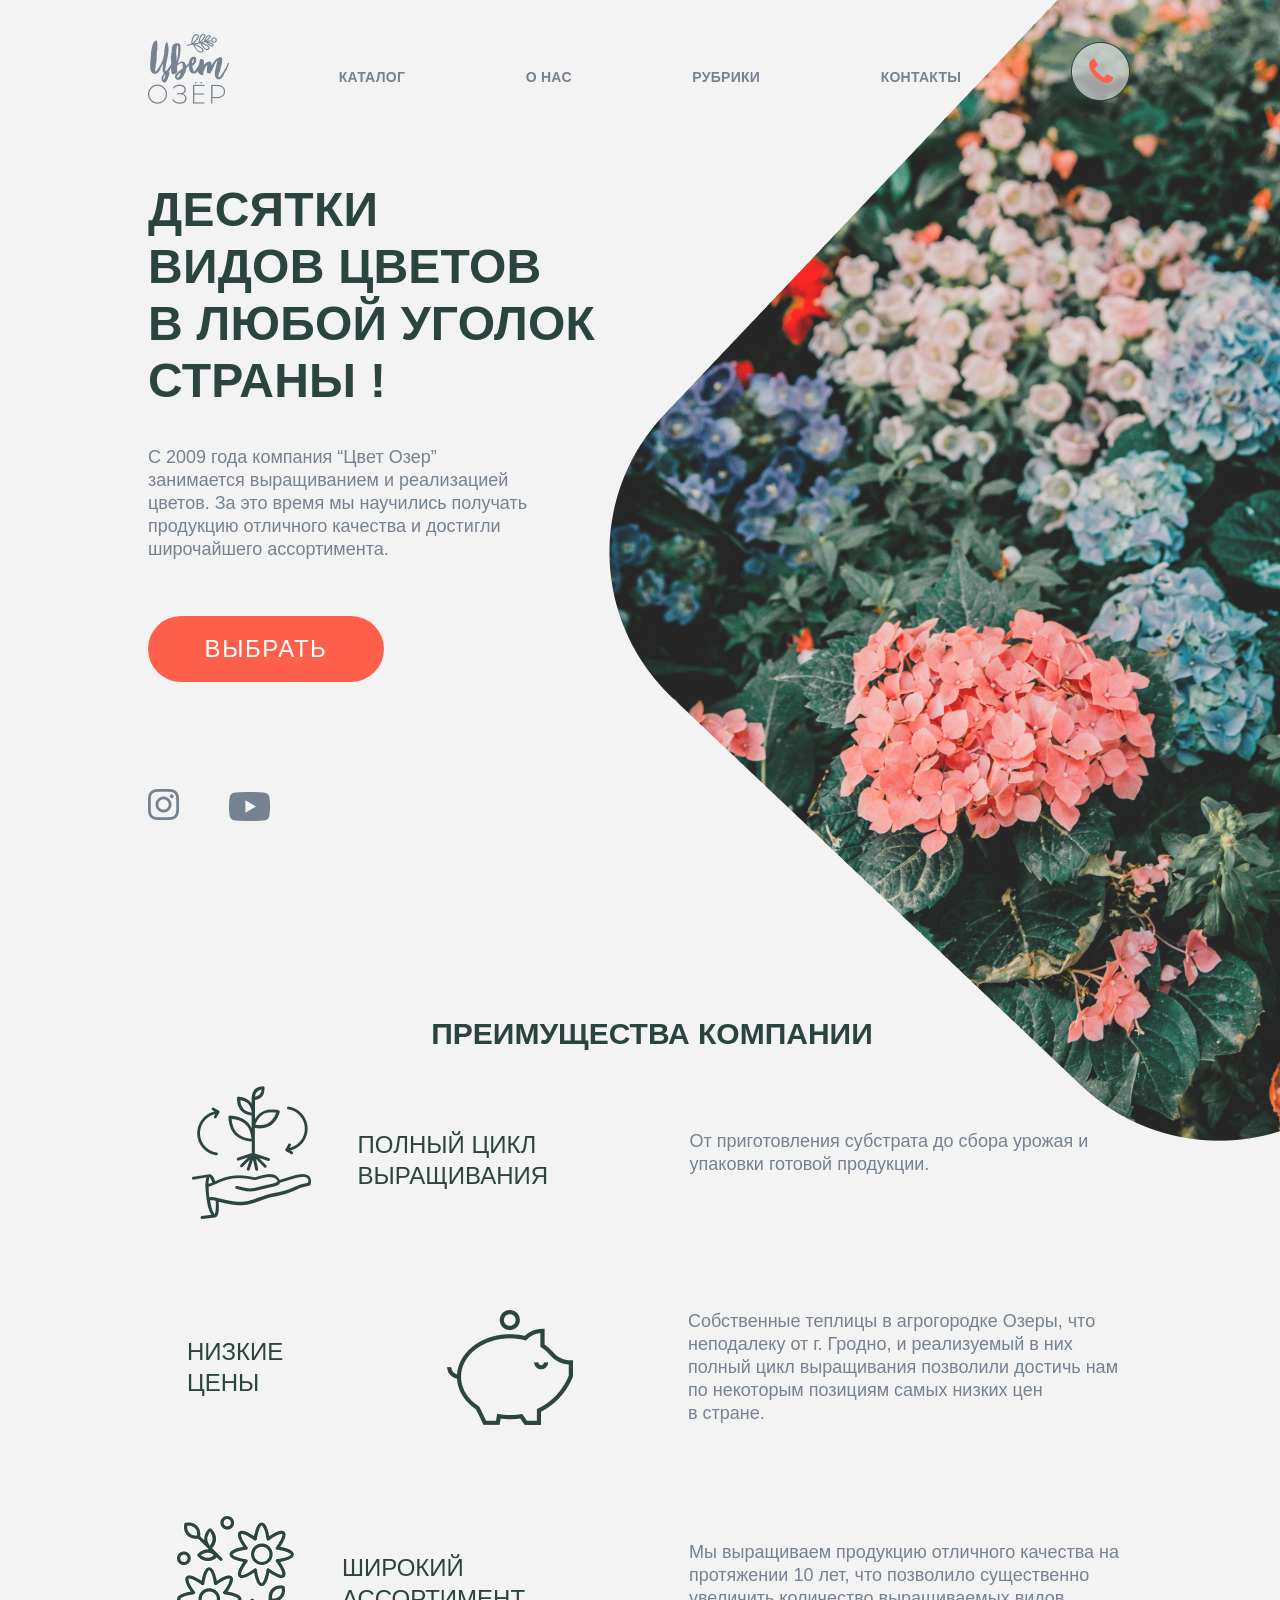
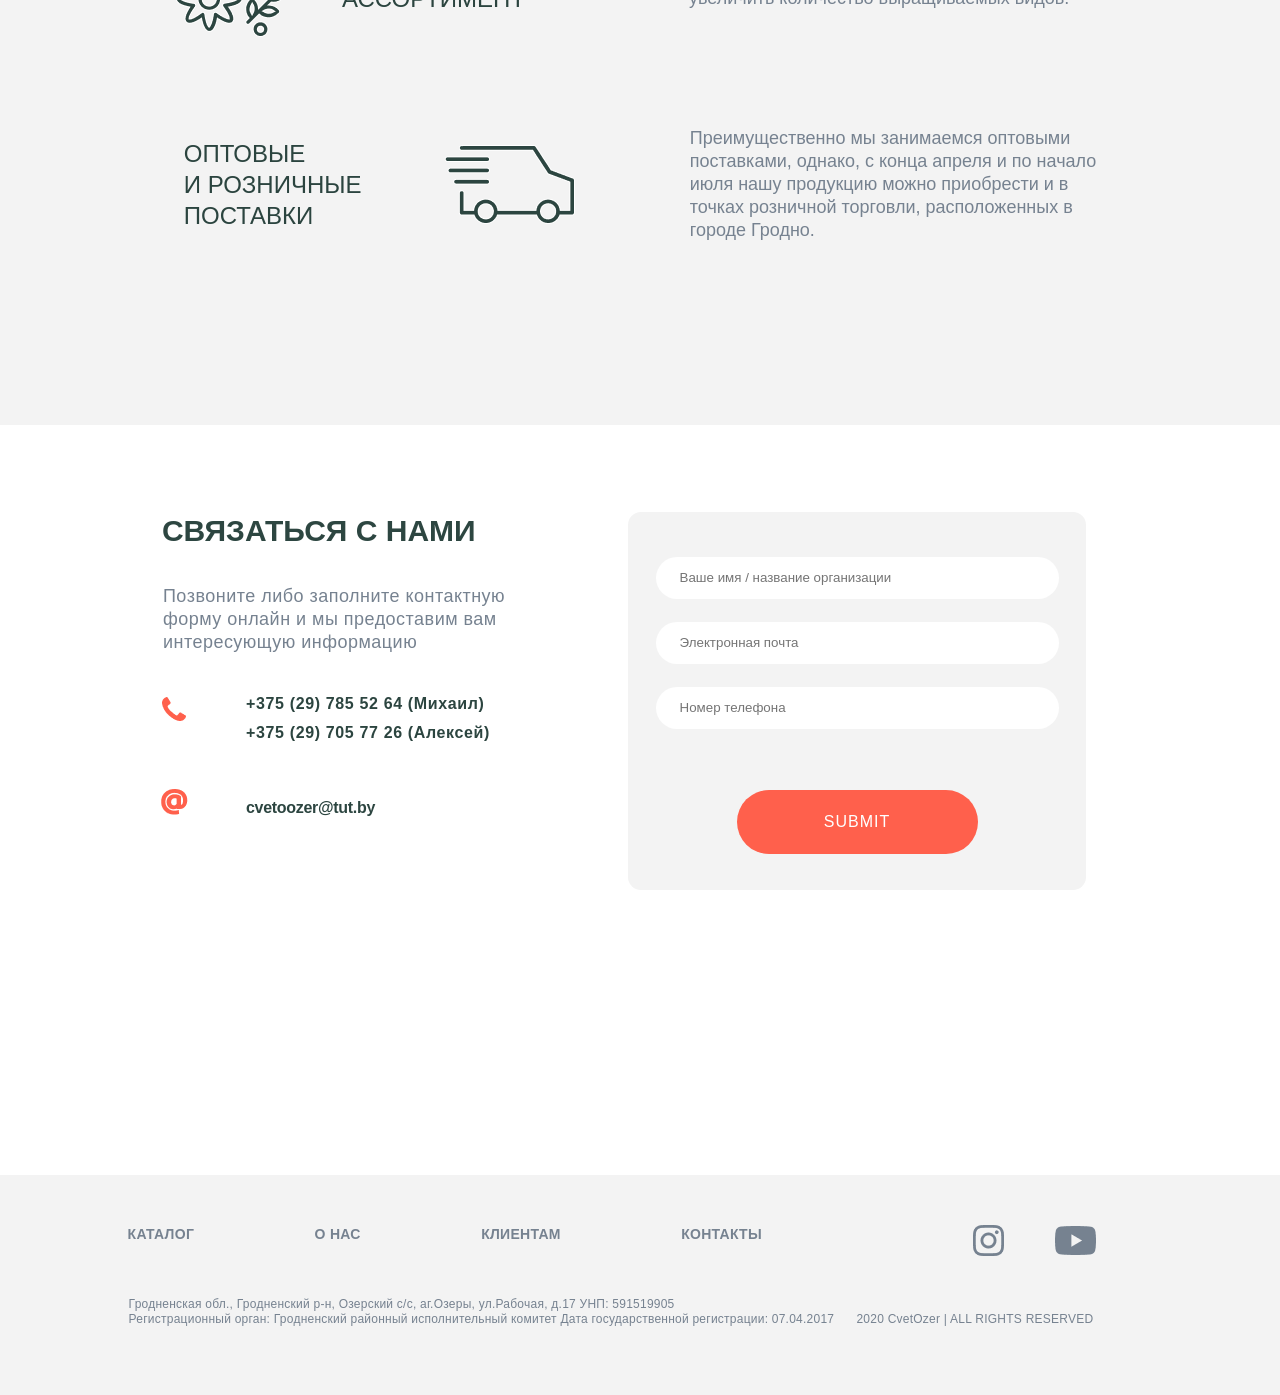
<file: CvetOzera/index.html>
<!doctype html>
<html lang="ru">
<head>
    <meta charset="UTF-8">
    <meta name="viewport"
          content="width=device-width, user-scalable=no, initial-scale=1.0, maximum-scale=1.0, minimum-scale=1.0">
    <meta http-equiv="X-UA-Compatible" content="ie=edge">
    <link rel="stylesheet" href="style.css">
    <title>CvetOzera</title>
</head>
<body>
<div class="top-background">
    <div class="flex">
        <div class="head-nav-content flex">
            <div class="logo">
                <a href="#"><img src="img_landing/Group%2080logo.png" alt="Logo"></a>
            </div>
            <div class="head-nav flex">
                <nav class="nav-links">
                    <a class="head-link catalog" href="catalog/catalog.html">каталог</a>
                    <a class="head-link about" href="#">о нас</a>
                    <a class="head-link articles" href="#">рубрики</a>
                    <a class="head-link contacts" href="#">контакты</a>
                </nav>
            </div>
            <div class="nav-call flex">
                <a href=""><img src="img_landing/Group%2043phone.png" alt="Phone"></a>
            </div>
        </div>
    </div>
    <div class="content-start flex">
        <div class="head-main-content">
            <div class="head-main-content-text">
                <div class="head-text-title">
                    <h1 class="head-title-content">
                        <p>десятки</p>
                        <p>видов цветов</p>
                        <p>в любой уголок</p>
                        <p>страны !</p></h1>
                </div>
                <div class="head-text-usual">
                    <p class="text">С 2009 года компания “Цвет Озер”</p>
                    <p class="text">занимается выращиванием и реализацией</p>
                    <p class="text">цветов. За это время мы научились получать</p>
                    <p class="text">продукцию отличного качества и достигли</p>
                    <p class="text">широчайшего ассортимента.</p>
                </div>
            </div>
            <button class="select">Выбрать</button>
            <div class="head-socials">
                <a class="instagram-link social-link" href="#"><img src="img_landing/Group%2034Instagram.png"></a>
                <a class="youtube-link social-link" href="#"><img src="img_landing/VectorYoutube.png"></a>
            </div>
        </div>
        <div class="middle-img flex">
            <div class="flower"></div>
            <div class="can"></div>
        </div>
    </div>
    <div class="main-container flex">
        <div class="advantages flex">
            <h2 class="container-main-title">преимущества компании</h2>
            <div class="first-advantage flex">
                <img src="img_landing/Group%2035Grown.png" alt="Cycle">
                <div class="title-advantage-first-content">
                    <h3><p class="title-advantage">полный цикл</p>
                        <p class="title-advantage">выращивания</p>
                    </h3>
                </div>
                <div class="advantage-usual-text">
                    <p>От приготовления субстрата до сбора урожая и</p>
                    <p>упаковки готовой продукции.</p>
                </div>
            </div>
            <div class="second-advantage flex">
                <div class="title-advantage-second-content">
                    <h3><p class="title-advantage">низкие</p>
                        <p class="title-advantage">цены</p>
                    </h3>
                </div>
                <img src="img_landing/Group%2036Pig.png" alt="Pig" class="pig">
                <div class="advantage-usual-text second-advantage-usual-text">
                    <p class="text">Собственные теплицы в агрогородке Озеры, что</p>
                    <p class="text">неподалеку от г. Гродно, и реализуемый в них</p>
                    <p class="text">полный цикл выращивания позволили достичь нам</p>
                    <p class="text">по некоторым позициям самых низких цен</p>
                    <p class="text">в стране.</p>
                </div>
            </div>
            <div class="third-advantage flex">
                <img src="img_landing/GroupAssortiment.png" alt="Assortment">
                <div class="title-advantage-third-content">
                    <h3><p class="title-advantage">широкий</p>
                        <p class="title-advantage">ассортимент</p>
                    </h3>
                </div>
                <div class="advantage-usual-text third-advantage-usual-text">
                    <p class="text">Мы выращиваем продукцию отличного качества на</p>
                    <p class="text">протяжении 10 лет, что позволило существенно</p>
                    <p class="text">увеличить количество выращиваемых видов.</p>
                </div>
            </div>
            <div class="forth-advantage flex">
                <div class="title-advantage-forth-content">
                    <h3><p class="title-advantage">оптовые</p>
                        <p class="title-advantage">и розничные</p>
                        <p class="title-advantage">поставки</p>
                    </h3>
                </div>
                <img src="img_landing/GroupCar.png" alt="Car" class="car">
                <div class="advantage-usual-text forth-advantage-usual-text">
                    <p class="text">Преимущественно мы занимаемся оптовыми</p>
                    <p class="text">поставками, однако, с конца апреля и по начало</p>
                    <p class="text">июля нашу продукцию можно приобрести и в</p>
                    <p class="text">точках розничной торговли, расположенных в</p>
                    <p class="text">городе Гродно.</p>
                </div>
            </div>
        </div>
    </div>
</div>
<div class="contact-container flex">
    <div class="contact-inf flex">
        <div class="contact-inf-content">
            <h2 class="container-main-title">связаться с нами</h2>
            <div class="contact-inf-usual-text">
                <p class="text">Позвоните либо заполните контактную</p>
                <p class="text">форму онлайн и мы предоставим вам</p>
                <p class="text">интересующую информацию</p>
            </div>
        </div>
        <div class="phone-contacts flex">
            <img src="img_landing/VectorPhone-contact.png" alt="Phone">
            <div class="phone-number">
                <a href="tel:+375297855264">+375 (29) 785 52 64 (Михаил)</a>
                <a class="alex-number" href="tel:+375297057726">+375 (29) 705 77 26 (Алексей)</a>
            </div>
        </div>
        <div class="mail-contact">
            <a href="mailto:cvetoozer@tut.by" class="mail-margin"><img src="img_landing/@E-mail.png" alt="E-mail"></a>
            <a class="phone-number mail" href="mailto:cvetoozer@tut.by">cvetoozer@tut.by</a>
        </div>
        <img src="img_landing/GroupFlowers_link.png" alt="Flower" class="contact-flower">
    </div>
    <div class="contact-form flex">
        <form class="contact-form-content flex">
            <input type="text" class="contact-form-input first-contact-form-input"
                   placeholder="Ваше имя / название организации">
            <input type="text" class="contact-form-input" placeholder="Электронная почта">
            <input type="text" class="contact-form-input" placeholder="Номер телефона">
            <input type="submit">
        </form>
    </div>
</div>
<footer>
    <div class="footer-links flex">
        <div class="footer-content-left flex">
            <nav class="footer-nav">
                <a class="head-link catalog" href="catalog/catalog.html">каталог</a>
                <a class="head-link about" href="#">о нас</a>
                <a class="head-link clients" href="#">клиентам</a>
                <a class="head-link contacts" href="#">контакты</a>
            </nav>
            <div class="place-text">
                <p class="footer-text">Гродненская обл., Гродненский р-н, Озерский с/с, аг.Озеры, ул.Рабочая, д.17 УНП:
                    591519905</p>
                <p class="footer-text">Регистрационный орган: Гродненский районный исполнительный комитет Дата
                    государственной регистрации: 07.04.2017</p>
            </div>
        </div>
        <div class="footer-content-right flex">
            <div class="socials">
                <a class="instagram-link social-link" href="#"><img src="img_landing/Group%2034Instagram.png"></a>
                <a class="youtube-link social-link" href="#"><img src="img_landing/VectorYoutube.png"
                                                                  class="youtube-link-img"></a>
            </div>
            <div class="policy-text">
                <p class="footer-text">2020 CvetOzer | ALL RIGHTS RESERVED</p>
            </div>
        </div>
    </div>
</footer>
</body>
</html>
</file>
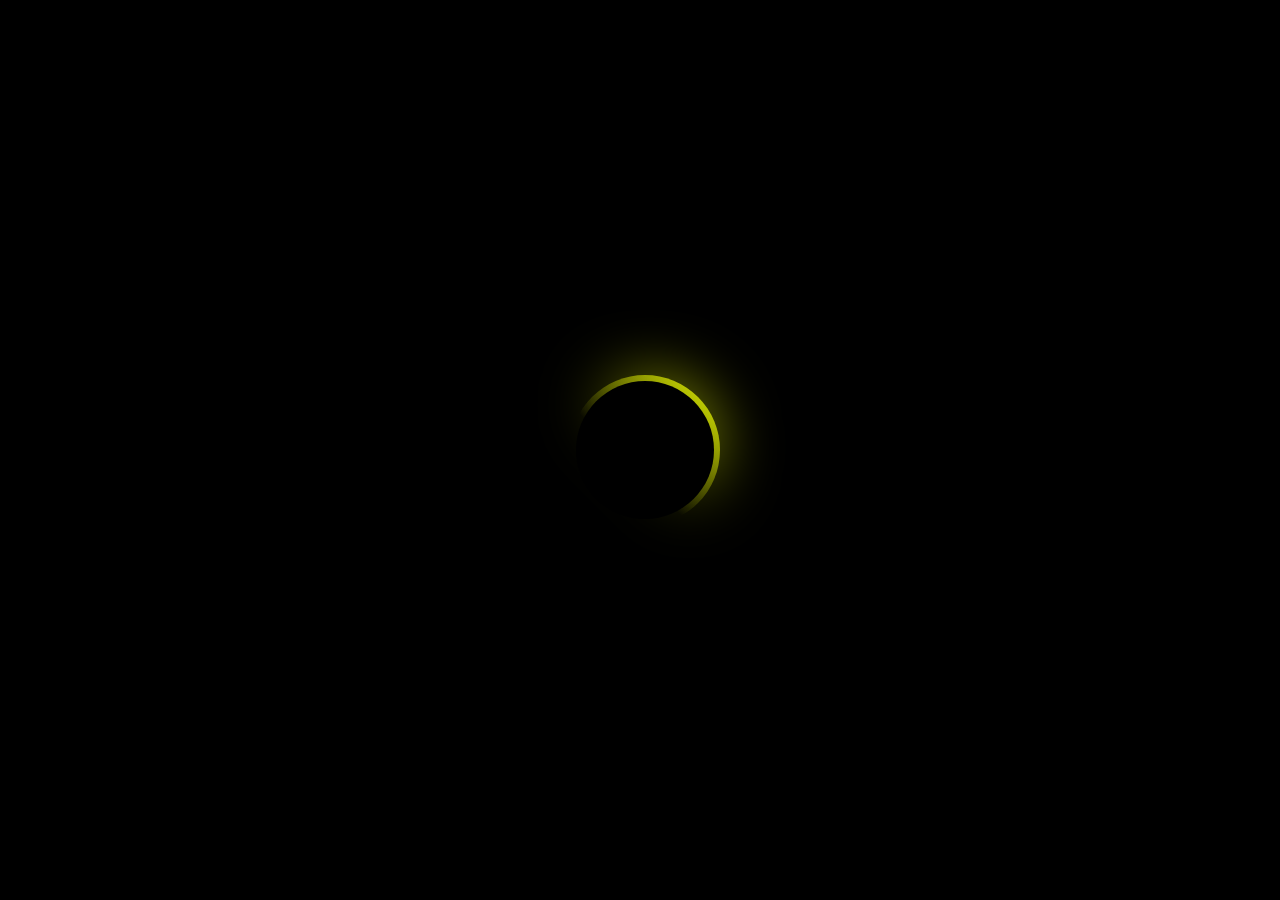
<file: Loader/index.html>
<!DOCTYPE html>
<html lang="en" dir="ltr">
  <head>
    <meta charset="utf-8">
    <title>Gradient Loader</title>
    <link rel="stylesheet" href="style.css"></link>
  </head>
  <body>
    <<div class="loader">

    </div>
  </body>
</html>
</file>
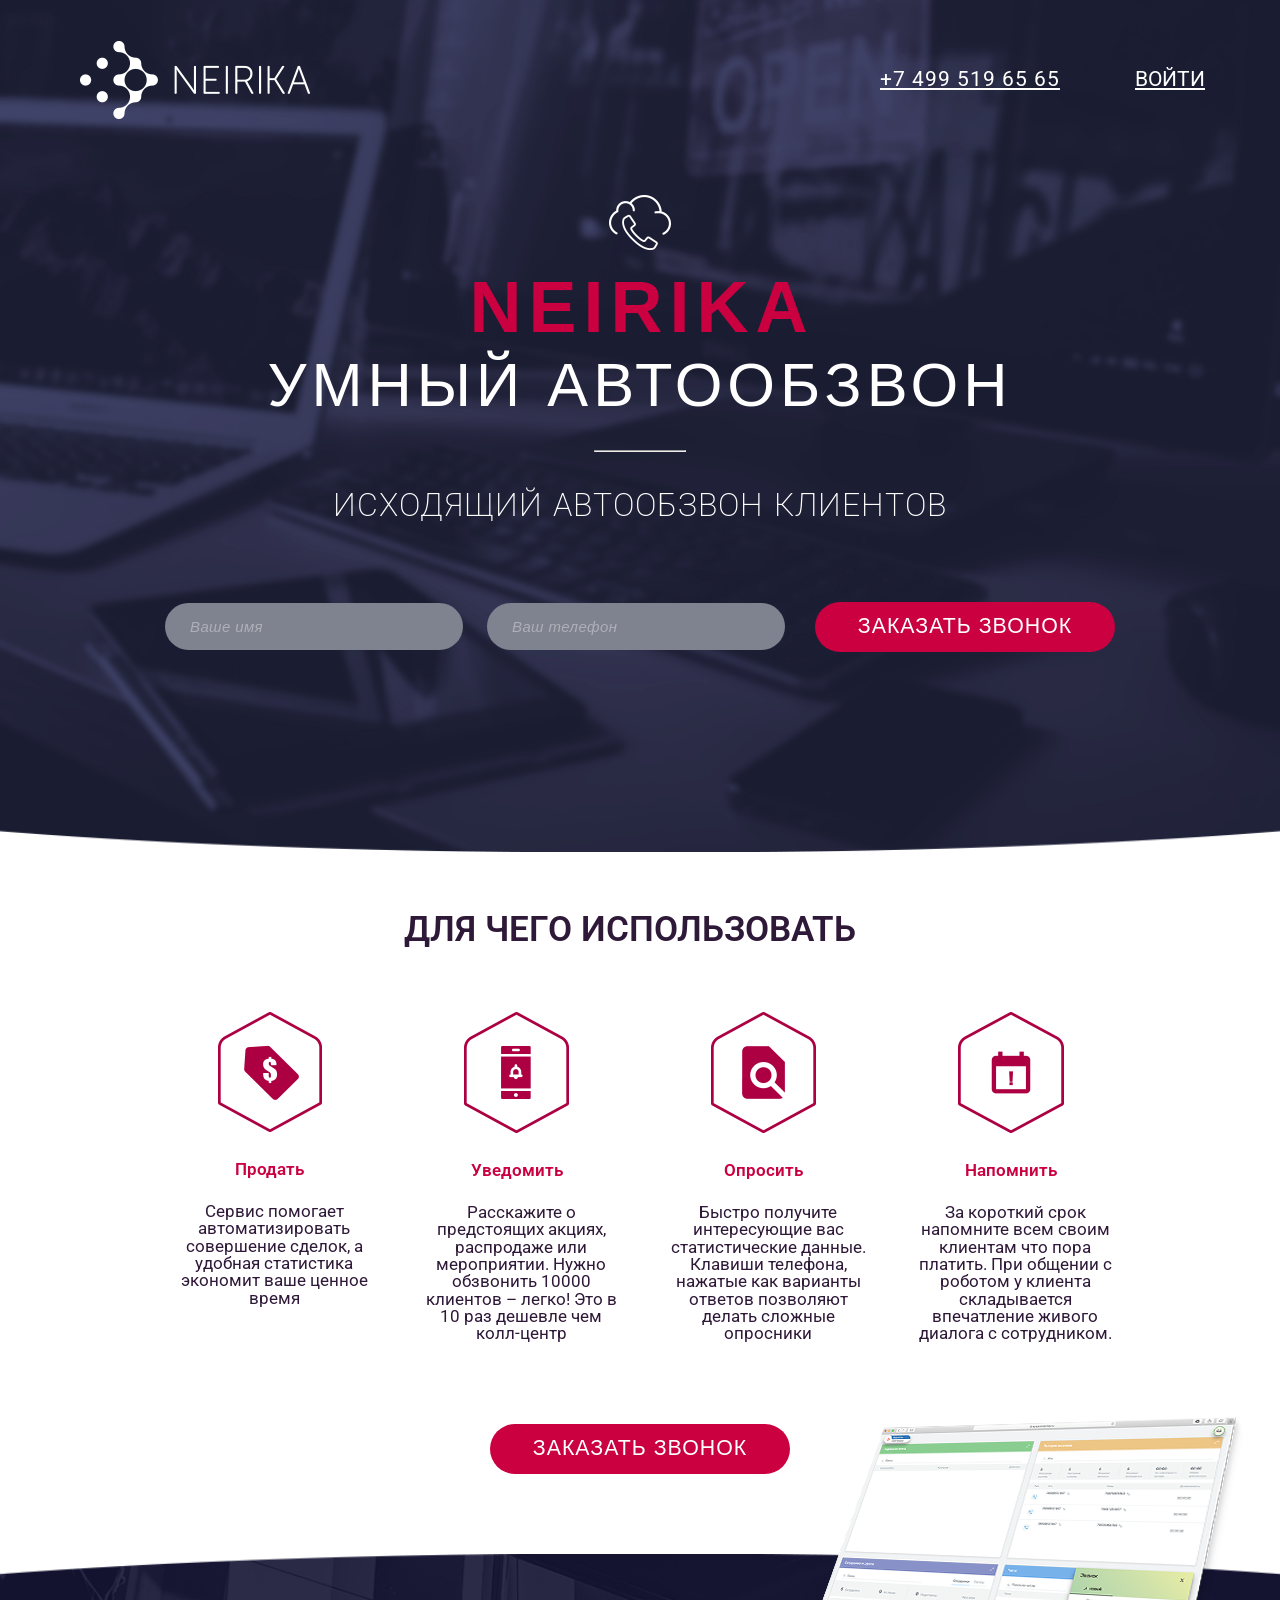
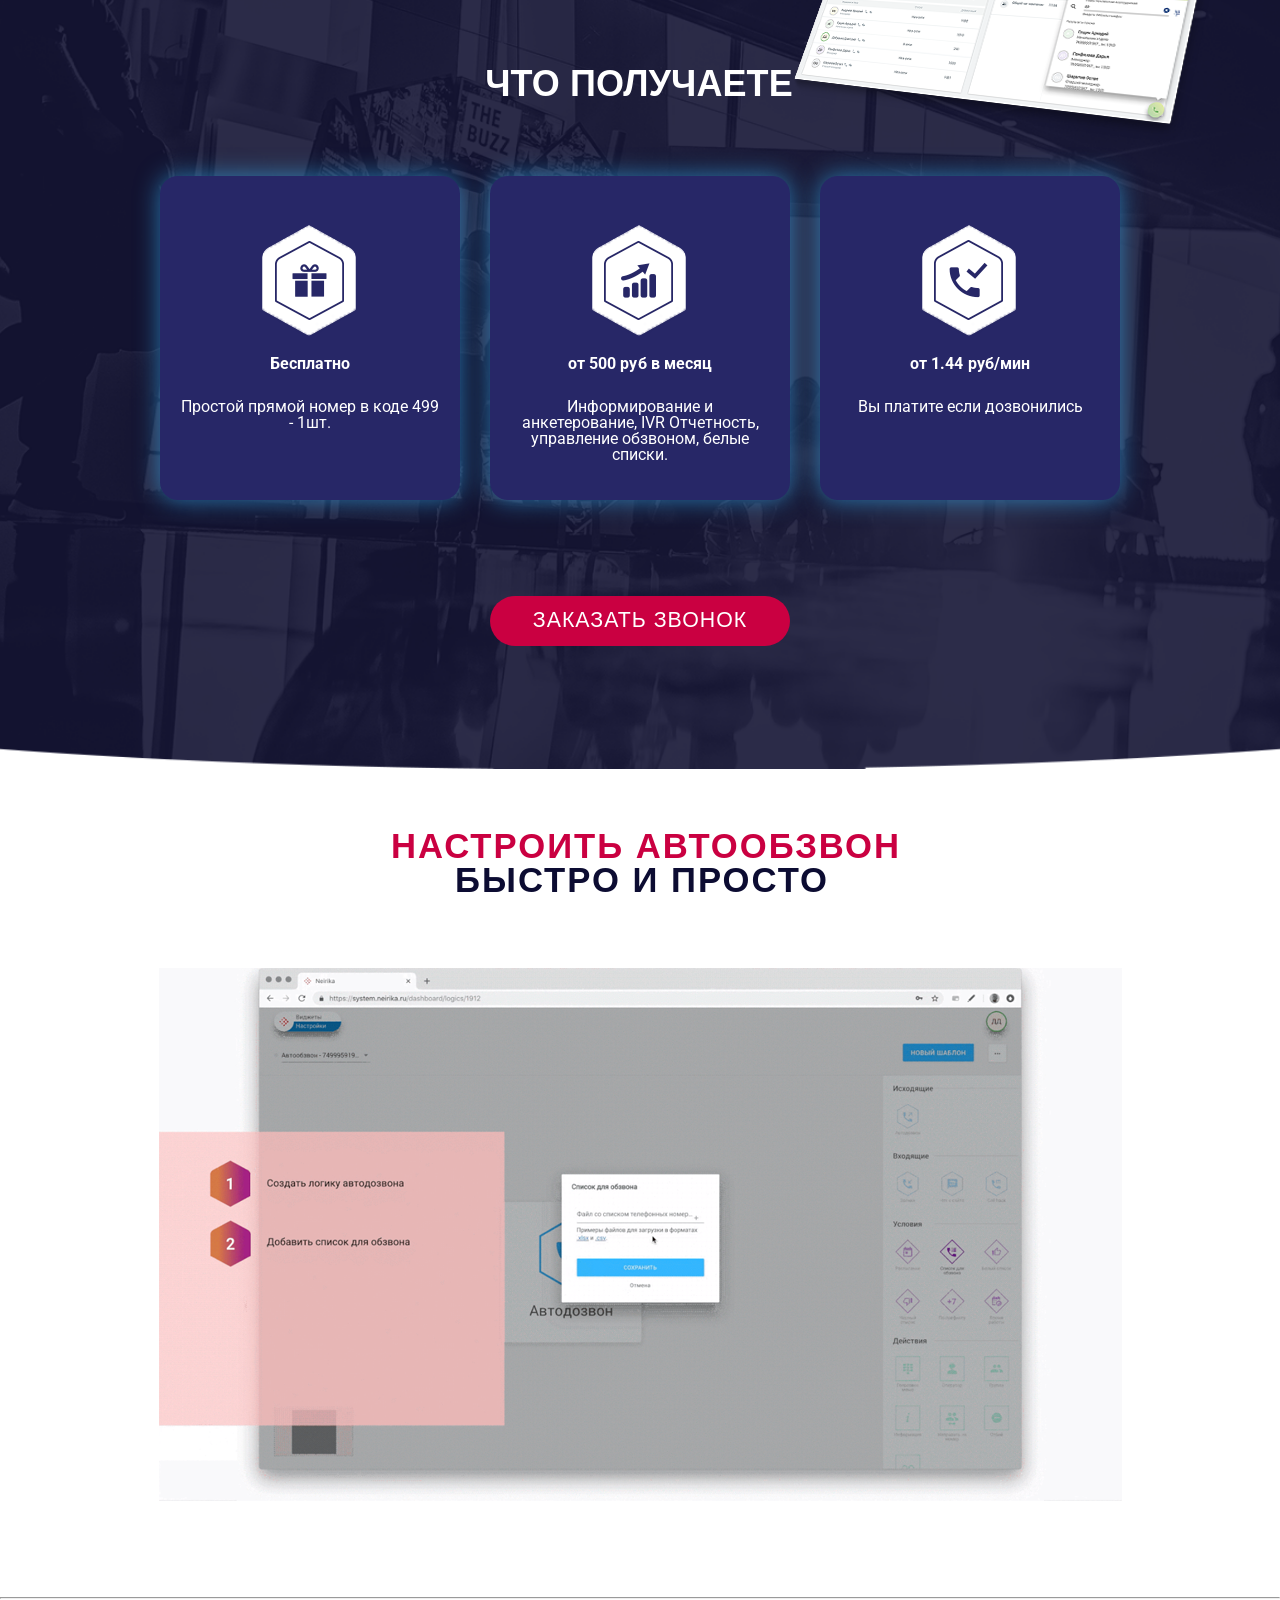
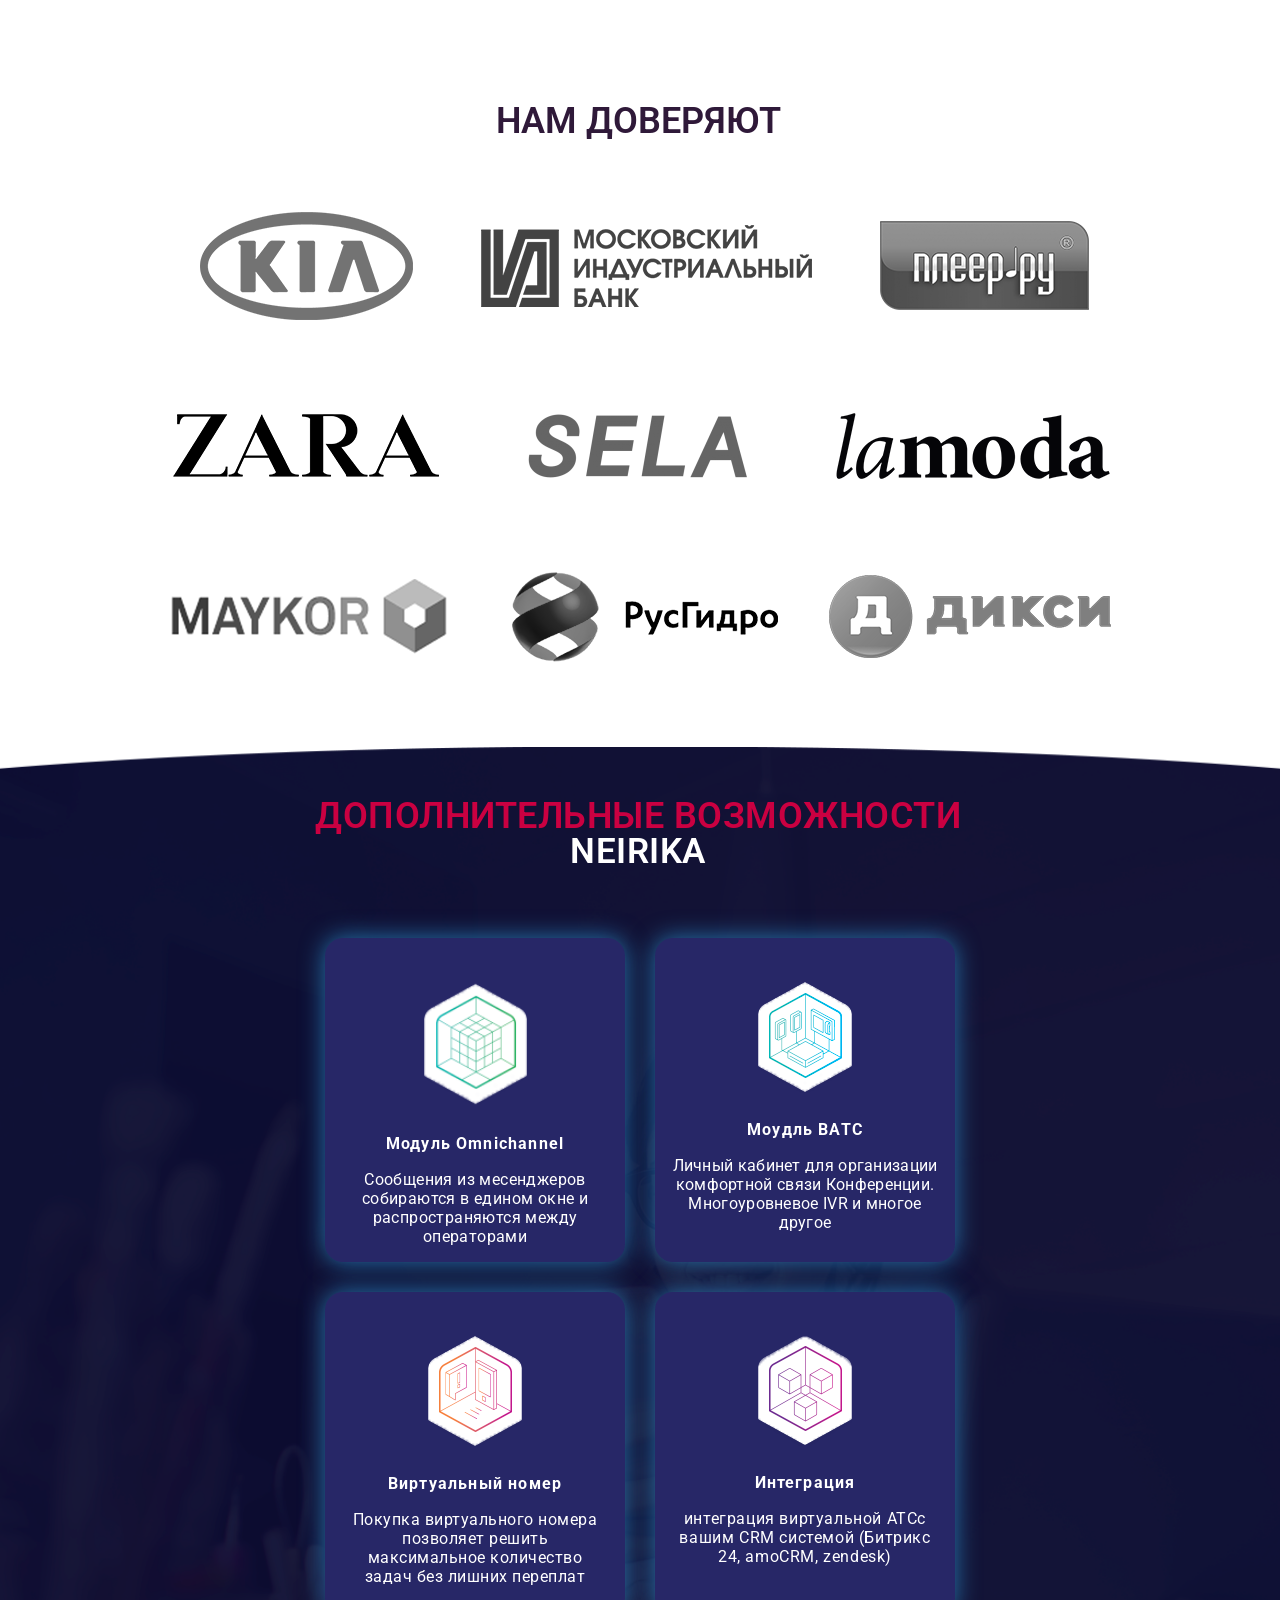
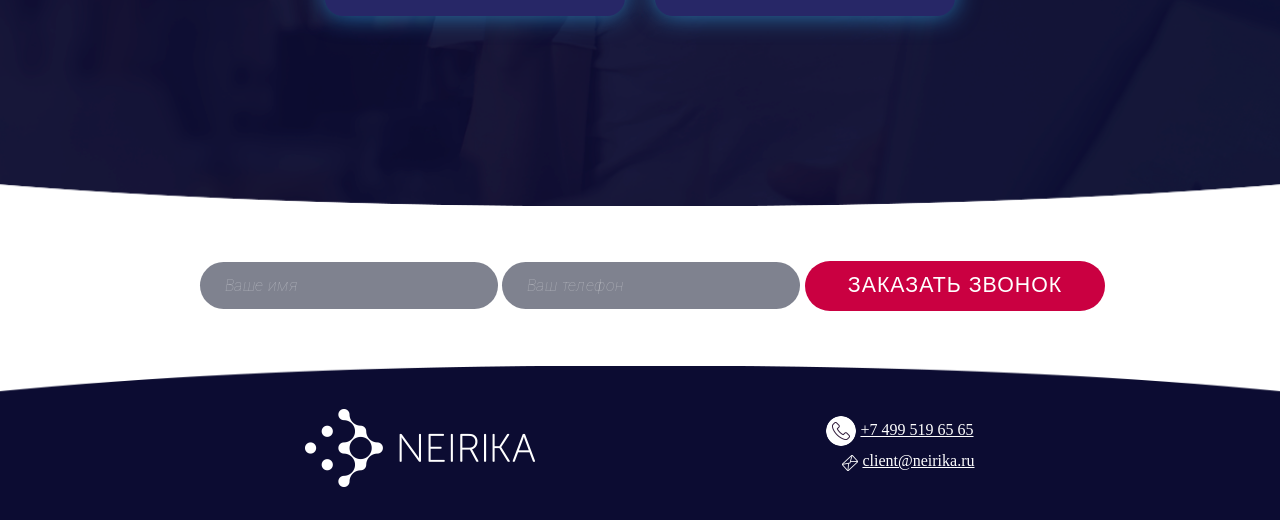
<file: Neirika/index.html>
<!doctype html>
<html lang="ru">
<head>
    <meta charset="UTF-8">
    <meta name="viewport"
          content="width=device-width, user-scalable=no, initial-scale=1.0, maximum-scale=1.0, minimum-scale=1.0">
    <meta http-equiv="X-UA-Compatible" content="ie=edge">
    <title>Умный автообзвон</title>
    <link href="https://fonts.googleapis.com/css?family=Roboto" rel="stylesheet">
    <link rel="stylesheet" href="reset.css">
    <link rel="stylesheet" href="style.css">
</head>
<body>
<div class="Background1">
    <header>
        <nav>
            <ul class="ul">
                <li class="li"><a href="#"><img src="img/Logo.png" alt="Neirika" class="logo"></a></li>
                <div class="contacts">
                    <li><a href="tel:74995196565" class="phone">+7 499 519 65 65</a></li>
                    <li><a href="#" class="enter">Войти</a></li>
                </div>
            </ul>
        </nav>
    </header>


    <main>
        <div class="name">
            <div>
                <img src="img/Cloud.png" alt="Cloud" class="cloud">
                <h1 class="head_title"><span class="logo_title" >Neirika</span>
                    <p class="smart_calls">Умный автообзвон</p></h1>
                <hr class="separate">
                <h2 class="outcoming_call">Исходящий автообзвон клиентов</h2>
            </div>
            <form name="your_phone" action="#" method="get" class="data_input">
                <div class="form1">
                <input class="input_name" type="text" name="name" placeholder="Ваше имя">
                <input class="input_phone" type="text" name="phone" placeholder="Ваш телефон">
                <button type="submit" class="button1">Заказать звонок</button>
                </div>
            </form>
        </div>
</div>
        <div class="article-use">
            <h2 class="title_using">Для чего использовать</h2>
            <div class="flex-container1">
                <div class="flex-container-midle">
                <div class="flex-container-small">
                    <div   class="sell">
                    <img src="img/Sell.png" alt="Продать">
                    </div>
                    <p class="selling">Продать</p>
                    <p class="text-flex-container">Сервис помогает автоматизировать совершение сделок, а удобная статистика экономит ваше ценное
                        время</p>
                </div>
                <div class="flex-container-small">
                    <img src="img/Notofocations.png" alt="Уведомить">
                    <p class="notification">Уведомить</p>
                    <p class="text-flex-container">Расскажите о предстоящих акциях, распродаже
                        или мероприятии. Нужно обзвонить 10000 клиентов
                        – легко! Это в 10 раз дешевле чем колл-центр</p>
                </div>
                <div class="flex-container-small">
                    <img src="img/Ask.png" alt="Опросить">
                    <p class="asking">Опросить</p>
                    <p class="text-flex-container">Быстро получите интересующие вас статистические данные. Клавиши телефона, нажатые как варианты
                        ответов позволяют делать сложные опросники</p>
                </div>
                <div class="flex-container-small">
                    <img src="img/Remind.png" alt="Напомнить">
                    <p class="reminding">Напомнить</p>
                    <p class="text-flex-container">За короткий срок напомните всем своим клиентам что пора платить.
                        При общении с роботом у клиента складывается
                        впечатление живого диалога с сотрудником.</p>
                </div>
                </div>
            </div>
            <p>
                <div class="button_usage_title">
                <button type="submit" class="button_usage">Заказать звонок</button>
        </div>
            </p>
            <div class="Background2">
        <div class="table_title">
        <div class="table">
            <img src="img/Table.png" alt="таблица" class="table_picture">
        </div>
        </div>
        <div class="get">
            <div class="flex-container">
                <h2 class="article_get">Что получаете</h2>
                <div class="big_flex">
                <div class="small_flex">
                    <img src="img/Present3.png" alt="Бесплатно" class="present">
                    <p class="present_title">Бесплатно</p>
                    <p class="present_title1">Простой прямой номер в коде 499 - 1шт.</p>
                </div>
                <div class="small_flex">
                    <img src="img/Rise2.png" alt="от 500 руб в месяц" class="price">
                    <p class="price_title">от <span class="rub">500</span> руб в месяц</p>
                    <p class="price_title1">Информирование и анкетерование, IVR Отчетность, управление обзвоном, белые списки.</p>
                </div>
                <div class="small_flex">
                    <img src="img/Calls3.png" alt="от 1.44 руб/минута" class="minutes">
                    <p class="minutes_title">от <span class="minutes_rub">1.44</span> руб/мин</p>
                    <p class="minutes_title1">Вы платите если дозвонились</p>
                </div>
                </div>
            </div>
            <p>
                <div class="button_get_title">
                <button type="submit" class="button_get">Заказать звонок</button>
            </div>
        </div>
            </p>
        </div>
        <div class="Settings">
            <h2 class="settings_title"><span class="part_one">Настроить автообзвон</span>
                <p><span class="part_two">быстро и просто</span></h2></p>
            <div class="set_print">
            <img src="img/Settings.png" alt="Settings" class="settings_picture">
            </div>
            <hr class="set_line">
        </div>
        <div class="Partners">
            <h2 class="title_partners">Нам доверяют</h2>
            <div class="logo_prints">
            <div class="flex-container2">
                <img src="img/Kia.png" alt="Kia" class="row_print_one">
                <img src="img/moscowBank.png" alt="Moscow Industrial Bank" class="row_print_one">
                <img src="img/meep.png" alt="Meep.ru" class="row_print_one">
            </div>
            <div class="flex-container2">
                <img src="img/Zara.png" alt="Zara" class="row_print_two">
                <img src="img/Sela.png" alt="Sela" class="row_print_two">
                <img src="img/lamoda.png" alt="Lamoda" class="row_print_two">
            </div>
            <div class="flex-container2">
                <img src="img/maykor.png" alt="Maykor" class="row_print_three">
                <img src="img/RusGidro.png" alt="RusGidro" class="row_print_three">
                <img src="img/dixi.png" alt="Dixi" class="row_print_three">
            </div>
            </div>
        </div>
<div class="Background3">
        <div class="additional_features">
            <h2 class="title_feat"><span class="extra_features">Дополнительные возможности</span><p><span class="neirika_feat">Neirika</span></h2></p>
            <div class="big_box1">
            <div class="column1">
                <div class="flex_features1">
                <!--<div class="extra_ability1">-->
                    <div class="small_features">
                        <img src="img/Box4.png" class="box1">
                        <p class="omnichannel">Модуль Omnichannel</p>
                        <p class="omnichannel_text">Сообщения из месенджеров собираются
                        в едином окне и распространяются между операторами</p>
                    </div>
                </div>
                <!--</div>-->
                <div class="flex_features2">
                <div class="small_features">
                <img src="img/Box3.png" class="box2">
                    <p class="vatc">Моудль ВАТС</p>
                    <p class="vatc_text">Личный кабинет для организации комфортной связи Конференции.
                        Многоуровневое IVR и многое другое</p>
                </div>
                </div>
            </div>
            </div>
            <div class="column2">
                <div class="flex_features3">
                <div class="small_features">
                <img src="img/Box2.png" class="box3">
                    <p class="virt_num">Виртуальный номер</p>
                    <p class="virt_num_text">Покупка виртуального номера позволяет решить максимальное
                        количество задач без лишних переплат</p>
                </div>
                </div>
                <div class="flex_features4">
                <div class="small_features" >
                <img src="img/Box1.png" class="box4">
                    <p class="integration">Интеграция</p>
                    <p class="integration_text">интеграция виртуальной ATCс вашим CRM системой
                    (Битрикс 24, amoCRM, zendesk)</p>
                </div>
                </div>
            </div>
            </div>
</div>
        <!--</div>-->
            <div class="input_forms">
                <form name="your_phone" action="#" method="get" class="data_input1">
                    <div class="form2">
                    <input class="input_name1" type="text" name="name" placeholder="Ваше имя">
                    <input class="input_phone1"type="text" name="phone" placeholder="Ваш телефон">
                    <button type="submit" class="button_features">Заказать звонок</button>
                    </div>
                </form>
            </div>
    </main>
</div>
<div class="Background4">
<footer>
    <div class="foot_container">
        <div class="foot_logo">
            <a href="#"><img src="img/Logo.png" alt="Neirika" class="foot_neirika"></a>
        </div>
        <div class="contacts1">
            <div class="foot_phone">
                <img src="img/Phone1.png" alt="Phone">
                <a class="phone1" href="tel:74995196565">+7 499 519 65 65</a>
            </div>
            <div class="foot_mail">
                <img src="img/Message.png">
                <a class="mail" href="#">client@neirika.ru</a>
            </div>
        </div>
    </div>
</footer>
</div>
</body>


</html>
</file>
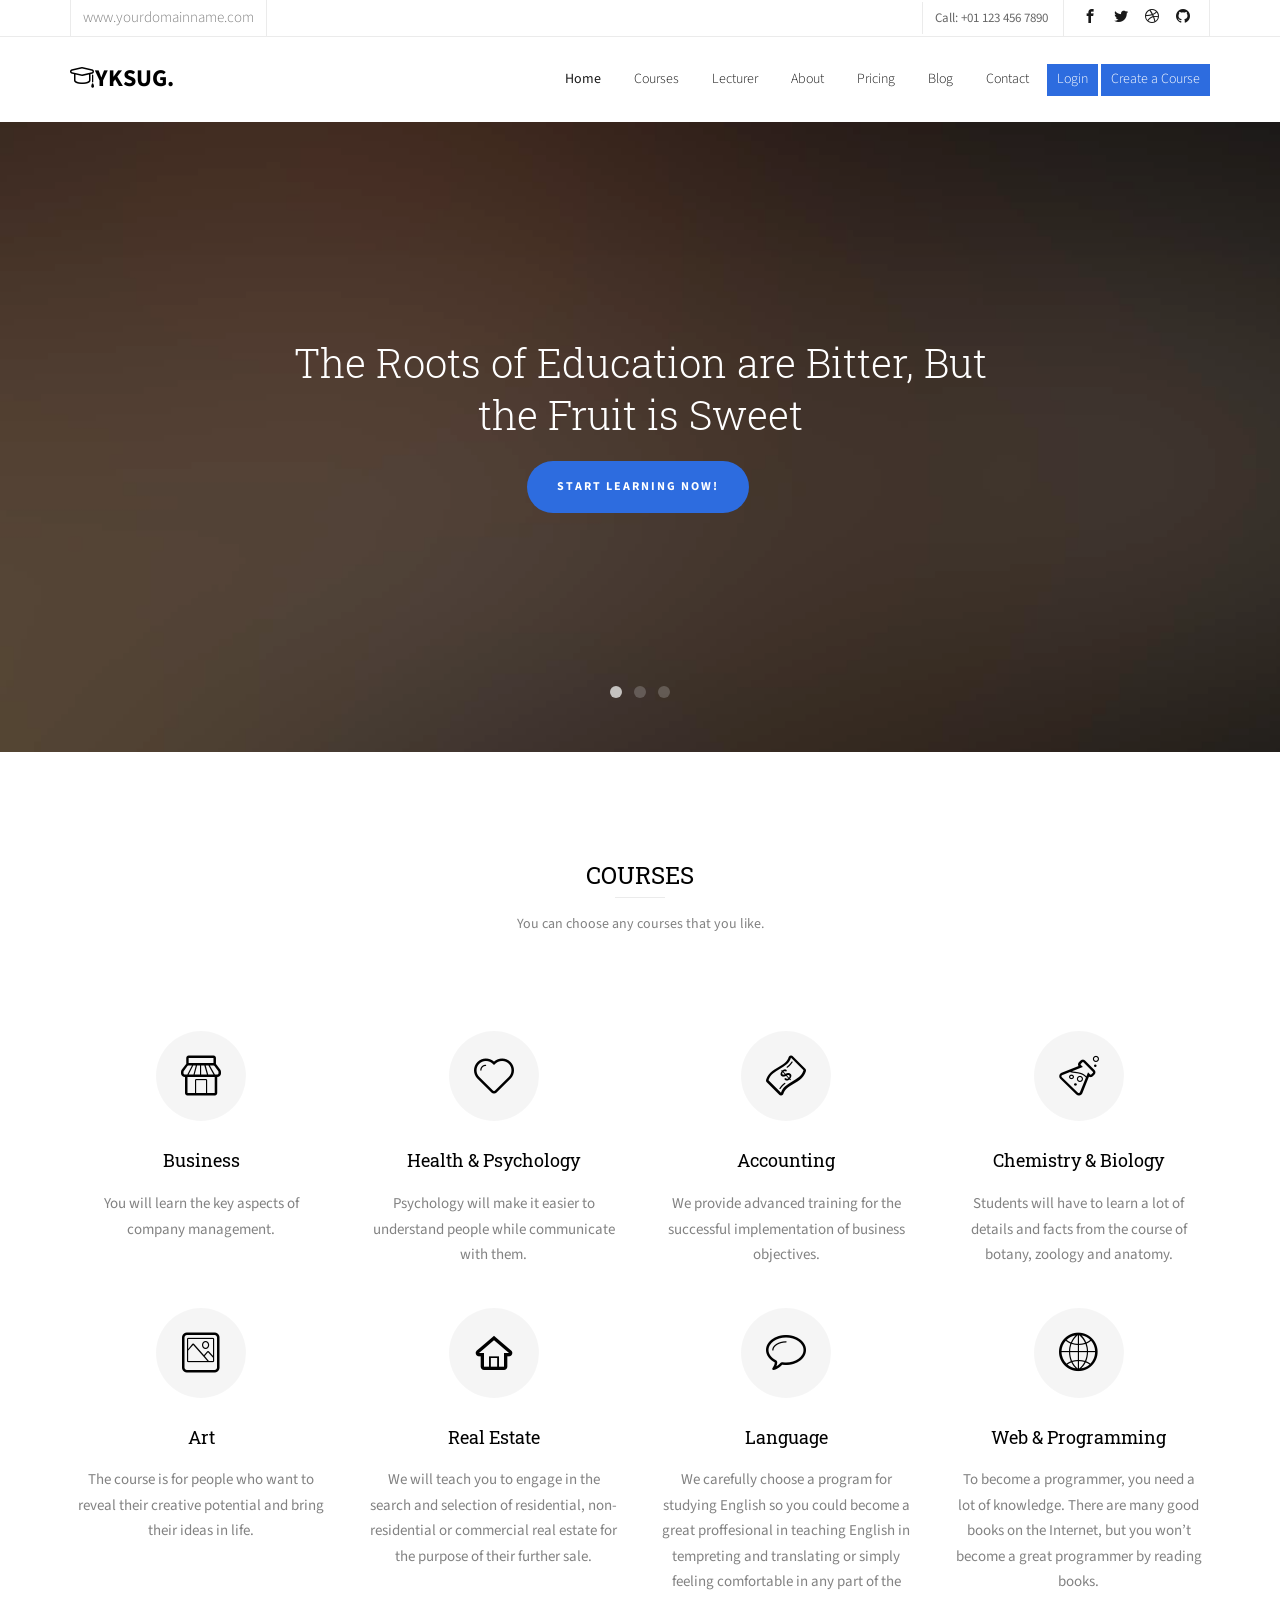
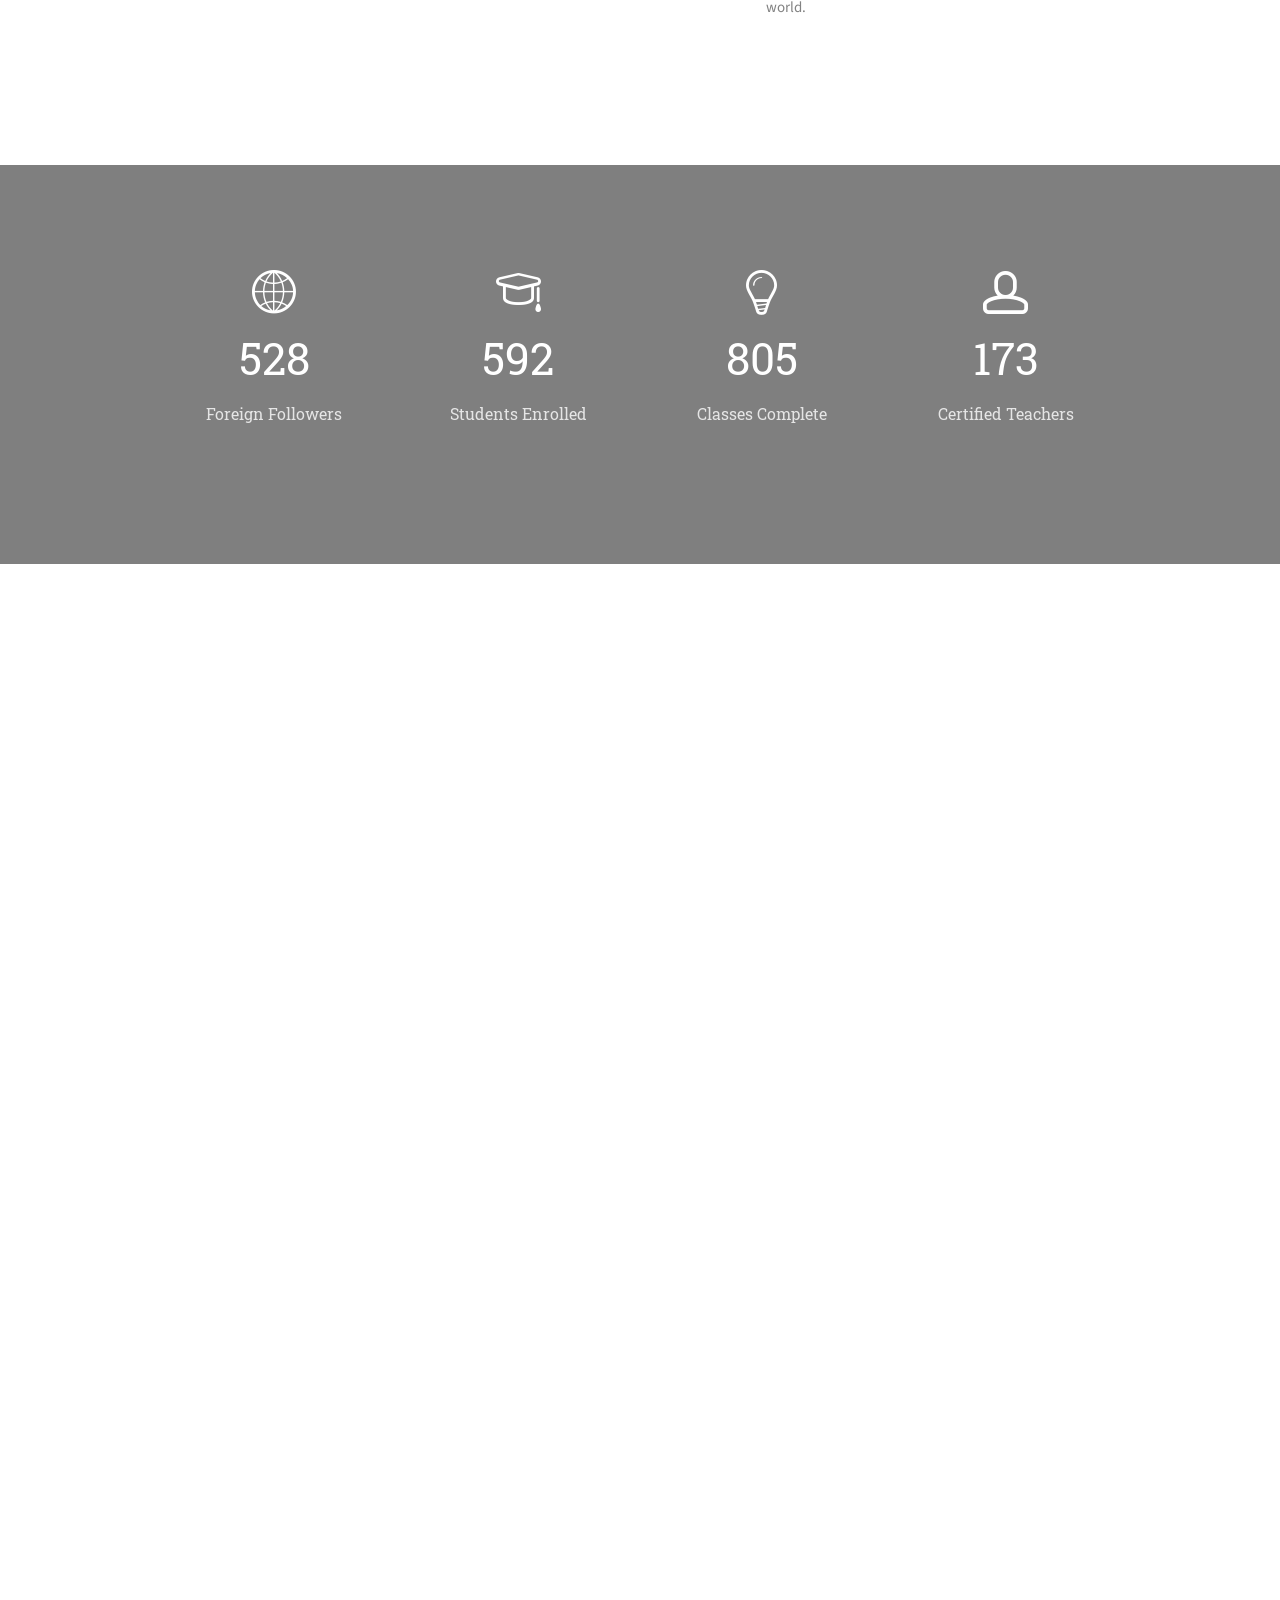
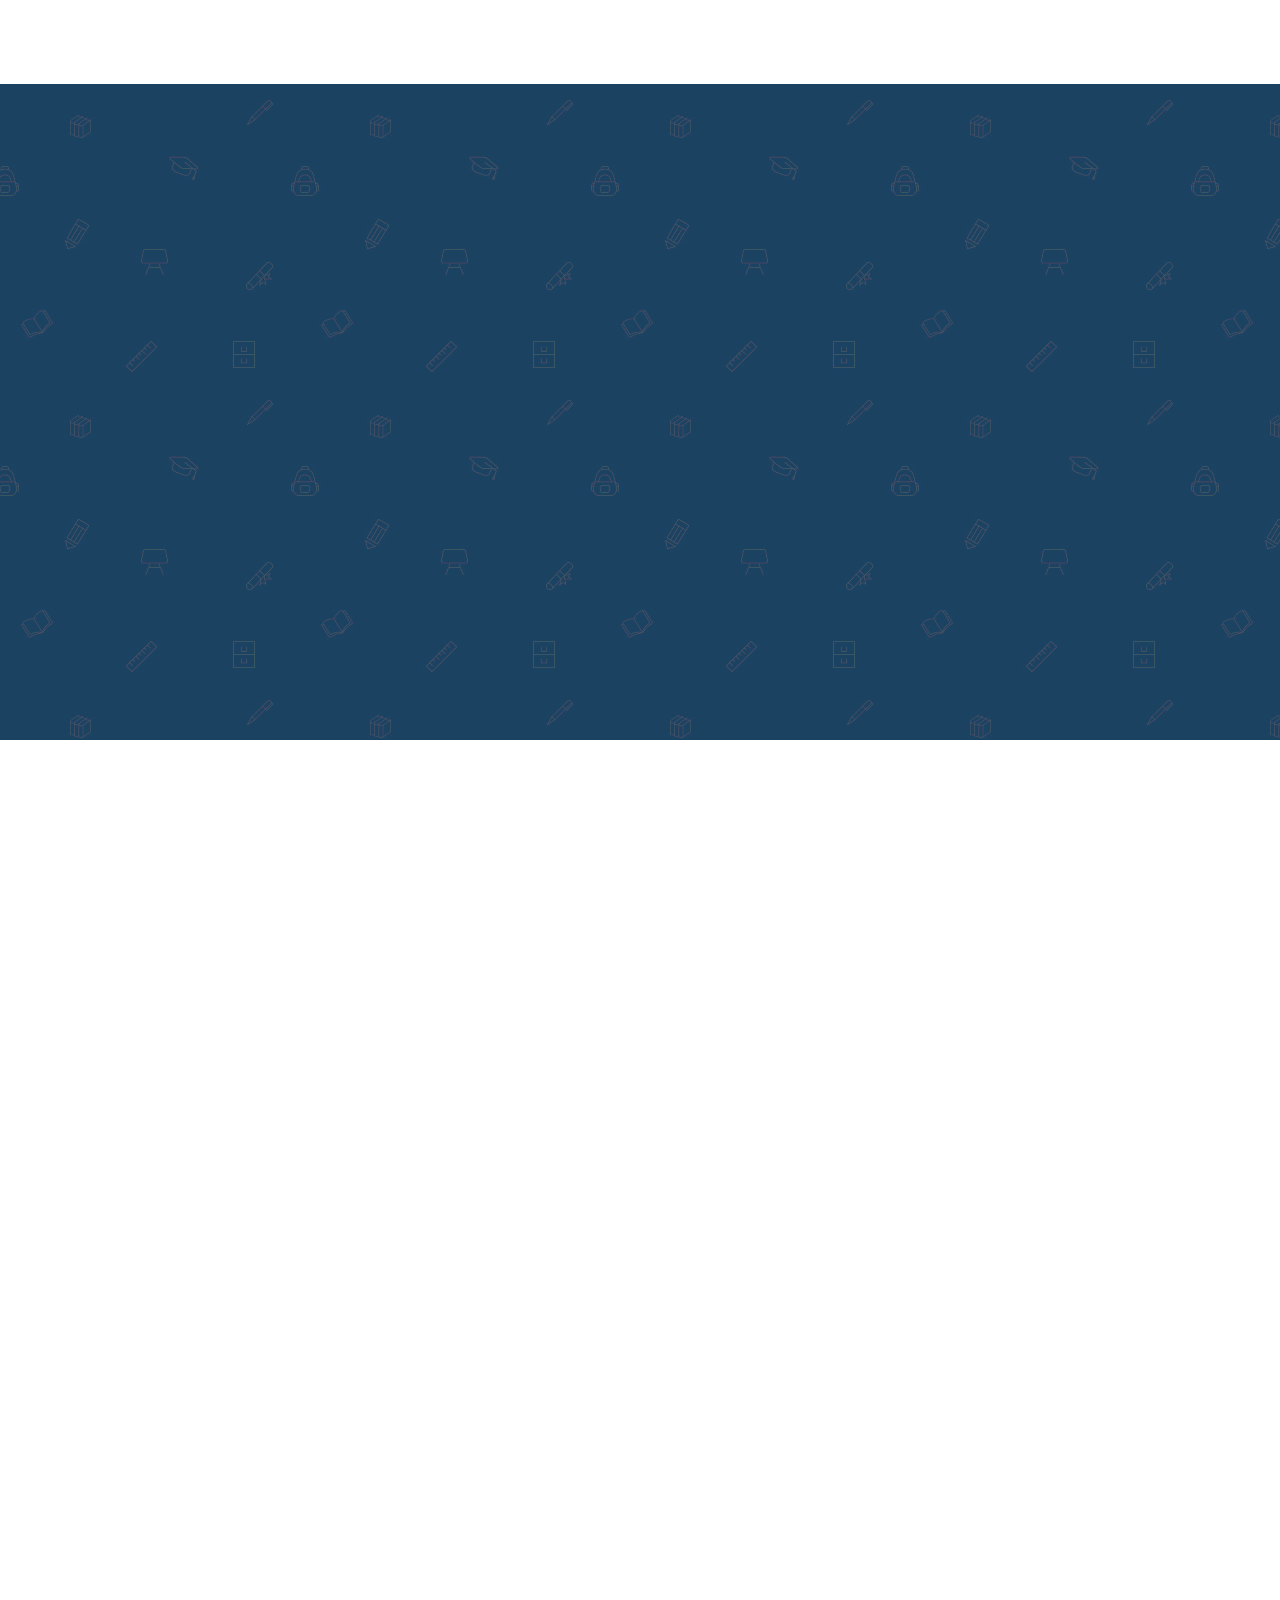
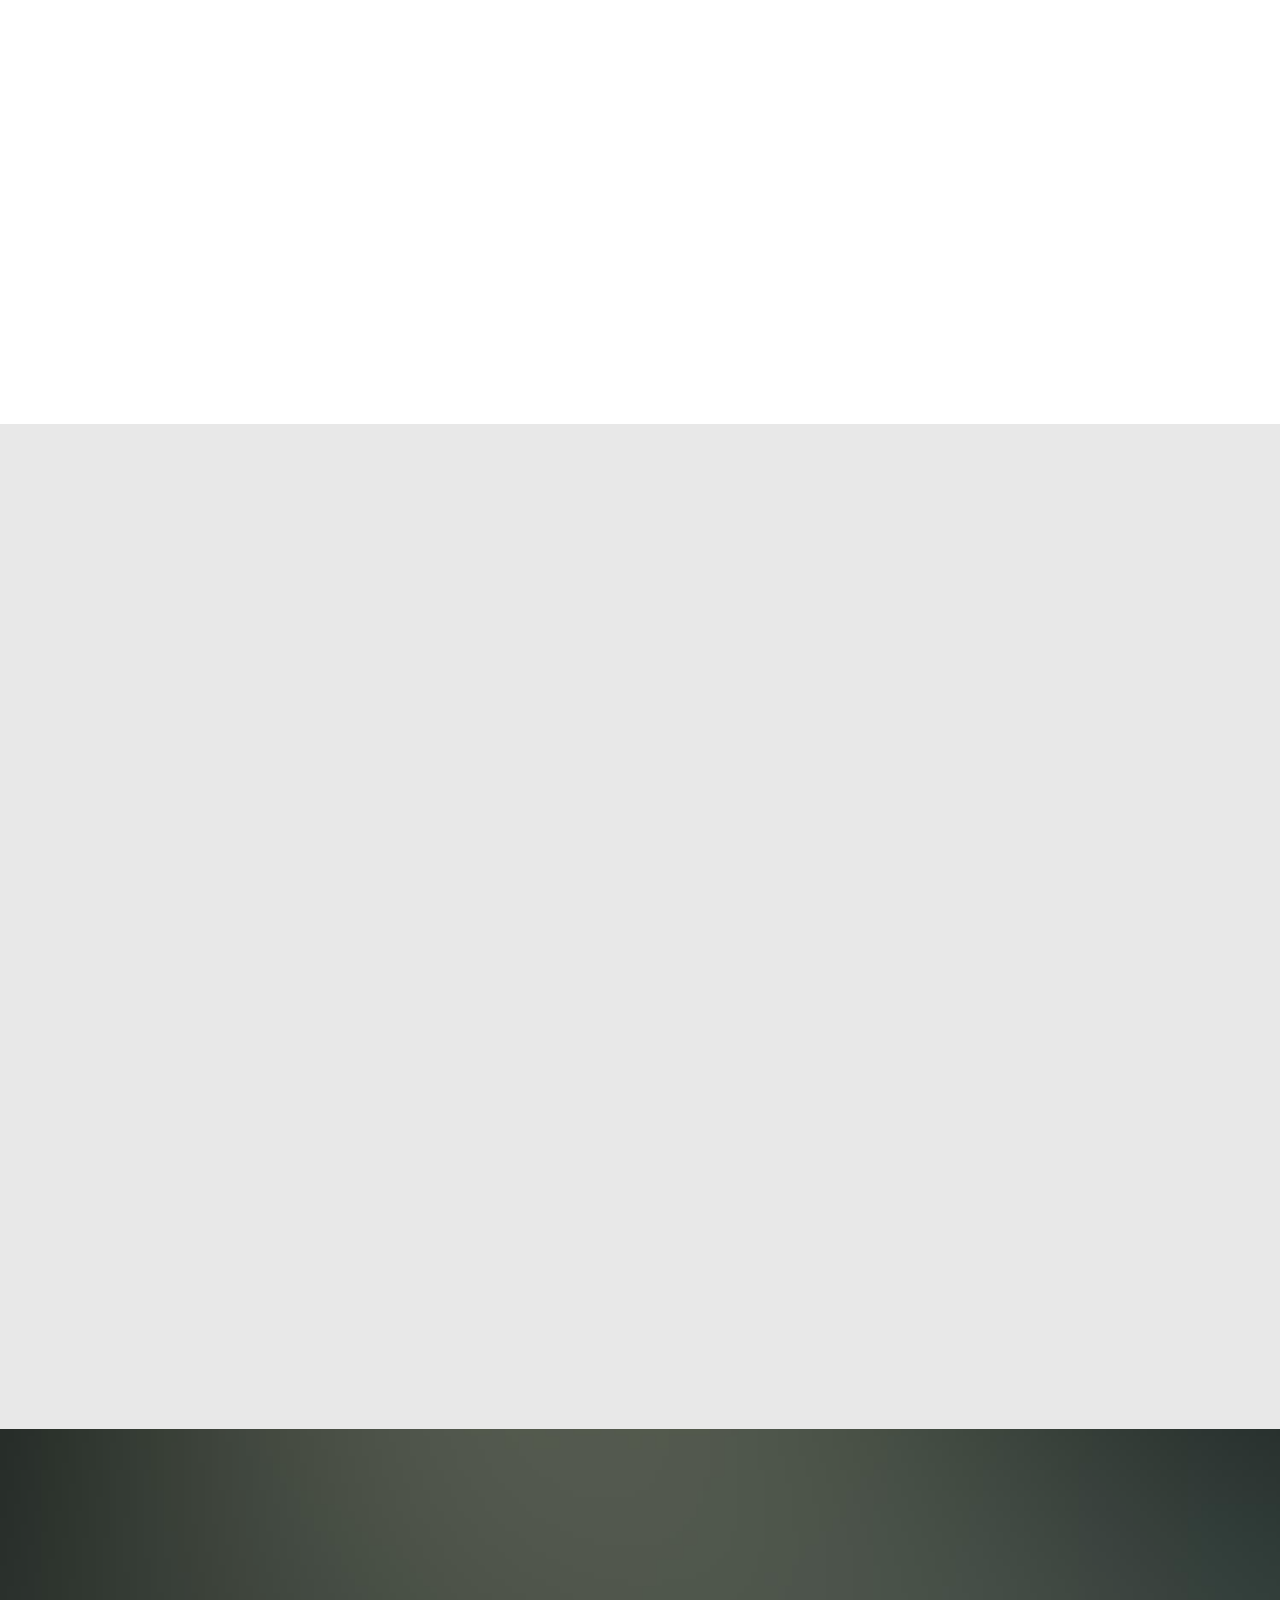
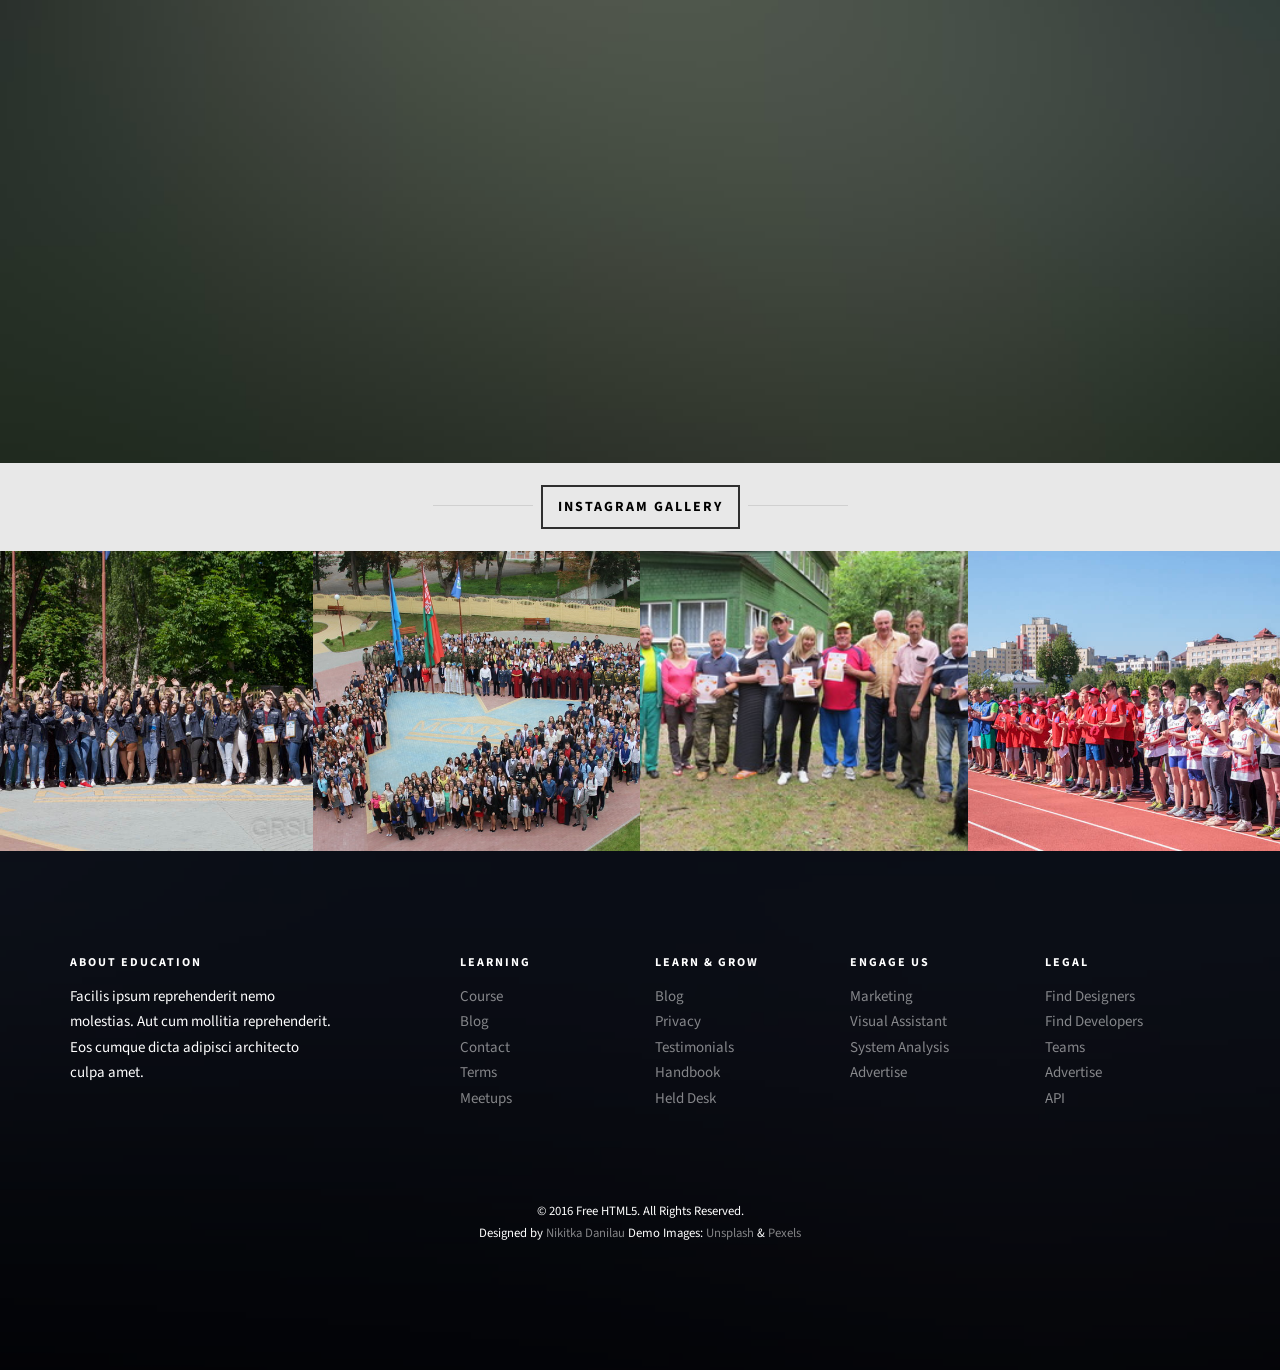
<file: Portal/education/index.html>
<!DOCTYPE HTML>
<html>
	<head>
	<meta charset="utf-8">
	<meta http-equiv="X-UA-Compatible" content="IE=edge">
	<title>Education</title>
	<meta name="viewport" content="width=device-width, initial-scale=1">
	<meta name="description" content="Free HTML5 Website Template by freehtml5.co" />
	<meta name="keywords" content="free website templates, free html5, free template, free bootstrap, free website template, html5, css3, mobile first, responsive" />
	<meta name="author" content="freehtml5.co" />

	<!--
	//////////////////////////////////////////////////////

	FREE HTML5 TEMPLATE
	DESIGNED & DEVELOPED by FreeHTML5.co

	Website: 		http://freehtml5.co/
	Email: 			info@freehtml5.co
	Twitter: 		http://twitter.com/fh5co
	Facebook: 		https://www.facebook.com/fh5co

	//////////////////////////////////////////////////////
	 -->

  	<!-- Facebook and Twitter integration -->
	<meta property="og:title" content=""/>
	<meta property="og:image" content=""/>
	<meta property="og:url" content=""/>
	<meta property="og:site_name" content=""/>
	<meta property="og:description" content=""/>
	<meta name="twitter:title" content="" />
	<meta name="twitter:image" content="" />
	<meta name="twitter:url" content="" />
	<meta name="twitter:card" content="" />

	<link href="https://fonts.googleapis.com/css?family=Source+Sans+Pro:300,400,600,700" rel="stylesheet">
	<link href="https://fonts.googleapis.com/css?family=Roboto+Slab:300,400" rel="stylesheet">

	<!-- Animate.css -->
	<link rel="stylesheet" href="css/animate.css">
	<!-- Icomoon Icon Fonts-->
	<link rel="stylesheet" href="css/icomoon.css">
	<!-- Bootstrap  -->
	<link rel="stylesheet" href="css/bootstrap.css">

	<!-- Magnific Popup -->
	<link rel="stylesheet" href="css/magnific-popup.css">

	<!-- Owl Carousel  -->
	<link rel="stylesheet" href="css/owl.carousel.min.css">
	<link rel="stylesheet" href="css/owl.theme.default.min.css">

	<!-- Flexslider  -->
	<link rel="stylesheet" href="css/flexslider.css">

	<!-- Pricing -->
	<link rel="stylesheet" href="css/pricing.css">

	<!-- Theme style  -->
	<link rel="stylesheet" href="css/style.css">

	<!-- Modernizr JS -->
	<script src="js/modernizr-2.6.2.min.js"></script>
	<!-- FOR IE9 below -->
	<!--[if lt IE 9]>
	<script src="js/respond.min.js"></script>
	<![endif]-->

	</head>
	<body>

	<div class="fh5co-loader"></div>

	<div id="page">
	<nav class="fh5co-nav" role="navigation">
		<div class="top">
			<div class="container">
				<div class="row">
					<div class="col-xs-12 text-right">
						<p class="site">www.yourdomainname.com</p>
						<p class="num">Call: +01 123 456 7890</p>
						<ul class="fh5co-social">
							<li><a href="#"><i class="icon-facebook2"></i></a></li>
							<li><a href="#"><i class="icon-twitter2"></i></a></li>
							<li><a href="#"><i class="icon-dribbble2"></i></a></li>
							<li><a href="#"><i class="icon-github"></i></a></li>
						</ul>
					</div>
				</div>
			</div>
		</div>
		<div class="top-menu">
			<div class="container">
				<div class="row">
					<div class="col-xs-2">
						<div id="fh5co-logo"><a href="index.html"><i class="icon-study"></i>yksug<span>.</span></a></div>
					</div>
					<div class="col-xs-10 text-right menu-1">
						<ul>
							<li class="active"><a href="index.html">Home</a></li>
							<li><a href="courses.html">Courses</a></li>
							<li><a href="teacher.html">Lecturer</a></li>
							<li><a href="about.html">About</a></li>
							<li><a href="pricing.html">Pricing</a></li>
							<li class="has-dropdown">
								<a href="blog.html">Blog</a>
								<ul class="dropdown">
									<li><a href="#">Web Design</a></li>
									<li><a href="#">eCommerce</a></li>
									<li><a href="#">Branding</a></li>
									<li><a href="#">API</a></li>
								</ul>
							</li>
							<li><a href="contact.html">Contact</a></li>
							<li class="btn-cta"><a href="../LogForm/index.html"><span>Login</span></a></li>
							<li class="btn-cta create-a-course"><a href="#"><span>Create a Course</span></a></li>
						</ul>
					</div>
				</div>

			</div>
		</div>
	</nav>

	<aside id="fh5co-hero">
		<div class="flexslider">
			<ul class="slides">
		   	<li style="background-image: url(images/img_bg_1.jpg);">
		   		<div class="overlay-gradient"></div>
		   		<div class="container">
		   			<div class="row">
			   			<div class="col-md-8 col-md-offset-2 text-center slider-text">
			   				<div class="slider-text-inner">
			   					<h1>The Roots of Education are Bitter, But the Fruit is Sweet</h1>
									<!-- <h2>Brought to you by <a href="https://vk.com/iosif1901" target="_blank">Nikitka Danilau</a></h2> -->
									<p><a class="btn btn-primary btn-lg" href="#">Start Learning Now!</a></p>
			   				</div>
			   			</div>
			   		</div>
		   		</div>
		   	</li>
		   	<li style="background-image: url(images/img_bg_2.jpg);">
		   		<div class="overlay-gradient"></div>
		   		<div class="container">
		   			<div class="row">
			   			<div class="col-md-8 col-md-offset-2 text-center slider-text">
			   				<div class="slider-text-inner">
			   					<h1>The Great Aim of Education is not Knowledge, But Action</h1>
									<!-- <h2>Brought to you by <a href="https://vk.com/iosif1901" target="_blank">Nikitka Danilau</a></h2> -->
									<p><a class="btn btn-primary btn-lg btn-learn" href="#">Start Learning Now!</a></p>
			   				</div>
			   			</div>
			   		</div>
		   		</div>
		   	</li>
		   	<li style="background-image: url(images/img_bg_3.jpg);">
		   		<div class="overlay-gradient"></div>
		   		<div class="container">
		   			<div class="row">
			   			<div class="col-md-8 col-md-offset-2 text-center slider-text">
			   				<div class="slider-text-inner">
			   					<h1>We Help You to Learn New Things</h1>
									<!-- <h2>Brought to you by -->
										<!-- <a href="https://vk.com/iosif1901" target="_blank">Nikitka Danilau</a> -->
									<!-- </h2> -->
									<p><a class="btn btn-primary btn-lg btn-learn" href="#">Start Learning Now!</a></p>
			   				</div>
			   			</div>
			   		</div>
		   		</div>
		   	</li>
		  	</ul>
	  	</div>
	</aside>

	<div id="fh5co-course-categories">
		<div class="container">
			<div class="row animate-box">
				<div class="col-md-6 col-md-offset-3 text-center fh5co-heading">
					<h2>Courses</h2>
					<p>You can choose any courses that you like.</p>
				</div>
			</div>
			<div class="row">
				<div class="col-md-3 col-sm-6 text-center animate-box">
					<div class="services">
						<span class="icon">
							<i class="icon-shop"></i>
						</span>
						<div class="desc">
							<h3><a href="#">Business</a></h3>
							<p>You will learn the key aspects of company management.</p>
						</div>
					</div>
				</div>
				<div class="col-md-3 col-sm-6 text-center animate-box">
					<div class="services">
						<span class="icon">
							<i class="icon-heart4"></i>
						</span>
						<div class="desc">
							<h3><a href="#">Health &amp; Psychology</a></h3>
							<p>Psychology will make it easier to understand people while communicate with them.</p>
						</div>
					</div>
				</div>
				<div class="col-md-3 col-sm-6 text-center animate-box">
					<div class="services">
						<span class="icon">
							<i class="icon-banknote"></i>
						</span>
						<div class="desc">
							<h3><a href="#">Accounting</a></h3>
							<p>We provide advanced training for the successful implementation of business objectives.</p>
						</div>
					</div>
				</div>
				<div class="col-md-3 col-sm-6 text-center animate-box">
					<div class="services">
						<span class="icon">
							<i class="icon-lab2"></i>
						</span>
						<div class="desc">
							<h3><a href="#">Chemistry &amp; Biology</a></h3>
							<p>Students will have to learn a lot of details and facts from the course of botany, zoology and anatomy.</p>
						</div>
					</div>
				</div>
				<div class="col-md-3 col-sm-6 text-center animate-box">
					<div class="services">
						<span class="icon">
							<i class="icon-photo"></i>
						</span>
						<div class="desc">
							<h3><a href="#">Art</a></h3>
							<p>The course is for people who want to reveal their creative potential and bring their ideas in life.</p>
						</div>
					</div>
				</div>
				<div class="col-md-3 col-sm-6 text-center animate-box">
					<div class="services">
						<span class="icon">
							<i class="icon-home-outline"></i>
						</span>
						<div class="desc">
							<h3><a href="#">Real Estate</a></h3>
							<p>We will teach you to engage in the search and selection of residential, non-residential or commercial real estate for the purpose of their further sale.</p>
						</div>
					</div>
				</div>
				<div class="col-md-3 col-sm-6 text-center animate-box">
					<div class="services">
						<span class="icon">
							<i class="icon-bubble3"></i>
						</span>
						<div class="desc">
							<h3><a href="#">Language</a></h3>
							<p>We carefully choose a program for studying English so you could become a great proffesional in teaching English in tempreting and translating or simply feeling comfortable in any part of the world.</p>
						</div>
					</div>
				</div>
				<div class="col-md-3 col-sm-6 text-center animate-box">
					<div class="services">
						<span class="icon">
							<i class="icon-world"></i>
						</span>
						<div class="desc">
							<h3><a href="#">Web &amp; Programming</a></h3>
							<p>To become a programmer, you need a lot of knowledge. There are many good books on the Internet, but you won’t become a great programmer by reading books.</p>
						</div>
					</div>
				</div>
			</div>
		</div>
	</div>

	<div id="fh5co-counter" class="fh5co-counters" style="background-image: url(images/img_bg_4.jpg);" data-stellar-background-ratio="0.5">
		<div class="overlay"></div>
		<div class="container">
			<div class="row">
				<div class="col-md-10 col-md-offset-1">
					<div class="row">
						<div class="col-md-3 col-sm-6 text-center animate-box">
							<span class="icon"><i class="icon-world"></i></span>
							<span class="fh5co-counter js-counter" data-from="0" data-to="3297" data-speed="5000" data-refresh-interval="50"></span>
							<span class="fh5co-counter-label">Foreign Followers</span>
						</div>
						<div class="col-md-3 col-sm-6 text-center animate-box">
							<span class="icon"><i class="icon-study"></i></span>
							<span class="fh5co-counter js-counter" data-from="0" data-to="3700" data-speed="5000" data-refresh-interval="50"></span>
							<span class="fh5co-counter-label">Students Enrolled</span>
						</div>
						<div class="col-md-3 col-sm-6 text-center animate-box">
							<span class="icon"><i class="icon-bulb"></i></span>
							<span class="fh5co-counter js-counter" data-from="0" data-to="5034" data-speed="5000" data-refresh-interval="50"></span>
							<span class="fh5co-counter-label">Classes Complete</span>
						</div>
						<div class="col-md-3 col-sm-6 text-center animate-box">
							<span class="icon"><i class="icon-head"></i></span>
							<span class="fh5co-counter js-counter" data-from="0" data-to="1080" data-speed="5000" data-refresh-interval="50"></span>
							<span class="fh5co-counter-label">Certified Teachers</span>
						</div>
					</div>
				</div>
			</div>
		</div>
	</div>

	<div id="fh5co-course">
		<div class="container">
			<div class="row animate-box">
				<div class="col-md-6 col-md-offset-3 text-center fh5co-heading">
					<h2>Our Course</h2>
					<p>Choose from some of online courses from our university and specialist organisations.</p>
				</div>
			</div>
			<div class="row">
				<div class="col-md-6 animate-box">
					<div class="course">
						<a href="#" class="course-img" style="background-image: url(images/It.jpg);">
						</a>
						<div class="desc">
							<h3><a href="#">Web Master</a></h3>
							<p>We offer courses in the most relevant areas: software development (Java, .NET, PHP, Python, C ++, iOS, Android), testing (manual and automated Java / Python), business analysis, UI / UX and web design, Internet Marketing.</p>
							<span><a href="#" class="btn btn-primary btn-sm btn-course">Take A Course</a></span>
						</div>
					</div>
				</div>
				<div class="col-md-6 animate-box">
					<div class="course">
						<a href="#" class="course-img" style="background-image: url(images/Business.jpg);">
						</a>
						<div class="desc">
							<h3><a href="#">Business &amp; Accounting</a></h3>
							<p>Business accounting is the systematic recording, analyzing, interpreting and presenting of financial information. Accounting may be done by one person in a small business, or by different teams in large organizations.</p>
							<span><a href="#" class="btn btn-primary btn-sm btn-course">Take A Course</a></span>
						</div>
					</div>
				</div>
				<div class="col-md-6 animate-box">
					<div class="course">
						<a href="#" class="course-img" style="background-image: url(images/Robot.jpg);">
						</a>
						<div class="desc">
							<h3><a href="#">Science &amp; Technology</a></h3>
							<p>Science may drive technological development by generating demand for new instruments to address a scientific question, or by illustrating technical possibilities previously unconsidered. In turn, technology has a lot to offer.</p>
							<span><a href="#" class="btn btn-primary btn-sm btn-course">Take A Course</a></span>
						</div>
					</div>
				</div>
				<div class="col-md-6 animate-box">
					<div class="course">
						<a href="#" class="course-img" style="background-image: url(images/People.jpg);">
						</a>
						<div class="desc">
							<h3><a href="#">Health &amp; Psychology</a></h3>
							<p>Psychology is the science of behavior and mind. Psychology includes the study of conscious and unconscious phenomena, as well as feeling and thought. It is an academic discipline of immense scope.</p>
							<span><a href="#" class="btn btn-primary btn-sm btn-course">Take A Course</a></span>
						</div>
					</div>
				</div>
			</div>
		</div>
	</div>

	<div id="fh5co-testimonial" style="background-image: url(images/school.jpg);">
		<div class="overlay"></div>
		<div class="container">
			<div class="row animate-box">
				<div class="col-md-6 col-md-offset-3 text-center fh5co-heading">
					<h2><span>Reviews</span></h2>
				</div>
			</div>
			<div class="row">
				<div class="col-md-10 col-md-offset-1">
					<div class="row animate-box">
						<div class="owl-carousel owl-carousel-fullwidth">
							<div class="item">
								<div class="testimony-slide active text-center">
									<div class="user" style="background-image: url(images/Leo.jpg);"></div>
									<span>Liam Walker<br><small>Students</small></span>
									<blockquote>
										<p>&ldquo;Far far away, behind the word mountains, far from the countries Vokalia and Consonantia, there live the blind texts. Separated they live in Bookmarksgrove right at the coast of the Semantics, a large language ocean.&rdquo;</p>
									</blockquote>
								</div>
							</div>
							<div class="item">
								<div class="testimony-slide active text-center">
									<div class="user" style="background-image: url(images/OldLeo2.jpg);"></div>
									<span>Mike Smith<br><small>Students</small></span>
									<blockquote>
										<p>&ldquo;Separated they live in Bookmarksgrove right at the coast of the Semantics, a large language ocean.&rdquo;</p>
									</blockquote>
								</div>
							</div>
							<div class="item">
								<div class="testimony-slide active text-center">
									<div class="user" style="background-image: url(images/YoungLeo.jpg);"></div>
									<span>William Jones<br><small>Teacher</small></span>
									<blockquote>
										<p>&ldquo;Far from the countries Vokalia and Consonantia, there live the blind texts. Separated they live in Bookmarksgrove right at the coast of the Semantics, a large language ocean.&rdquo;</p>
									</blockquote>
								</div>
							</div>
						</div>
					</div>
				</div>
			</div>
		</div>
	</div>

	<div id="fh5co-blog">
		<div class="container">
			<div class="row animate-box">
				<div class="col-md-8 col-md-offset-2 text-center fh5co-heading">
					<h2>Blog &amp; Events</h2>
					<p>Inspiring, Emprowering and Celebrating.</p>
				</div>
			</div>
			<div class="row row-padded-mb">
				<div class="col-md-4 animate-box">
					<div class="fh5co-event">
						<div class="date text-center"><span>15<br>Mar.</span></div>
						<h3><a href="#">Belarus, International Triathlon Event</a></h3>
						<p>2020 Aracaju PATCO Sprint Triathlon Panamerican Cup. If you want to take part in this competition just read about it !</p>
						<p><a href="#">Read More</a></p>
					</div>
				</div>
				<div class="col-md-4 animate-box">
					<div class="fh5co-event">
						<div class="date text-center"><span>15<br>Mar.</span></div>
						<h3><a href="#">Belarus, International Triathlon Event</a></h3>
						<p>2020 New Plymouth OTU Triathlon Junior Oceania Championships. If you want to take part in this competition just read about it !</p>
						<p><a href="#">Read More</a></p>
					</div>
				</div>
				<div class="col-md-4 animate-box">
					<div class="fh5co-event">
						<div class="date text-center"><span>15<br>Mar.</span></div>
						<h3><a href="#">New Device Development by Microsoft</a></h3>
						<p>Microsoft Corporation is an American multinational technology company with headquarters in Redmond, Washington.</p>
						<p><a href="#">Read More</a></p>
					</div>
				</div>
			</div>
			<div class="row">
				<div class="col-lg-4 col-md-4">
					<div class="fh5co-blog animate-box">
						<a href="#" class="blog-img-holder" style="background-image: url(images/healthy-living-1.jpg);"></a>
						<div class="blog-text">
							<h3><a href="#">Healty Lifestyle &amp; Living</a></h3>
							<span class="posted_on">March. 15th</span>
							<span class="comment"><a href="">21<i class="icon-speech-bubble"></i></a></span>
							<p>How is it that the USA spends the most money on healthcare, and yet still has the one of the lowest life expectancies of all developed nations?</p>
						</div>
					</div>
				</div>
				<div class="col-lg-4 col-md-4">
					<div class="fh5co-blog animate-box">
						<a href="#" class="blog-img-holder" style="background-image: url(images/healthy-living-2.jpg);"></a>
						<div class="blog-text">
							<h3><a href="#">Healty Lifestyle &amp; Living</a></h3>
							<span class="posted_on">March. 15th</span>
							<span class="comment"><a href="">21<i class="icon-speech-bubble"></i></a></span>
							<p>Healthy diet, which was calculated and rated based on the reported intake of healthy foods like vegetables, fruits, nuts, whole grains, healthy fats, and omega-3 fatty acids, and etc.</p>
						</div>
					</div>
				</div>
				<div class="col-lg-4 col-md-4">
					<div class="fh5co-blog animate-box">
						<a href="#" class="blog-img-holder" style="background-image: url(images/healthy-living-31.jpg);"></a>
						<div class="blog-text">
							<h3><a href="#">Healty Lifestyle &amp; Living</a></h3>
							<span class="posted_on">March. 15th</span>
							<span class="comment"><a href="">21<i class="icon-speech-bubble"></i></a></span>
							<p>Researchers from the Harvard T.H. Chan School of Public Health conducted a massive study of the impact of health habits on life expectancy, using data from the well-known organisations.</p>
						</div>
					</div>
				</div>
			</div>
		</div>
	</div>

	<div id="fh5co-pricing" class="fh5co-bg-section">
		<div class="container">
			<div class="row animate-box">
				<div class="col-md-6 col-md-offset-3 text-center fh5co-heading">
					<h2>Plan &amp; Pricing</h2>
					<p>Needs change as businesses grow. We’ll help you market smarter from day one.</p>
				</div>
			</div>
			<div class="row">
				<div class="pricing pricing--rabten">
					<div class="col-md-4 animate-box">
						<div class="pricing__item">
							<div class="wrap-price">
								 <!-- <div class="icon icon-user2"></div> -->
	                     <h3 class="pricing__title">Trial</h3>
	                     <!-- <p class="pricing__sentence">Single user license</p> -->
							</div>
                     <div class="pricing__price">
                        <span class="pricing__anim pricing__anim--1">
								<span class="pricing__currency">$</span>0
                        </span>
                        <span class="pricing__anim pricing__anim--2">
								<span class="pricing__period">per year</span>
                        </span>
                     </div>
                     <div class="wrap-price">
                     	<ul class="pricing__feature-list">
	                        <li class="pricing__feature">One Day Trial</li>
	                        <li class="pricing__feature">Limited Courses</li>
	                        <li class="pricing__feature">Free 3 Lessons</li>
	                        <li class="pricing__feature">No Supporter</li>
	                        <li class="pricing__feature">No Tutorial</li>
	                        <li class="pricing__feature">No Ebook</li>
	                         <li class="pricing__feature">Limited Registered User</li>
	                     </ul>
	                     <button class="pricing__action">Choose plan</button>
                     </div>
                  </div>
					</div>
					<div class="col-md-4 animate-box">
						<div class="pricing__item">
							<div class="wrap-price">
								<!-- <div class="icon icon-store"></div> -->
	                     <h3 class="pricing__title">Silver</h3>
	                     <!-- <p class="pricing__sentence">Up to 5 users</p> -->
							</div>
                     <div class="pricing__price">
                        <span class="pricing__anim pricing__anim--1">
								<span class="pricing__currency">$</span>79
                        </span>
                        <span class="pricing__anim pricing__anim--2">
								<span class="pricing__period">per year</span>
                        </span>
                     </div>
                     <div class="wrap-price">
                     	<ul class="pricing__feature-list">
	                        <li class="pricing__feature">One Year Standard Access</li>
	                        <li class="pricing__feature">Limited Courses</li>
	                        <li class="pricing__feature">300+ Lessons</li>
	                        <li class="pricing__feature">Random Supporter</li>
	                        <li class="pricing__feature">View Only Ebook</li>
	                        <li class="pricing__feature">Standard Tutorials</li>
	                         <li class="pricing__feature">Unlimited Registered User</li>
	                     </ul>
	                     <button class="pricing__action">Choose plan</button>
                     </div>
                 </div>
					</div>
					<div class="col-md-4 animate-box">
                  <div class="pricing__item">
                  	<div class="wrap-price">
                  		<!-- <div class="icon icon-home2"></div> -->
	                     <h3 class="pricing__title">Gold</h3>
	                     <!-- <p class="pricing__sentence">Unlimited users</p> -->
							</div>
                     <div class="pricing__price">
                        <span class="pricing__anim pricing__anim--1">
								<span class="pricing__currency">$</span>499
                        </span>
                        <span class="pricing__anim pricing__anim--2">
								<span class="pricing__period">per year</span>
                        </span>
                     </div>
                     <div class="wrap-price">
                     	<ul class="pricing__feature-list">
	                        <li class="pricing__feature">Life Time Access</li>
	                        <li class="pricing__feature">Unlimited All Courses</li>
	                        <li class="pricing__feature">7000+ Lessons &amp; Growing</li>
	                        <li class="pricing__feature">Free Supporter</li>
	                        <li class="pricing__feature">Free Ebook Downloads</li>
	                        <li class="pricing__feature">Premium Tutorials</li>
	                         <li class="pricing__feature">Unlimited Registered User</li>
	                     </ul>
	                     <button class="pricing__action">Choose plan</button>
                     </div>
                  </div>
               </div>
            </div>
			</div>
		</div>
	</div>

	<div id="fh5co-register" style="background-image: url(images/img_bg_2.jpg);">
		<div class="overlay"></div>
		<div class="row">
			<div class="col-md-8 col-md-offset-2 animate-box">
				<div class="date-counter text-center">
					<h2>Get 400 of Online Courses for Free</h2>
					<h3>By Olga Tsekhan</h3>
					<div class="simply-countdown simply-countdown-one"></div>
					<p><strong>Limited Offer, Hurry Up!</strong></p>
					<p><a href="#" class="btn btn-primary btn-lg btn-reg">Register Now!</a></p>
				</div>
			</div>
		</div>
	</div>

	<div id="fh5co-gallery" class="fh5co-bg-section">
		<div class="row text-center">
			<h2><span>Instagram Gallery</span></h2>
		</div>
		<div class="row">
			<div class="col-md-3 col-padded">
				<a href="#" class="gallery" style="background-image: url(images/GRSU1.jpg);"></a>
			</div>
			<div class="col-md-3 col-padded">
				<a href="#" class="gallery" style="background-image: url(images/GRSU2.jpg);"></a>
			</div>
			<div class="col-md-3 col-padded">
				<a href="#" class="gallery" style="background-image: url(images/GRSU5.jpg);"></a>
			</div>
			<div class="col-md-3 col-padded">
				<a href="#" class="gallery" style="background-image: url(images/GRSU4.jpg);"></a>
			</div>
		</div>
	</div>

	<footer id="fh5co-footer" role="contentinfo" style="background-image: url(images/img_bg_4.jpg);">
		<div class="overlay"></div>
		<div class="container">
			<div class="row row-pb-md">
				<div class="col-md-3 fh5co-widget">
					<h3>About Education</h3>
					<p>Facilis ipsum reprehenderit nemo molestias. Aut cum mollitia reprehenderit. Eos cumque dicta adipisci architecto culpa amet.</p>
				</div>
				<div class="col-md-2 col-sm-4 col-xs-6 col-md-push-1 fh5co-widget">
					<h3>Learning</h3>
					<ul class="fh5co-footer-links">
						<li><a href="#">Course</a></li>
						<li><a href="#">Blog</a></li>
						<li><a href="#">Contact</a></li>
						<li><a href="#">Terms</a></li>
						<li><a href="#">Meetups</a></li>
					</ul>
				</div>

				<div class="col-md-2 col-sm-4 col-xs-6 col-md-push-1 fh5co-widget">
					<h3>Learn &amp; Grow</h3>
					<ul class="fh5co-footer-links">
						<li><a href="#">Blog</a></li>
						<li><a href="#">Privacy</a></li>
						<li><a href="#">Testimonials</a></li>
						<li><a href="#">Handbook</a></li>
						<li><a href="#">Held Desk</a></li>
					</ul>
				</div>

				<div class="col-md-2 col-sm-4 col-xs-6 col-md-push-1 fh5co-widget">
					<h3>Engage us</h3>
					<ul class="fh5co-footer-links">
						<li><a href="#">Marketing</a></li>
						<li><a href="#">Visual Assistant</a></li>
						<li><a href="#">System Analysis</a></li>
						<li><a href="#">Advertise</a></li>
					</ul>
				</div>

				<div class="col-md-2 col-sm-4 col-xs-6 col-md-push-1 fh5co-widget">
					<h3>Legal</h3>
					<ul class="fh5co-footer-links">
						<li><a href="#">Find Designers</a></li>
						<li><a href="#">Find Developers</a></li>
						<li><a href="#">Teams</a></li>
						<li><a href="#">Advertise</a></li>
						<li><a href="#">API</a></li>
					</ul>
				</div>
			</div>

			<div class="row copyright">
				<div class="col-md-12 text-center">
					<p>
						<small class="block">&copy; 2016 Free HTML5. All Rights Reserved.</small>
						<small class="block">Designed by <a href="https://vk.com/iosif1901" target="_blank">Nikitka Danilau</a> Demo Images: <a href="http://unsplash.co/" target="_blank">Unsplash</a> &amp; <a href="https://www.pexels.com/" target="_blank">Pexels</a></small>
					</p>
				</div>
			</div>

		</div>
	</footer>
	</div>

	<div class="gototop js-top">
		<a href="#" class="js-gotop"><i class="icon-arrow-up"></i></a>
	</div>

	<!-- jQuery -->
	<script src="js/jquery.min.js"></script>
	<!-- jQuery Easing -->
	<script src="js/jquery.easing.1.3.js"></script>
	<!-- Bootstrap -->
	<script src="js/bootstrap.min.js"></script>
	<!-- Waypoints -->
	<script src="js/jquery.waypoints.min.js"></script>
	<!-- Stellar Parallax -->
	<script src="js/jquery.stellar.min.js"></script>
	<!-- Carousel -->
	<script src="js/owl.carousel.min.js"></script>
	<!-- Flexslider -->
	<script src="js/jquery.flexslider-min.js"></script>
	<!-- countTo -->
	<script src="js/jquery.countTo.js"></script>
	<!-- Magnific Popup -->
	<script src="js/jquery.magnific-popup.min.js"></script>
	<script src="js/magnific-popup-options.js"></script>
	<!-- Count Down -->
	<script src="js/simplyCountdown.js"></script>
	<!-- Main -->
	<script src="js/main.js"></script>
	<script>
    var d = new Date(new Date().getTime() + 1000 * 120 * 120 * 2000);

    // default example
    simplyCountdown('.simply-countdown-one', {
        year: d.getFullYear(),
        month: d.getMonth() + 1,
        day: d.getDate()
    });

    //jQuery example
    $('#simply-countdown-losange').simplyCountdown({
        year: d.getFullYear(),
        month: d.getMonth() + 1,
        day: d.getDate(),
        enableUtc: false
    });
	</script>
	</body>
</html>
</file>
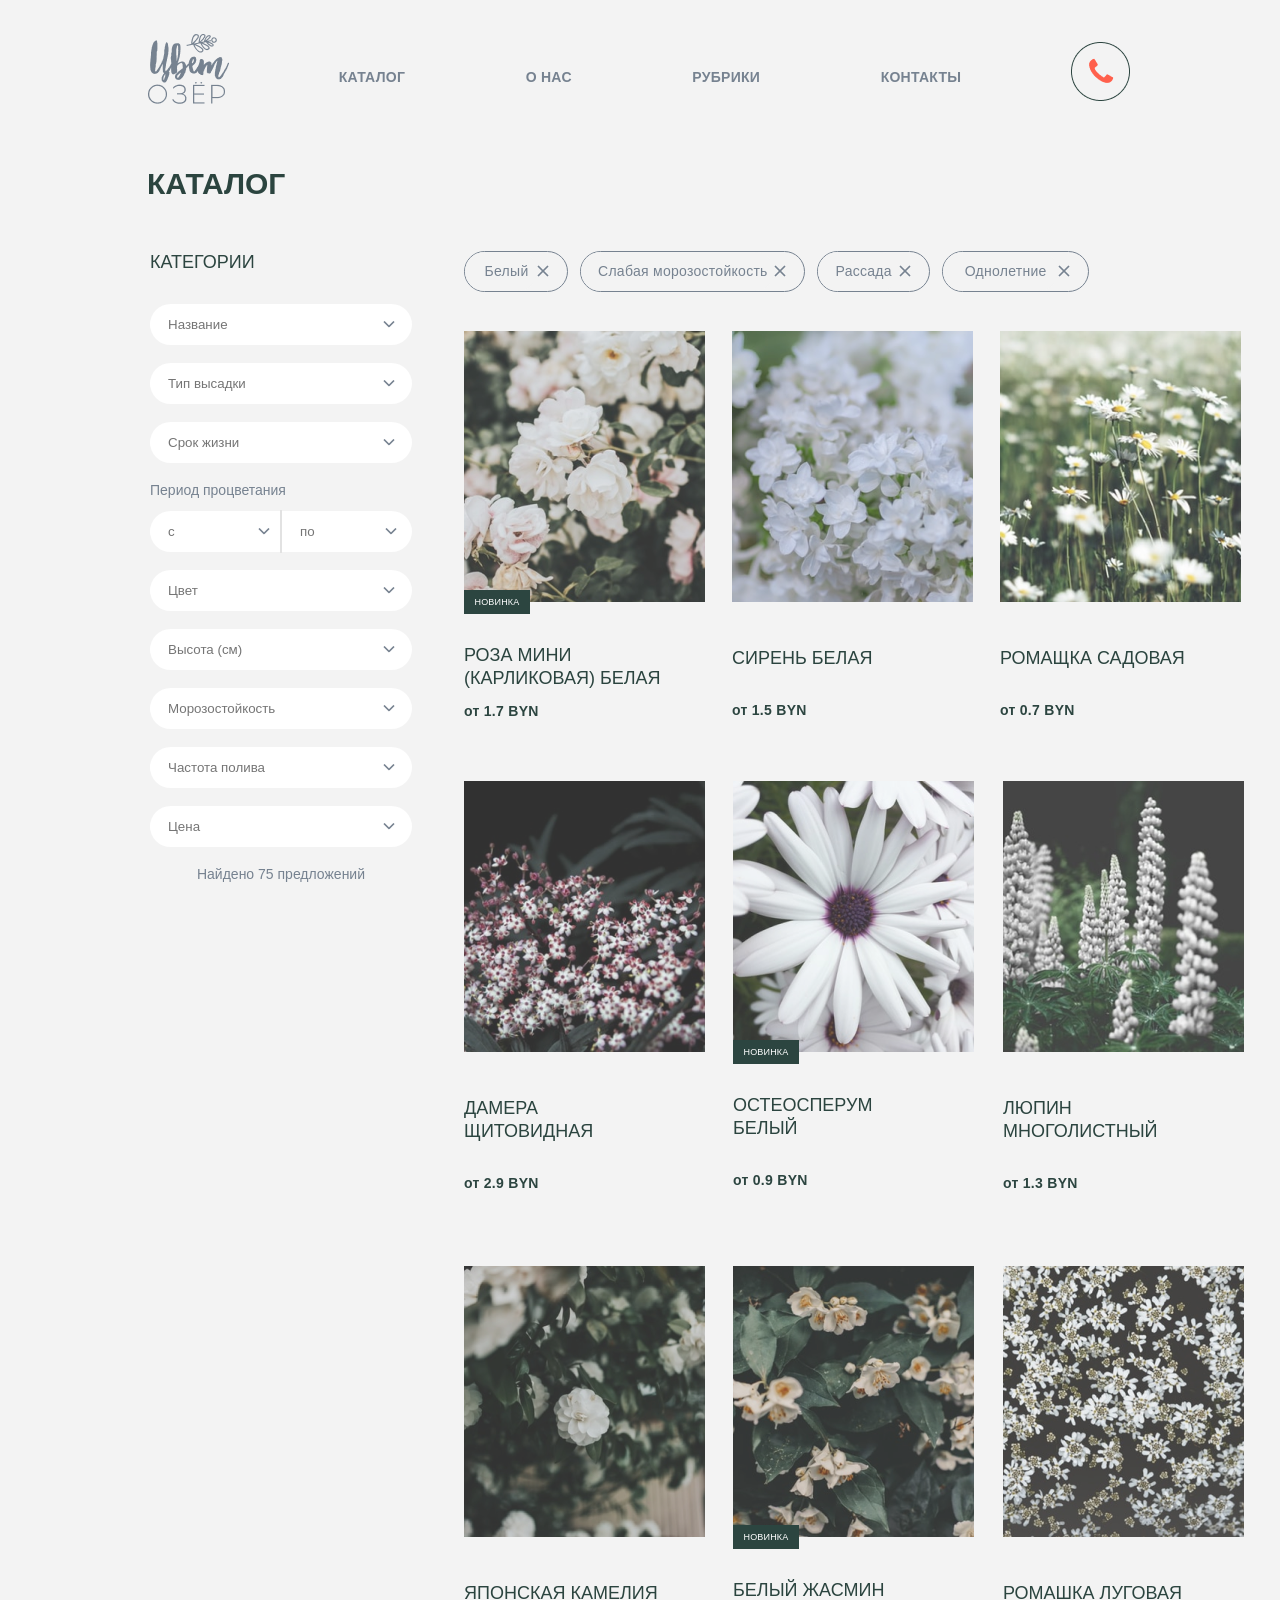
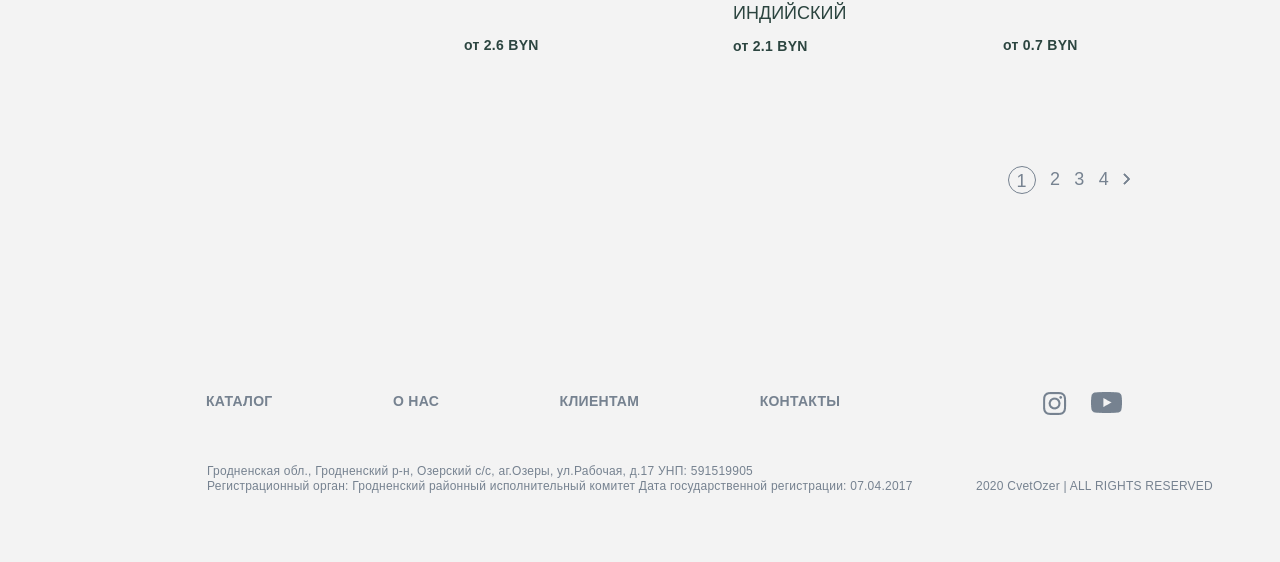
<file: catalog/catalog.html>
<!doctype html>
<html lang="ru">
<head>
    <meta charset="UTF-8">
    <meta name="viewport"
          content="width=device-width, user-scalable=no, initial-scale=1.0, maximum-scale=1.0, minimum-scale=1.0">
    <meta http-equiv="X-UA-Compatible" content="ie=edge">
    <link rel="stylesheet" href="catalog.css">
    <title>Catalog</title>
</head>
<body>
<div class="flex">
    <div class="head-nav-content flex">
        <div class="logo">
            <a href="../index.html"><img src="img_catalogue/Group%2080Logo.png" alt="Logo"></a>
        </div>
        <div class="head-nav flex">
            <div class="nav-links">
                <a class="head-link catalog-link" href="#">каталог</a>
                <a class="head-link about" href="#">о нас</a>
                <a class="head-link articles" href="#">рубрики</a>
                <a class="head-link contacts" href="#">контакты</a>
            </div>
        </div>
        <div class="nav-call flex">
            <a href="#"><img src="img_catalogue/Group%2043Call.png" alt="Phone"></a>
        </div>
    </div>
</div>
<h1 class="catalog-title">каталог</h1>
<div class="main-container flex">
    <div class="categories flex">
        <h3 class="categories-title">категории</h3>
        <form class="top-inputs flex">
            <div class="search flex">
                <input type="text" class="first-input" placeholder="Название">
                <input type="submit" value="">
            </div>
            <div class="search flex">
                <input type="text" class="second-input" placeholder="Тип высадки">
                <input type="submit" value="">
            </div>
            <div class="search flex">
                <input type="text" class="third-input" placeholder="Срок жизни">
                <input type="submit" value="">
            </div>
        </form>
        <span class="period-text">Период процветания</span>
        <form class="down-inputs">
            <div class="double-input flex">
                <div class="double-left flex">
                    <input type="text" class="first-double-input-left" placeholder="c">
                    <input type="submit" value="" class="second-double-input-left">
                </div>
                <hr>
                <div class="double-right flex">
                    <input type="text" class="first-double-input-right" placeholder="по">
                    <input type="submit" value="" class="second-double-input-right">
                </div>
            </div>
            <div class="down-single-inputs">
                <div class="search flex">
                    <input type="text" class="fifth-input" placeholder="Цвет">
                    <input type="submit" value="">
                </div>
                <div class="search flex">
                    <input type="text" class="fifth-input" placeholder="Высота (см)">
                    <input type="submit" value="">
                </div>
                <div class="search flex">
                    <input type="text" class="fifth-input" placeholder="Морозостойкость">
                    <input type="submit" value="">
                </div>
                <div class="search flex">
                    <input type="text" class="fifth-input" placeholder="Частота полива">
                    <input type="submit" value="">
                </div>
                <div class="search flex">
                    <input type="text" class="fifth-input" placeholder="Цена">
                    <input type="submit" value="">
                </div>
            </div>
        </form>
        <span class="search-comment flex">Найдено 75 предложений</span>
    </div>
    <div class="offers flex">
        <form class="filters flex">
            <div class="filter-selected flex white-input">
                <input type="submit" value="Белый" class="text-submit">
                <input type="submit" value="" class="cancel-submit">
            </div>
            <div class="filter-selected flex">
                <input type="submit" class="frost-resistance-input text-submit" value="Слабая морозостойкость">
                <input type="submit" value="" class="cancel-submit">
            </div>
            <div class="filter-selected flex seedlings-btn">
                <input type="submit" value="Рассада" class="text-submit">
                <input type="submit" value="" class="cancel-submit">
            </div>
            <div class="filter-selected one-yer-input flex">
                <input type="submit" value="Однолетние" class="text-submit">
                <input type="submit" value="" class="cancel-submit">
            </div>
        </form>
        <div class="offers-content flex">
            <div class="first-string-offer flex">
                <a href="#">
                    <figure class="first-offer">
                        <img src="img_catalogue/First-flower.png" alt="flower">
                        <div class="new flex">
                            <span class="new-text">новинка</span>
                        </div>
                        <figcaption class="offer-title">
                            <p>роза мини</p>
                            <p>(карликовая) белая</p>
                        </figcaption>
                        <figcaption class="price">от 1.7 BYN</figcaption>
                    </figure>
                </a>
                <a href="#">
                    <figure class="second-offer">
                        <img src="img_catalogue/Second-flower.png" alt="flower" class="ident-title">
                        <figcaption class="offer-title ident-offer-title">сирень белая</figcaption>
                        <figcaption class="price">от 1.5 BYN</figcaption>
                    </figure>
                </a>
                <a href="#">
                    <figure class="third-offer">
                        <img src="img_catalogue/Third-flower.png" alt="flower" class="ident-title">
                        <figcaption class="offer-title ident-offer-title">ромащка садовая</figcaption>
                        <figcaption class="price">от 0.7 BYN</figcaption>
                    </figure>
                </a>
            </div>
            <div class="second-string-offer flex">
                <a href="#">
                    <figure class="forth-offer">
                        <img src="img_catalogue/Flower_4.png" alt="flower" class="ident-title">
                        <figcaption class="offer-title ident-offer-title">
                            <p>дамера</p>
                            <p>щитовидная</p>
                        </figcaption>
                        <figcaption class="price">от 2.9 BYN</figcaption>
                    </figure>
                </a>
                <a href="#">
                    <figure class="fifth-offer">
                        <img src="img_catalogue/Flower_5.png" alt="flower">
                        <div class="new flex">
                            <span class="new-text">новинка</span>
                        </div>
                        <figcaption class="offer-title">
                            <p>остеосперум</p>
                            <p>белый</p>
                        </figcaption>
                        <figcaption class="price five-price">от 0.9 BYN</figcaption>
                    </figure>
                </a>
                <a href="#">
                    <figure class="six-offer ident-offer-title">
                        <img src="img_catalogue/Flower_6.png" alt="flower" class="ident-title">
                        <figcaption class="offer-title">
                            <p>люпин</p>
                            <p>многолистный</p>
                        </figcaption>
                        <figcaption class="price six-price">от 1.3 BYN</figcaption>
                    </figure>
                </a>
            </div>
            <div class="third-string-offer flex">
                <a href="#">
                    <figure class="seventh-offer ident-offer-title">
                        <img src="img_catalogue/Flower_7.png" alt="flower" class="ident-title">
                        <figcaption class="offer-title">японская камелия</figcaption>
                        <figcaption class="price seven-price">от 2.6 BYN</figcaption>
                    </figure>
                </a>
                <a href="#">
                    <figure class="eight-offer">
                        <img src="img_catalogue/Flower_8.png" alt="flower">
                        <div class="new flex">
                            <span class="new-text">новинка</span>
                        </div>
                        <figcaption class="offer-title">
                            <p>белый жасмин</p>
                            <p>индийский</p>
                        </figcaption>
                        <figcaption class="price">от 2.1 BYN</figcaption>
                    </figure>
                </a>
                <a href="#">
                    <figure class="ninth-offer">
                        <img src="img_catalogue/Flower_9.png" alt="flower" class="ident-title">
                        <figcaption class="offer-title ident-offer-title">ромашка луговая</figcaption>
                        <figcaption class="price">от 0.7 BYN</figcaption>
                    </figure>
                </a>
            </div>
        </div>
    </div>
</div>
<div class="pages flex">
    <a class="number-page current-page indent-page" href="#">1</a>
    <a class="number-page border-page indent-page" href="#">2</a>
    <a class="number-page border-page indent-page" href="#">3</a>
    <a class="number-page border-page indent-page" href="#">4</a>
    <a class="number-page five-page border-page" href="#"><img src="img_catalogue/Next-stripe.png" alt="next"></a>
</div>
<footer>
    <div class="footer-links flex">
        <div class="footer-content-left flex">
            <div class="footer-nav">
                <a class="head-link catalog-link" href="#">каталог</a>
                <a class="head-link about" href="#">о нас</a>
                <a class="head-link clients" href="#">клиентам</a>
                <a class="head-link contacts" href="#">контакты</a>
            </div>
            <div class="place-text">
                <p class="footer-text">Гродненская обл., Гродненский р-н, Озерский с/с, аг.Озеры, ул.Рабочая, д.17 УНП:
                    591519905</p>
                <p class="footer-text">Регистрационный орган: Гродненский районный исполнительный комитет Дата
                    государственной регистрации: 07.04.2017</p>
            </div>
        </div>
        <div class="footer-content-right flex">
            <div class="socials">
                <a class="instagram-link social-link" href="#"><img src="img_catalogue/Instagram.png"></a>
                <a class="youtube-link social-link" href="#"><img src="img_catalogue/VectorYoutube.png"
                                                                  class="youtube-link-img"></a>
            </div>
            <div class="policy-text">
                <p class="footer-text">2020 CvetOzer | ALL RIGHTS RESERVED</p>
            </div>
        </div>
    </div>
</footer>
</body>
</html>
</file>
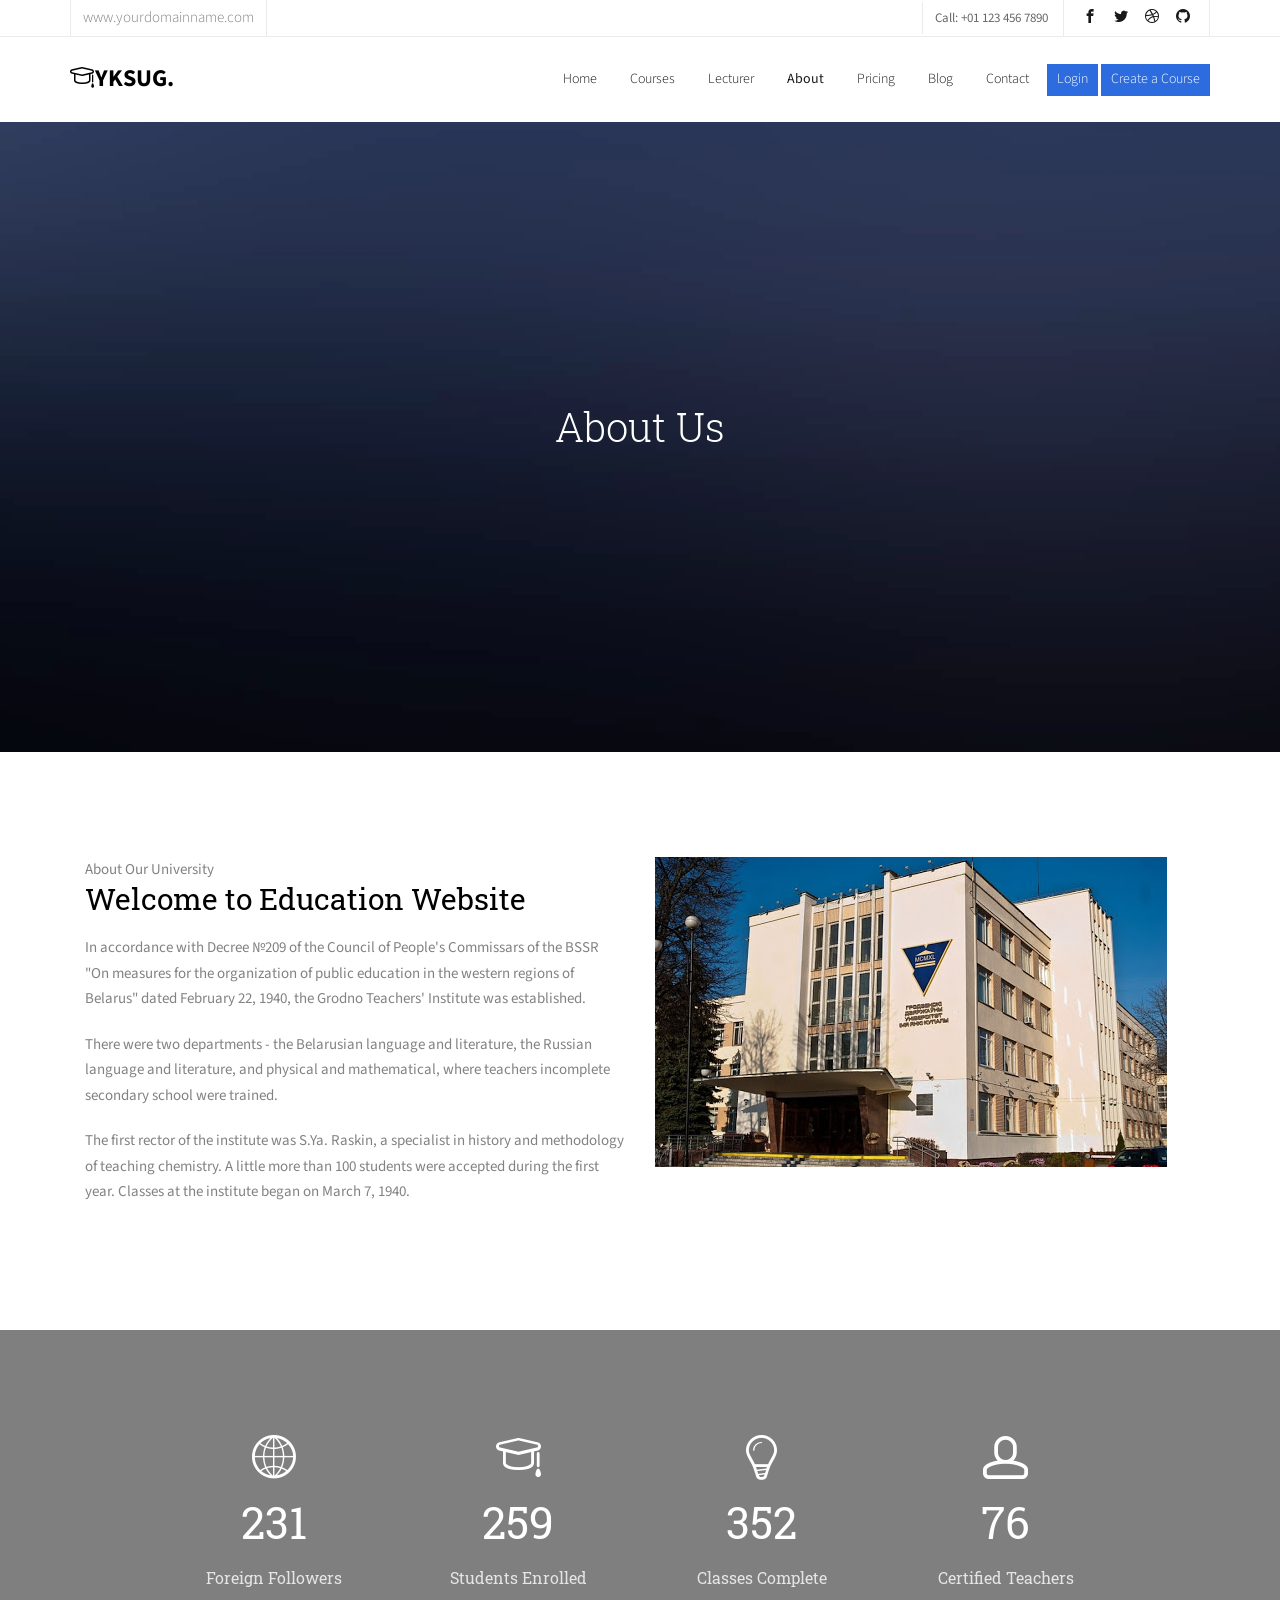
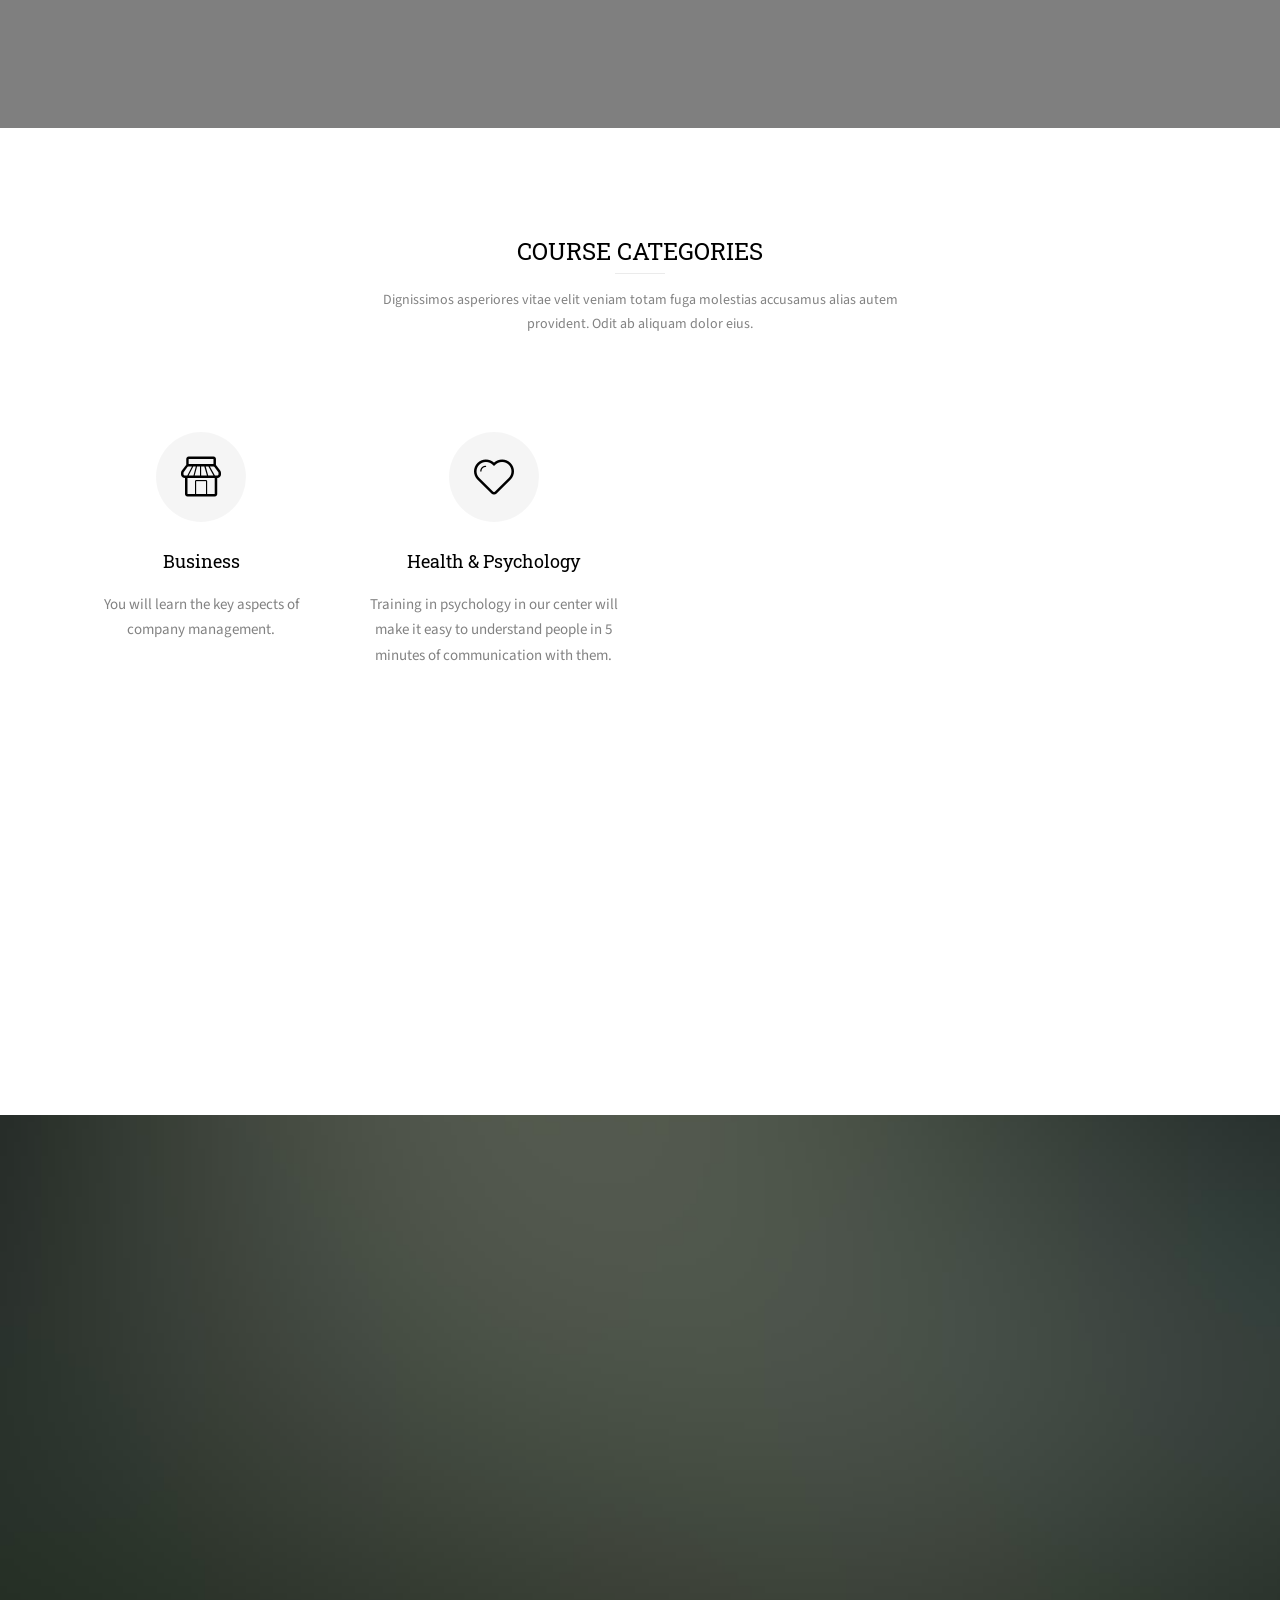
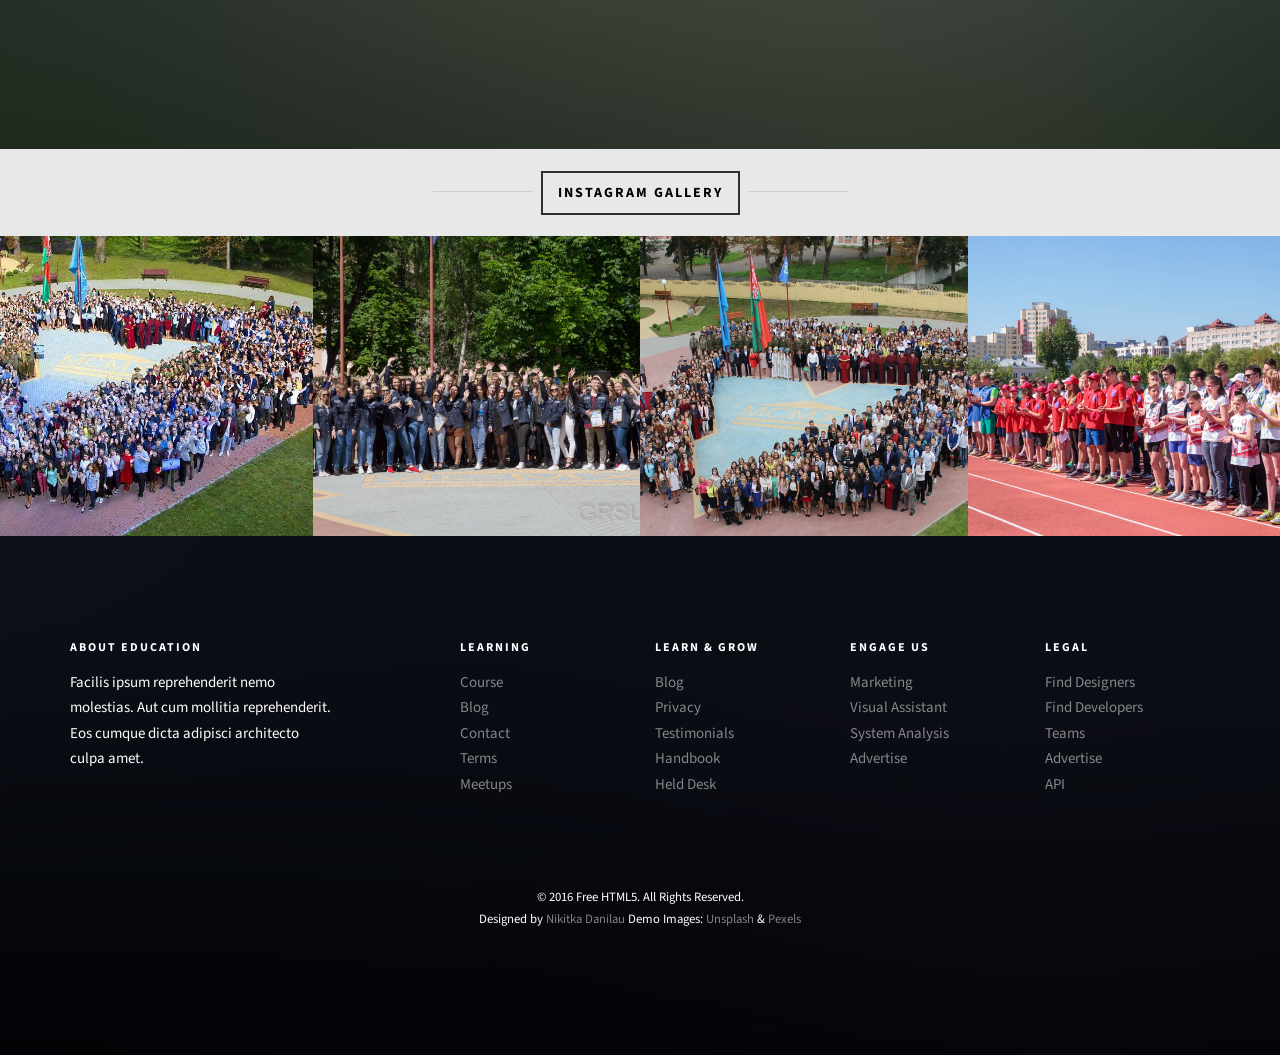
<file: Portal/education/about.html>
<!DOCTYPE HTML>
<html>
	<head>
	<meta charset="utf-8">
	<meta http-equiv="X-UA-Compatible" content="IE=edge">
	<title>About Us</title>
	<meta name="viewport" content="width=device-width, initial-scale=1">
	<meta name="description" content="Free HTML5 Website Template by freehtml5.co" />
	<meta name="keywords" content="free website templates, free html5, free template, free bootstrap, free website template, html5, css3, mobile first, responsive" />
	<meta name="author" content="freehtml5.co" />

	<!--
	//////////////////////////////////////////////////////

	FREE HTML5 TEMPLATE
	DESIGNED & DEVELOPED by FreeHTML5.co

	Website: 		http://freehtml5.co/
	Email: 			info@freehtml5.co
	Twitter: 		http://twitter.com/fh5co
	Facebook: 		https://www.facebook.com/fh5co

	//////////////////////////////////////////////////////
	 -->

  	<!-- Facebook and Twitter integration -->
	<meta property="og:title" content=""/>
	<meta property="og:image" content=""/>
	<meta property="og:url" content=""/>
	<meta property="og:site_name" content=""/>
	<meta property="og:description" content=""/>
	<meta name="twitter:title" content="" />
	<meta name="twitter:image" content="" />
	<meta name="twitter:url" content="" />
	<meta name="twitter:card" content="" />

	<link href="https://fonts.googleapis.com/css?family=Source+Sans+Pro:300,400,600,700" rel="stylesheet">
	<link href="https://fonts.googleapis.com/css?family=Roboto+Slab:300,400" rel="stylesheet">

	<!-- Animate.css -->
	<link rel="stylesheet" href="css/animate.css">
	<!-- Icomoon Icon Fonts-->
	<link rel="stylesheet" href="css/icomoon.css">
	<!-- Bootstrap  -->
	<link rel="stylesheet" href="css/bootstrap.css">

	<!-- Magnific Popup -->
	<link rel="stylesheet" href="css/magnific-popup.css">

	<!-- Owl Carousel  -->
	<link rel="stylesheet" href="css/owl.carousel.min.css">
	<link rel="stylesheet" href="css/owl.theme.default.min.css">

	<!-- Flexslider  -->
	<link rel="stylesheet" href="css/flexslider.css">

	<!-- Pricing -->
	<link rel="stylesheet" href="css/pricing.css">

	<!-- Theme style  -->
	<link rel="stylesheet" href="css/style.css">

	<!-- Modernizr JS -->
	<script src="js/modernizr-2.6.2.min.js"></script>
	<!-- FOR IE9 below -->
	<!--[if lt IE 9]>
	<script src="js/respond.min.js"></script>
	<![endif]-->

	</head>
	<body>

	<div class="fh5co-loader"></div>

	<div id="page">
	<nav class="fh5co-nav" role="navigation">
		<div class="top">
			<div class="container">
				<div class="row">
					<div class="col-xs-12 text-right">
						<p class="site">www.yourdomainname.com</p>
						<p class="num">Call: +01 123 456 7890</p>
						<ul class="fh5co-social">
							<li><a href="#"><i class="icon-facebook2"></i></a></li>
							<li><a href="#"><i class="icon-twitter2"></i></a></li>
							<li><a href="#"><i class="icon-dribbble2"></i></a></li>
							<li><a href="#"><i class="icon-github"></i></a></li>
						</ul>
					</div>
				</div>
			</div>
		</div>
		<div class="top-menu">
			<div class="container">
				<div class="row">
					<div class="col-xs-2">
						<div id="fh5co-logo"><a href="index.html"><i class="icon-study"></i>yksug<span>.</span></a></div>
					</div>
					<div class="col-xs-10 text-right menu-1">
						<ul>
							<li><a href="index.html">Home</a></li>
							<li><a href="courses.html">Courses</a></li>
							<li><a href="teacher.html">Lecturer</a></li>
							<li class="active"><a href="about.html">About</a></li>
							<li><a href="pricing.html">Pricing</a></li>
							<li class="has-dropdown">
								<a href="blog.html">Blog</a>
								<ul class="dropdown">
									<li><a href="#">Web Design</a></li>
									<li><a href="#">eCommerce</a></li>
									<li><a href="#">Branding</a></li>
									<li><a href="#">API</a></li>
								</ul>
							</li>
							<li><a href="contact.html">Contact</a></li>
							<li class="btn-cta"><a href="../LogForm/index.html"><span>Login</span></a></li>
							<li class="btn-cta"><a href="#"><span>Create a Course</span></a></li>
						</ul>
					</div>
				</div>

			</div>
		</div>
	</nav>

	<aside id="fh5co-hero">
		<div class="flexslider">
			<ul class="slides">
		   	<li style="background-image: url(images/img_bg_4.jpg);">
		   		<div class="overlay-gradient"></div>
		   		<div class="container">
		   			<div class="row">
			   			<div class="col-md-8 col-md-offset-2 text-center slider-text">
			   				<div class="slider-text-inner">
			   					<h1 class="heading-section">About Us</h1>
									<!-- <h2>Lalalalalalala Made by <a href="https://vk.com/iosif1901" target="_blank">Niitka Danilau</a></h2> -->
			   				</div>
			   			</div>
			   		</div>
		   		</div>
		   	</li>
		  	</ul>
	  	</div>
	</aside>

	<div id="fh5co-about">
		<div class="container">
			<div class="col-md-6 animate-box">
				<span>About Our University</span>
				<h2>Welcome to Education Website</h2>
				<p>In accordance with Decree №209 of the Council of People's Commissars of the BSSR "On measures for the organization of public education in the western regions of Belarus" dated February 22, 1940, the Grodno Teachers' Institute was established.</p>
				<p>There were two departments - the Belarusian language and literature, the Russian language and literature, and physical and mathematical, where teachers incomplete secondary school were trained.</p>
				<p>The first rector of the institute was S.Ya. Raskin, a specialist in history and methodology of teaching chemistry. A little more than 100 students were accepted during the first year. Classes at the institute began on March 7, 1940.</p>
			</div>
			<div class="col-md-6">
				<img class="img-responsive" src="images/University_About.jpg" alt="Free HTML5 Bootstrap Template">
			</div>
		</div>
	</div>

	<div id="fh5co-counter" class="fh5co-counters" style="background-image: url(images/img_bg_4.jpg);" data-stellar-background-ratio="0.5">
		<div class="overlay"></div>
		<div class="container">
			<div class="row">
				<div class="col-md-10 col-md-offset-1">
					<div class="row">
						<div class="col-md-3 col-sm-6 text-center animate-box">
							<span class="icon"><i class="icon-world"></i></span>
							<span class="fh5co-counter js-counter" data-from="0" data-to="3297" data-speed="5000" data-refresh-interval="50"></span>
							<span class="fh5co-counter-label">Foreign Followers</span>
						</div>
						<div class="col-md-3 col-sm-6 text-center animate-box">
							<span class="icon"><i class="icon-study"></i></span>
							<span class="fh5co-counter js-counter" data-from="0" data-to="3700" data-speed="5000" data-refresh-interval="50"></span>
							<span class="fh5co-counter-label">Students Enrolled</span>
						</div>
						<div class="col-md-3 col-sm-6 text-center animate-box">
							<span class="icon"><i class="icon-bulb"></i></span>
							<span class="fh5co-counter js-counter" data-from="0" data-to="5034" data-speed="5000" data-refresh-interval="50"></span>
							<span class="fh5co-counter-label">Classes Complete</span>
						</div>
						<div class="col-md-3 col-sm-6 text-center animate-box">
							<span class="icon"><i class="icon-head"></i></span>
							<span class="fh5co-counter js-counter" data-from="0" data-to="1080" data-speed="5000" data-refresh-interval="50"></span>
							<span class="fh5co-counter-label">Certified Teachers</span>
						</div>
					</div>
				</div>
			</div>
		</div>
	</div>

	<div id="fh5co-course-categories">
		<div class="container">
			<div class="row animate-box">
				<div class="col-md-6 col-md-offset-3 text-center fh5co-heading">
					<h2>Course categories</h2>
					<p>Dignissimos asperiores vitae velit veniam totam fuga molestias accusamus alias autem provident. Odit ab aliquam dolor eius.</p>
				</div>
			</div>
			<div class="row">
				<div class="col-md-3 col-sm-6 text-center animate-box">
					<div class="services">
						<span class="icon">
							<i class="icon-shop"></i>
						</span>
						<div class="desc">
							<h3><a href="#">Business</a></h3>
							<p>You will learn the key aspects of company management.</p>
						</div>
					</div>
				</div>
				<div class="col-md-3 col-sm-6 text-center animate-box">
					<div class="services">
						<span class="icon">
							<i class="icon-heart4"></i>
						</span>
						<div class="desc">
							<h3><a href="#">Health &amp; Psychology</a></h3>
							<p>Training in psychology in our center will make it easy to understand people in 5 minutes of communication with them.</p>
						</div>
					</div>
				</div>
				<div class="col-md-3 col-sm-6 text-center animate-box">
					<div class="services">
						<span class="icon">
							<i class="icon-banknote"></i>
						</span>
						<div class="desc">
							<h3><a href="#">Accounting</a></h3>
							<p>Providing self-control and advanced training for the successful implementation of business objectives.</p>
						</div>
					</div>
				</div>
				<div class="col-md-3 col-sm-6 text-center animate-box">
					<div class="services">
						<span class="icon">
							<i class="icon-lab2"></i>
						</span>
						<div class="desc">
							<h3><a href="#">Chemistry &amp; Biology</a></h3>
							<p>Students will have to learn many terms and facts from the course of botany, zoology and anatomy.</p>
						</div>
					</div>
				</div>
				<div class="col-md-3 col-sm-6 text-center animate-box">
					<div class="services">
						<span class="icon">
							<i class="icon-photo"></i>
						</span>
						<div class="desc">
							<h3><a href="#">Art &amp; Media</a></h3>
							<p>The course is expected for people without art education who want to reveal their creative potential, using oil or acrylic painting.</p>
						</div>
					</div>
				</div>
				<div class="col-md-3 col-sm-6 text-center animate-box">
					<div class="services">
						<span class="icon">
							<i class="icon-home-outline"></i>
						</span>
						<div class="desc">
							<h3><a href="#">Real Estate</a></h3>
							<p>A real estate agent is engaged in the search and selection of residential, non-residential or commercial real estate for the purpose of their further sale.</p>
						</div>
					</div>
				</div>
				<div class="col-md-3 col-sm-6 text-center animate-box">
					<div class="services">
						<span class="icon">
							<i class="icon-bubble3"></i>
						</span>
						<div class="desc">
							<h3><a href="#">Language</a></h3>
							<p>We carefully choose a program for studying English in England, the USA or in the international language center of any part of the world.</p>
						</div>
					</div>
				</div>
				<div class="col-md-3 col-sm-6 text-center animate-box">
					<div class="services">
						<span class="icon">
							<i class="icon-world"></i>
						</span>
						<div class="desc">
							<h3><a href="#">Web &amp; Programming</a></h3>
							<p>To become a programmer, you need to write code. There are many good books on the Internet, but you won’t become a programmer reading books.</p>
						</div>
					</div>
				</div>
			</div>
		</div>
	</div>

	<div id="fh5co-register" style="background-image: url(images/img_bg_2.jpg);">
		<div class="overlay"></div>
		<div class="row">
			<div class="col-md-8 col-md-offset-2 animate-box">
				<div class="date-counter text-center">
					<h2>Get 400 of Online Courses for Free</h2>
					<h3>By Mike Smith</h3>
					<div class="simply-countdown simply-countdown-one"></div>
					<p><strong>Limited Offer, Hurry Up!</strong></p>
					<p><a href="#" class="btn btn-primary btn-lg btn-reg">Register Now!</a></p>
				</div>
			</div>
		</div>
	</div>

	<div id="fh5co-gallery" class="fh5co-bg-section">
		<div class="row text-center">
			<h2><span>Instagram Gallery</span></h2>
		</div>
		<div class="row">
			<div class="col-md-3 col-padded">
				<a href="#" class="gallery" style="background-image: url(images/GRSU6.jpg);"></a>
			</div>
			<div class="col-md-3 col-padded">
				<a href="#" class="gallery" style="background-image: url(images/GRSU1.jpg);"></a>
			</div>
			<div class="col-md-3 col-padded">
				<a href="#" class="gallery" style="background-image: url(images/GRSU2.jpg);"></a>
			</div>
			<div class="col-md-3 col-padded">
				<a href="#" class="gallery" style="background-image: url(images/GRSU4.jpg);"></a>
			</div>
		</div>
	</div>

	<footer id="fh5co-footer" role="contentinfo" style="background-image: url(images/img_bg_4.jpg);">
		<div class="overlay"></div>
		<div class="container">
			<div class="row row-pb-md">
				<div class="col-md-3 fh5co-widget">
					<h3>About Education</h3>
					<p>Facilis ipsum reprehenderit nemo molestias. Aut cum mollitia reprehenderit. Eos cumque dicta adipisci architecto culpa amet.</p>
				</div>
				<div class="col-md-2 col-sm-4 col-xs-6 col-md-push-1 fh5co-widget">
					<h3>Learning</h3>
					<ul class="fh5co-footer-links">
						<li><a href="#">Course</a></li>
						<li><a href="#">Blog</a></li>
						<li><a href="#">Contact</a></li>
						<li><a href="#">Terms</a></li>
						<li><a href="#">Meetups</a></li>
					</ul>
				</div>

				<div class="col-md-2 col-sm-4 col-xs-6 col-md-push-1 fh5co-widget">
					<h3>Learn &amp; Grow</h3>
					<ul class="fh5co-footer-links">
						<li><a href="#">Blog</a></li>
						<li><a href="#">Privacy</a></li>
						<li><a href="#">Testimonials</a></li>
						<li><a href="#">Handbook</a></li>
						<li><a href="#">Held Desk</a></li>
					</ul>
				</div>

				<div class="col-md-2 col-sm-4 col-xs-6 col-md-push-1 fh5co-widget">
					<h3>Engage us</h3>
					<ul class="fh5co-footer-links">
						<li><a href="#">Marketing</a></li>
						<li><a href="#">Visual Assistant</a></li>
						<li><a href="#">System Analysis</a></li>
						<li><a href="#">Advertise</a></li>
					</ul>
				</div>

				<div class="col-md-2 col-sm-4 col-xs-6 col-md-push-1 fh5co-widget">
					<h3>Legal</h3>
					<ul class="fh5co-footer-links">
						<li><a href="#">Find Designers</a></li>
						<li><a href="#">Find Developers</a></li>
						<li><a href="#">Teams</a></li>
						<li><a href="#">Advertise</a></li>
						<li><a href="#">API</a></li>
					</ul>
				</div>
			</div>

			<div class="row copyright">
				<div class="col-md-12 text-center">
					<p>
						<small class="block">&copy; 2016 Free HTML5. All Rights Reserved.</small>
						<small class="block">Designed by <a href="https://vk.com/iosif1901" target="_blank">Nikitka Danilau</a> Demo Images: <a href="http://unsplash.co/" target="_blank">Unsplash</a> &amp; <a href="https://www.pexels.com/" target="_blank">Pexels</a></small>
					</p>
				</div>
			</div>

		</div>
	</footer>
	</div>

	<div class="gototop js-top">
		<a href="#" class="js-gotop"><i class="icon-arrow-up"></i></a>
	</div>

	<!-- jQuery -->
	<script src="js/jquery.min.js"></script>
	<!-- jQuery Easing -->
	<script src="js/jquery.easing.1.3.js"></script>
	<!-- Bootstrap -->
	<script src="js/bootstrap.min.js"></script>
	<!-- Waypoints -->
	<script src="js/jquery.waypoints.min.js"></script>
	<!-- Stellar Parallax -->
	<script src="js/jquery.stellar.min.js"></script>
	<!-- Carousel -->
	<script src="js/owl.carousel.min.js"></script>
	<!-- Flexslider -->
	<script src="js/jquery.flexslider-min.js"></script>
	<!-- countTo -->
	<script src="js/jquery.countTo.js"></script>
	<!-- Magnific Popup -->
	<script src="js/jquery.magnific-popup.min.js"></script>
	<script src="js/magnific-popup-options.js"></script>
	<!-- Count Down -->
	<script src="js/simplyCountdown.js"></script>
	<!-- Main -->
	<script src="js/main.js"></script>
	<script>
    var d = new Date(new Date().getTime() + 1000 * 120 * 120 * 2000);

    // default example
    simplyCountdown('.simply-countdown-one', {
        year: d.getFullYear(),
        month: d.getMonth() + 1,
        day: d.getDate()
    });

    //jQuery example
    $('#simply-countdown-losange').simplyCountdown({
        year: d.getFullYear(),
        month: d.getMonth() + 1,
        day: d.getDate(),
        enableUtc: false
    });
	</script>
	</body>
</html>
</file>
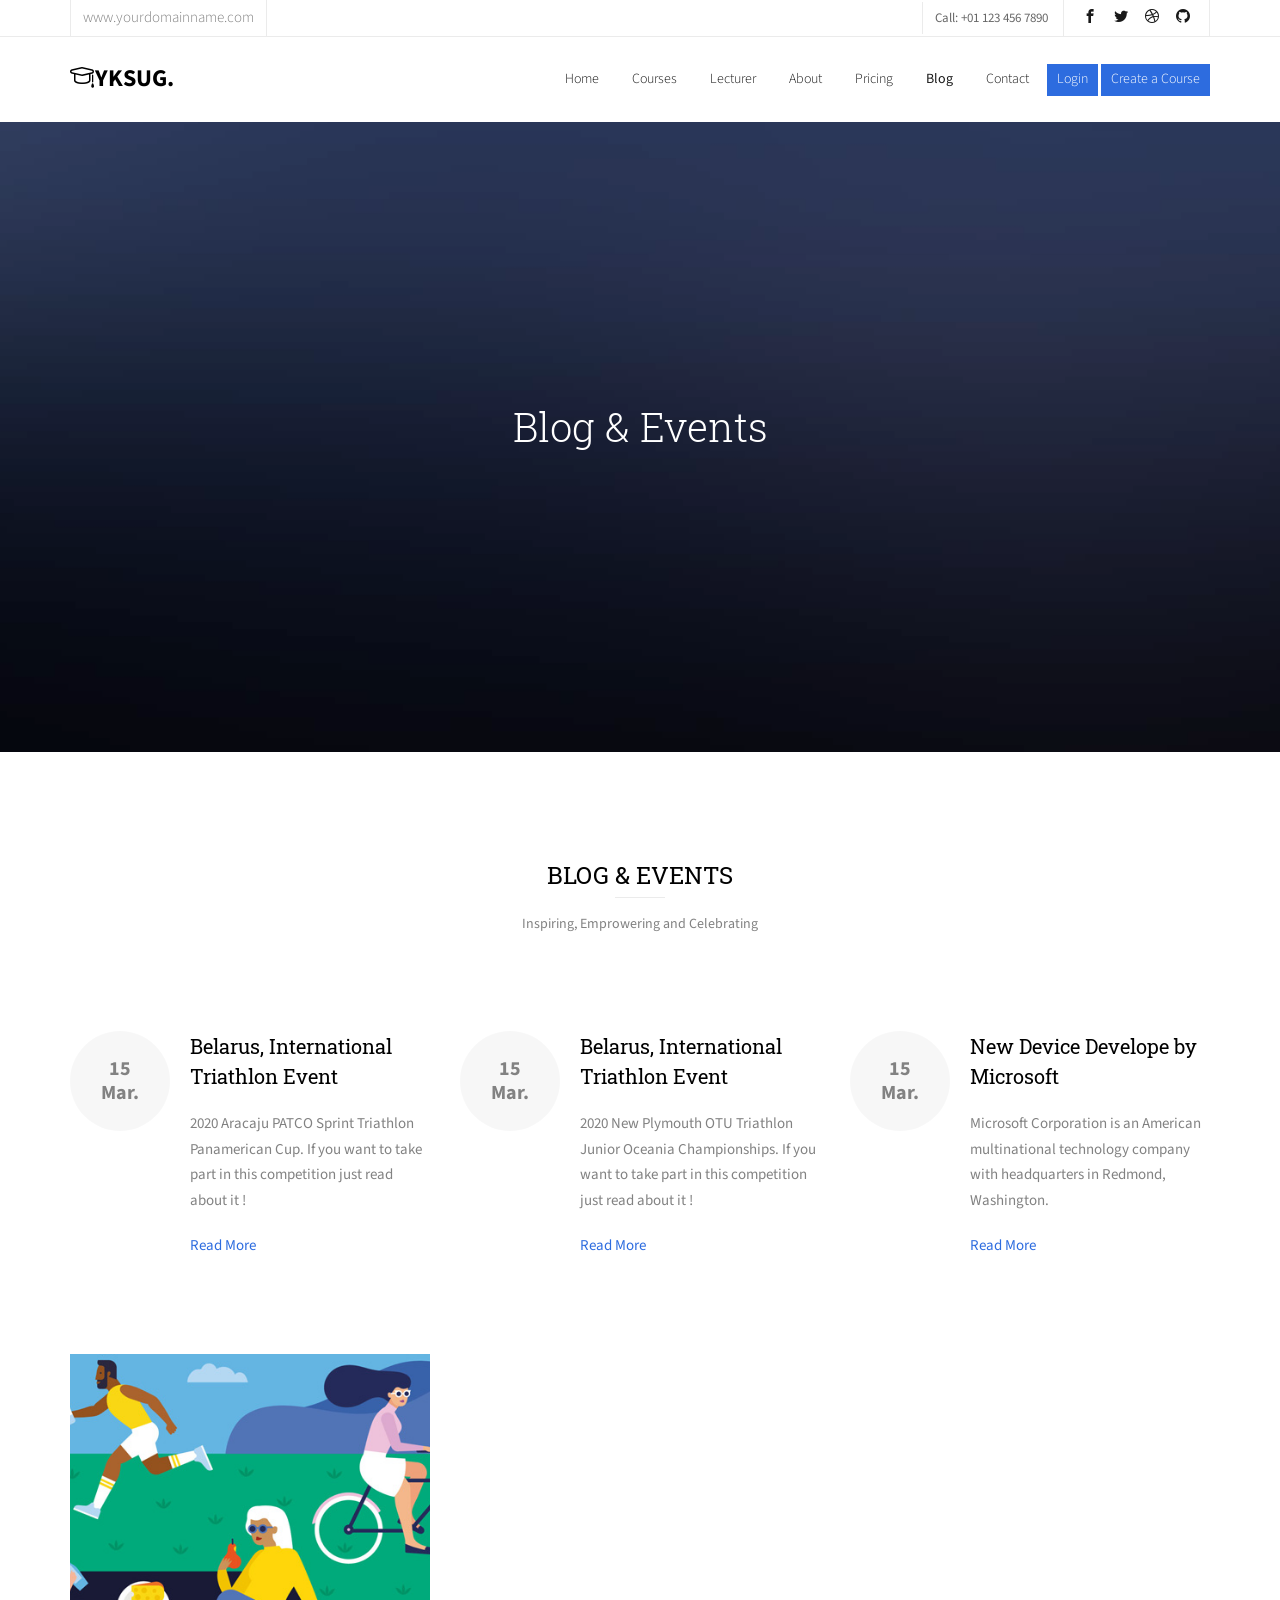
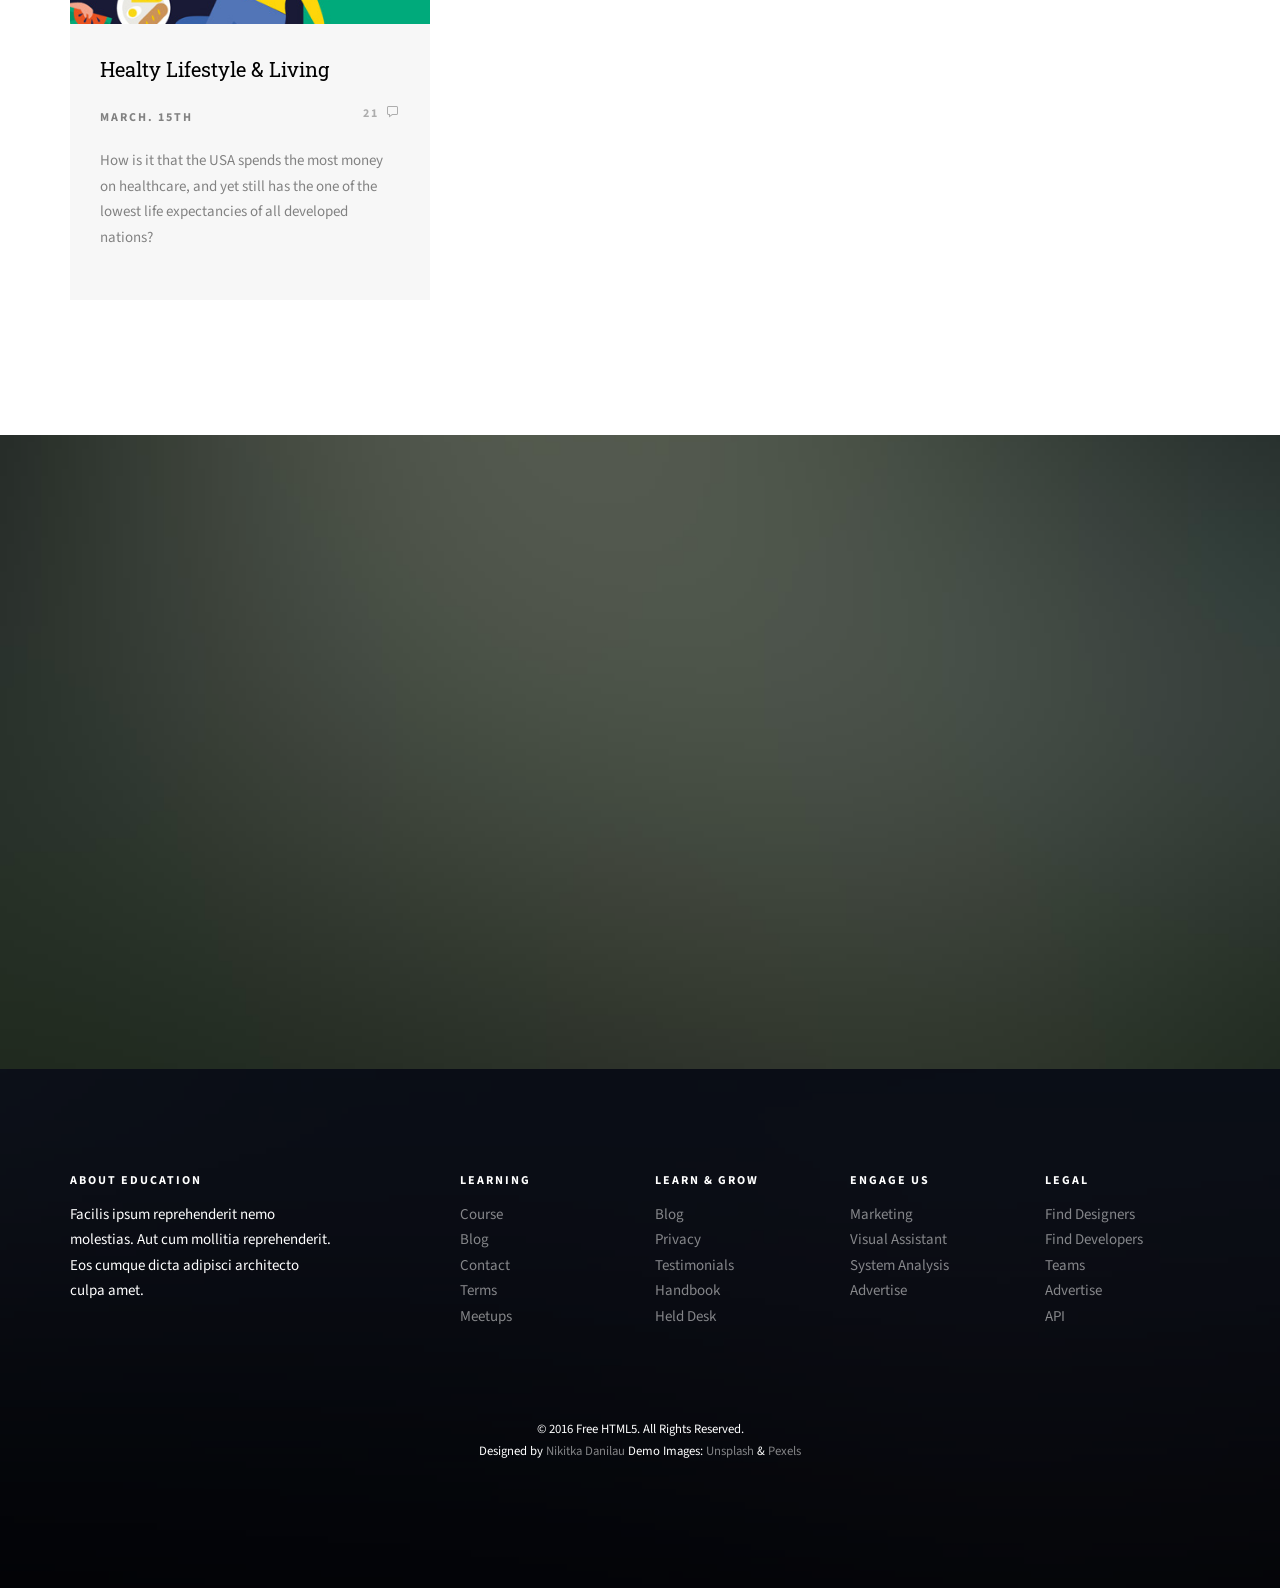
<file: Portal/education/blog.html>
<!DOCTYPE HTML>
<html>
	<head>
	<meta charset="utf-8">
	<meta http-equiv="X-UA-Compatible" content="IE=edge">
	<title>Blog</title>
	<meta name="viewport" content="width=device-width, initial-scale=1">
	<meta name="description" content="Free HTML5 Website Template by freehtml5.co" />
	<meta name="keywords" content="free website templates, free html5, free template, free bootstrap, free website template, html5, css3, mobile first, responsive" />
	<meta name="author" content="freehtml5.co" />

	<!--
	//////////////////////////////////////////////////////

	FREE HTML5 TEMPLATE
	DESIGNED & DEVELOPED by FreeHTML5.co

	Website: 		http://freehtml5.co/
	Email: 			info@freehtml5.co
	Twitter: 		http://twitter.com/fh5co
	Facebook: 		https://www.facebook.com/fh5co

	//////////////////////////////////////////////////////
	 -->

  	<!-- Facebook and Twitter integration -->
	<meta property="og:title" content=""/>
	<meta property="og:image" content=""/>
	<meta property="og:url" content=""/>
	<meta property="og:site_name" content=""/>
	<meta property="og:description" content=""/>
	<meta name="twitter:title" content="" />
	<meta name="twitter:image" content="" />
	<meta name="twitter:url" content="" />
	<meta name="twitter:card" content="" />

	<link href="https://fonts.googleapis.com/css?family=Source+Sans+Pro:300,400,600,700" rel="stylesheet">
	<link href="https://fonts.googleapis.com/css?family=Roboto+Slab:300,400" rel="stylesheet">

	<!-- Animate.css -->
	<link rel="stylesheet" href="css/animate.css">
	<!-- Icomoon Icon Fonts-->
	<link rel="stylesheet" href="css/icomoon.css">
	<!-- Bootstrap  -->
	<link rel="stylesheet" href="css/bootstrap.css">

	<!-- Magnific Popup -->
	<link rel="stylesheet" href="css/magnific-popup.css">

	<!-- Owl Carousel  -->
	<link rel="stylesheet" href="css/owl.carousel.min.css">
	<link rel="stylesheet" href="css/owl.theme.default.min.css">

	<!-- Flexslider  -->
	<link rel="stylesheet" href="css/flexslider.css">

	<!-- Pricing -->
	<link rel="stylesheet" href="css/pricing.css">

	<!-- Theme style  -->
	<link rel="stylesheet" href="css/style.css">

	<!-- Modernizr JS -->
	<script src="js/modernizr-2.6.2.min.js"></script>
	<!-- FOR IE9 below -->
	<!--[if lt IE 9]>
	<script src="js/respond.min.js"></script>
	<![endif]-->

	</head>
	<body>

	<div class="fh5co-loader"></div>

	<div id="page">
	<nav class="fh5co-nav" role="navigation">
		<div class="top">
			<div class="container">
				<div class="row">
					<div class="col-xs-12 text-right">
						<p class="site">www.yourdomainname.com</p>
						<p class="num">Call: +01 123 456 7890</p>
						<ul class="fh5co-social">
							<li><a href="#"><i class="icon-facebook2"></i></a></li>
							<li><a href="#"><i class="icon-twitter2"></i></a></li>
							<li><a href="#"><i class="icon-dribbble2"></i></a></li>
							<li><a href="#"><i class="icon-github"></i></a></li>
						</ul>
					</div>
				</div>
			</div>
		</div>
		<div class="top-menu">
			<div class="container">
				<div class="row">
					<div class="col-xs-2">
						<div id="fh5co-logo"><a href="index.html"><i class="icon-study"></i>yksug<span>.</span></a></div>
					</div>
					<div class="col-xs-10 text-right menu-1">
						<ul>
							<li><a href="index.html">Home</a></li>
							<li><a href="courses.html">Courses</a></li>
							<li><a href="teacher.html">Lecturer</a></li>
							<li><a href="about.html">About</a></li>
							<li><a href="pricing.html">Pricing</a></li>
							<li class="has-dropdown active">
								<a href="blog.html">Blog</a>
								<ul class="dropdown">
									<li><a href="#">Web Design</a></li>
									<li><a href="#">eCommerce</a></li>
									<li><a href="#">Branding</a></li>
									<li><a href="#">API</a></li>
								</ul>
							</li>
							<li><a href="contact.html">Contact</a></li>
							<li class="btn-cta"><a href="../LogForm/index.html"><span>Login</span></a></li>
							<li class="btn-cta"><a href="#"><span>Create a Course</span></a></li>
						</ul>
					</div>
				</div>

			</div>
		</div>
	</nav>

	<aside id="fh5co-hero">
		<div class="flexslider">
			<ul class="slides">
		   	<li style="background-image: url(images/img_bg_4.jpg);">
		   		<div class="overlay-gradient"></div>
		   		<div class="container">
		   			<div class="row">
			   			<div class="col-md-8 col-md-offset-2 text-center slider-text">
			   				<div class="slider-text-inner">
			   					<h1 class="heading-section">Blog &amp; Events</h1>
									<!-- <h2>Inspiring, Emprowering and Celebrating</h2> -->
			   				</div>
			   			</div>
			   		</div>
		   		</div>
		   	</li>
		  	</ul>
	  	</div>
	</aside>

	<div id="fh5co-blog">
		<div class="container">
			<div class="row animate-box">
				<div class="col-md-8 col-md-offset-2 text-center fh5co-heading">
					<h2>Blog &amp; Events</h2>
					<p>Inspiring, Emprowering and Celebrating</p>
				</div>
			</div>
			<div class="row row-padded-mb">
				<div class="col-md-4 animate-box">
					<div class="fh5co-event">
						<div class="date text-center"><span>15<br>Mar.</span></div>
						<h3><a href="#">Belarus, International Triathlon Event</a></h3>
						<p>2020 Aracaju PATCO Sprint Triathlon Panamerican Cup. If you want to take part in this competition just read about it !</p>
						<p><a href="#">Read More</a></p>
					</div>
				</div>
				<div class="col-md-4 animate-box">
					<div class="fh5co-event">
						<div class="date text-center"><span>15<br>Mar.</span></div>
						<h3><a href="#">Belarus, International Triathlon Event</a></h3>
						<p>2020 New Plymouth OTU Triathlon Junior Oceania Championships. If you want to take part in this competition just read about it !</p>
						<p><a href="#">Read More</a></p>
					</div>
				</div>
				<div class="col-md-4 animate-box">
					<div class="fh5co-event">
						<div class="date text-center"><span>15<br>Mar.</span></div>
						<h3><a href="#">New Device Develope by Microsoft</a></h3>
						<p>Microsoft Corporation is an American multinational technology company with headquarters in Redmond, Washington.</p>
						<p><a href="#">Read More</a></p>
					</div>
				</div>
			</div>
			<div class="row">
				<div class="col-lg-4 col-md-4">
					<div class="fh5co-blog animate-box">
						<a href="#" class="blog-img-holder" style="background-image: url(images/healthy-living-1.jpg);"></a>
						<div class="blog-text">
							<h3><a href="#">Healty Lifestyle &amp; Living</a></h3>
							<span class="posted_on">March. 15th</span>
							<span class="comment"><a href="">21<i class="icon-speech-bubble"></i></a></span>
							<p>How is it that the USA spends the most money on healthcare, and yet still has the one of the lowest life expectancies of all developed nations?</p>
						</div>
					</div>
				</div>
				<div class="col-lg-4 col-md-4">
					<div class="fh5co-blog animate-box">
						<a href="#" class="blog-img-holder" style="background-image: url(images/healthy-living-2.jpg);"></a>
						<div class="blog-text">
							<h3><a href="#">Healty Lifestyle &amp; Living</a></h3>
							<span class="posted_on">March. 15th</span>
							<span class="comment"><a href="">21<i class="icon-speech-bubble"></i></a></span>
							<p>Healthy diet, which was calculated and rated based on the reported intake of healthy foods like vegetables, fruits, nuts, whole grains, healthy fats, and omega-3 fatty acids, and etc.</p>
						</div>
					</div>
				</div>
				<div class="col-lg-4 col-md-4">
					<div class="fh5co-blog animate-box">
						<a href="#" class="blog-img-holder" style="background-image: url(images/healthy-living-31.jpg);"></a>
						<div class="blog-text">
							<h3><a href="#">Healty Lifestyle &amp; Living</a></h3>
							<span class="posted_on">March. 15th</span>
							<span class="comment"><a href="">21<i class="icon-speech-bubble"></i></a></span>
							<p>Researchers from the Harvard T.H. Chan School of Public Health conducted a massive study of the impact of health habits on life expectancy, using data from the well-known organisations.</p>
						</div>
					</div>
				</div>
			</div>
		</div>
	</div>

	<div id="fh5co-register" style="background-image: url(images/img_bg_2.jpg);">
		<div class="overlay"></div>
		<div class="row">
			<div class="col-md-8 col-md-offset-2 animate-box">
				<div class="date-counter text-center">
					<h2>Get 400 of Online Courses for Free</h2>
					<h3>By Mike Smith</h3>
					<div class="simply-countdown simply-countdown-one"></div>
					<p><strong>Limited Offer, Hurry Up!</strong></p>
					<p><a href="#" class="btn btn-primary btn-lg btn-reg">Register Now!</a></p>
				</div>
			</div>
		</div>
	</div>

	<footer id="fh5co-footer" role="contentinfo" style="background-image: url(images/img_bg_4.jpg);">
		<div class="overlay"></div>
		<div class="container">
			<div class="row row-pb-md">
				<div class="col-md-3 fh5co-widget">
					<h3>About Education</h3>
					<p>Facilis ipsum reprehenderit nemo molestias. Aut cum mollitia reprehenderit. Eos cumque dicta adipisci architecto culpa amet.</p>
				</div>
				<div class="col-md-2 col-sm-4 col-xs-6 col-md-push-1 fh5co-widget">
					<h3>Learning</h3>
					<ul class="fh5co-footer-links">
						<li><a href="#">Course</a></li>
						<li><a href="#">Blog</a></li>
						<li><a href="#">Contact</a></li>
						<li><a href="#">Terms</a></li>
						<li><a href="#">Meetups</a></li>
					</ul>
				</div>

				<div class="col-md-2 col-sm-4 col-xs-6 col-md-push-1 fh5co-widget">
					<h3>Learn &amp; Grow</h3>
					<ul class="fh5co-footer-links">
						<li><a href="#">Blog</a></li>
						<li><a href="#">Privacy</a></li>
						<li><a href="#">Testimonials</a></li>
						<li><a href="#">Handbook</a></li>
						<li><a href="#">Held Desk</a></li>
					</ul>
				</div>

				<div class="col-md-2 col-sm-4 col-xs-6 col-md-push-1 fh5co-widget">
					<h3>Engage us</h3>
					<ul class="fh5co-footer-links">
						<li><a href="#">Marketing</a></li>
						<li><a href="#">Visual Assistant</a></li>
						<li><a href="#">System Analysis</a></li>
						<li><a href="#">Advertise</a></li>
					</ul>
				</div>

				<div class="col-md-2 col-sm-4 col-xs-6 col-md-push-1 fh5co-widget">
					<h3>Legal</h3>
					<ul class="fh5co-footer-links">
						<li><a href="#">Find Designers</a></li>
						<li><a href="#">Find Developers</a></li>
						<li><a href="#">Teams</a></li>
						<li><a href="#">Advertise</a></li>
						<li><a href="#">API</a></li>
					</ul>
				</div>
			</div>

			<div class="row copyright">
				<div class="col-md-12 text-center">
					<p>
						<small class="block">&copy; 2016 Free HTML5. All Rights Reserved.</small>
						<small class="block">Designed by <a href="https://vk.com/iosif1901" target="_blank">Nikitka Danilau</a> Demo Images: <a href="http://unsplash.co/" target="_blank">Unsplash</a> &amp; <a href="https://www.pexels.com/" target="_blank">Pexels</a></small>
					</p>
				</div>
			</div>

		</div>
	</footer>
	</div>

	<div class="gototop js-top">
		<a href="#" class="js-gotop"><i class="icon-arrow-up"></i></a>
	</div>

	<!-- jQuery -->
	<script src="js/jquery.min.js"></script>
	<!-- jQuery Easing -->
	<script src="js/jquery.easing.1.3.js"></script>
	<!-- Bootstrap -->
	<script src="js/bootstrap.min.js"></script>
	<!-- Waypoints -->
	<script src="js/jquery.waypoints.min.js"></script>
	<!-- Stellar Parallax -->
	<script src="js/jquery.stellar.min.js"></script>
	<!-- Carousel -->
	<script src="js/owl.carousel.min.js"></script>
	<!-- Flexslider -->
	<script src="js/jquery.flexslider-min.js"></script>
	<!-- countTo -->
	<script src="js/jquery.countTo.js"></script>
	<!-- Magnific Popup -->
	<script src="js/jquery.magnific-popup.min.js"></script>
	<script src="js/magnific-popup-options.js"></script>
	<!-- Count Down -->
	<script src="js/simplyCountdown.js"></script>
	<!-- Main -->
	<script src="js/main.js"></script>
	<script>
    var d = new Date(new Date().getTime() + 1000 * 120 * 120 * 2000);

    // default example
    simplyCountdown('.simply-countdown-one', {
        year: d.getFullYear(),
        month: d.getMonth() + 1,
        day: d.getDate()
    });

    //jQuery example
    $('#simply-countdown-losange').simplyCountdown({
        year: d.getFullYear(),
        month: d.getMonth() + 1,
        day: d.getDate(),
        enableUtc: false
    });
	</script>
	</body>
</html>
</file>
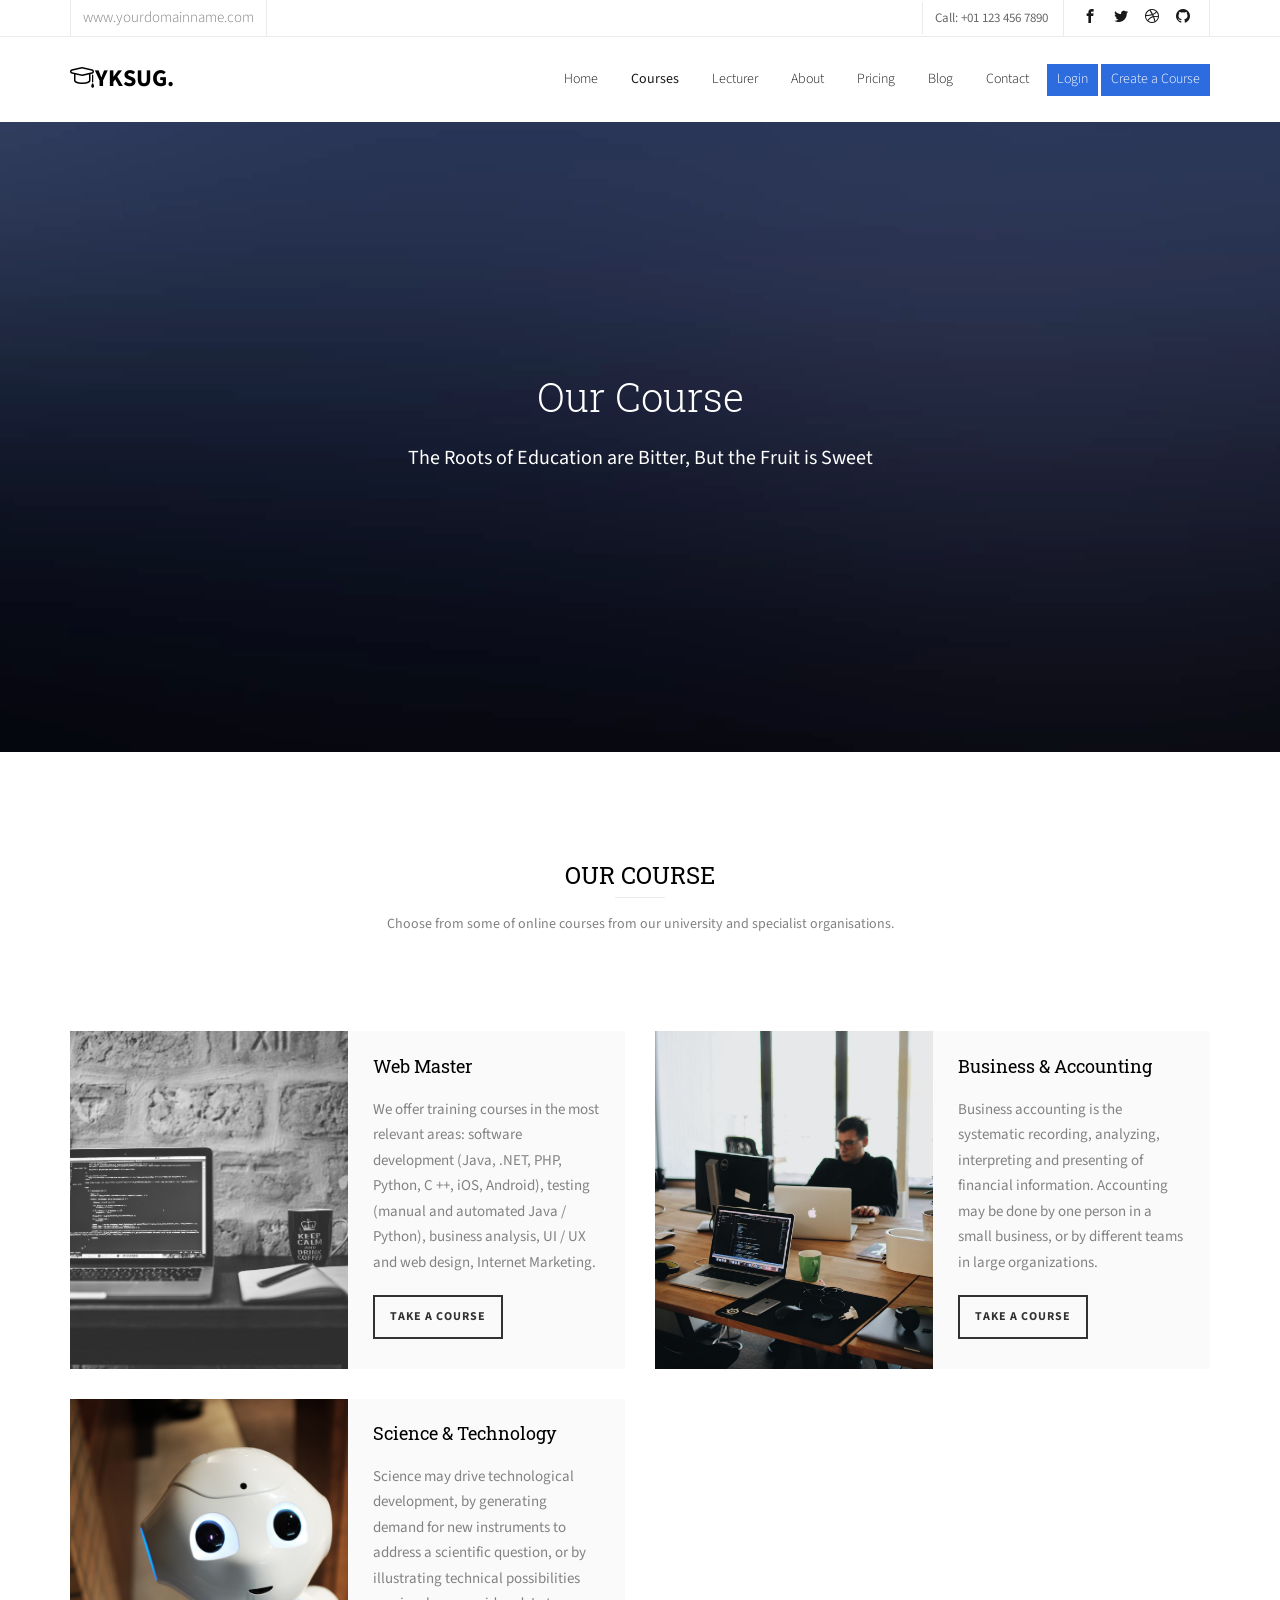
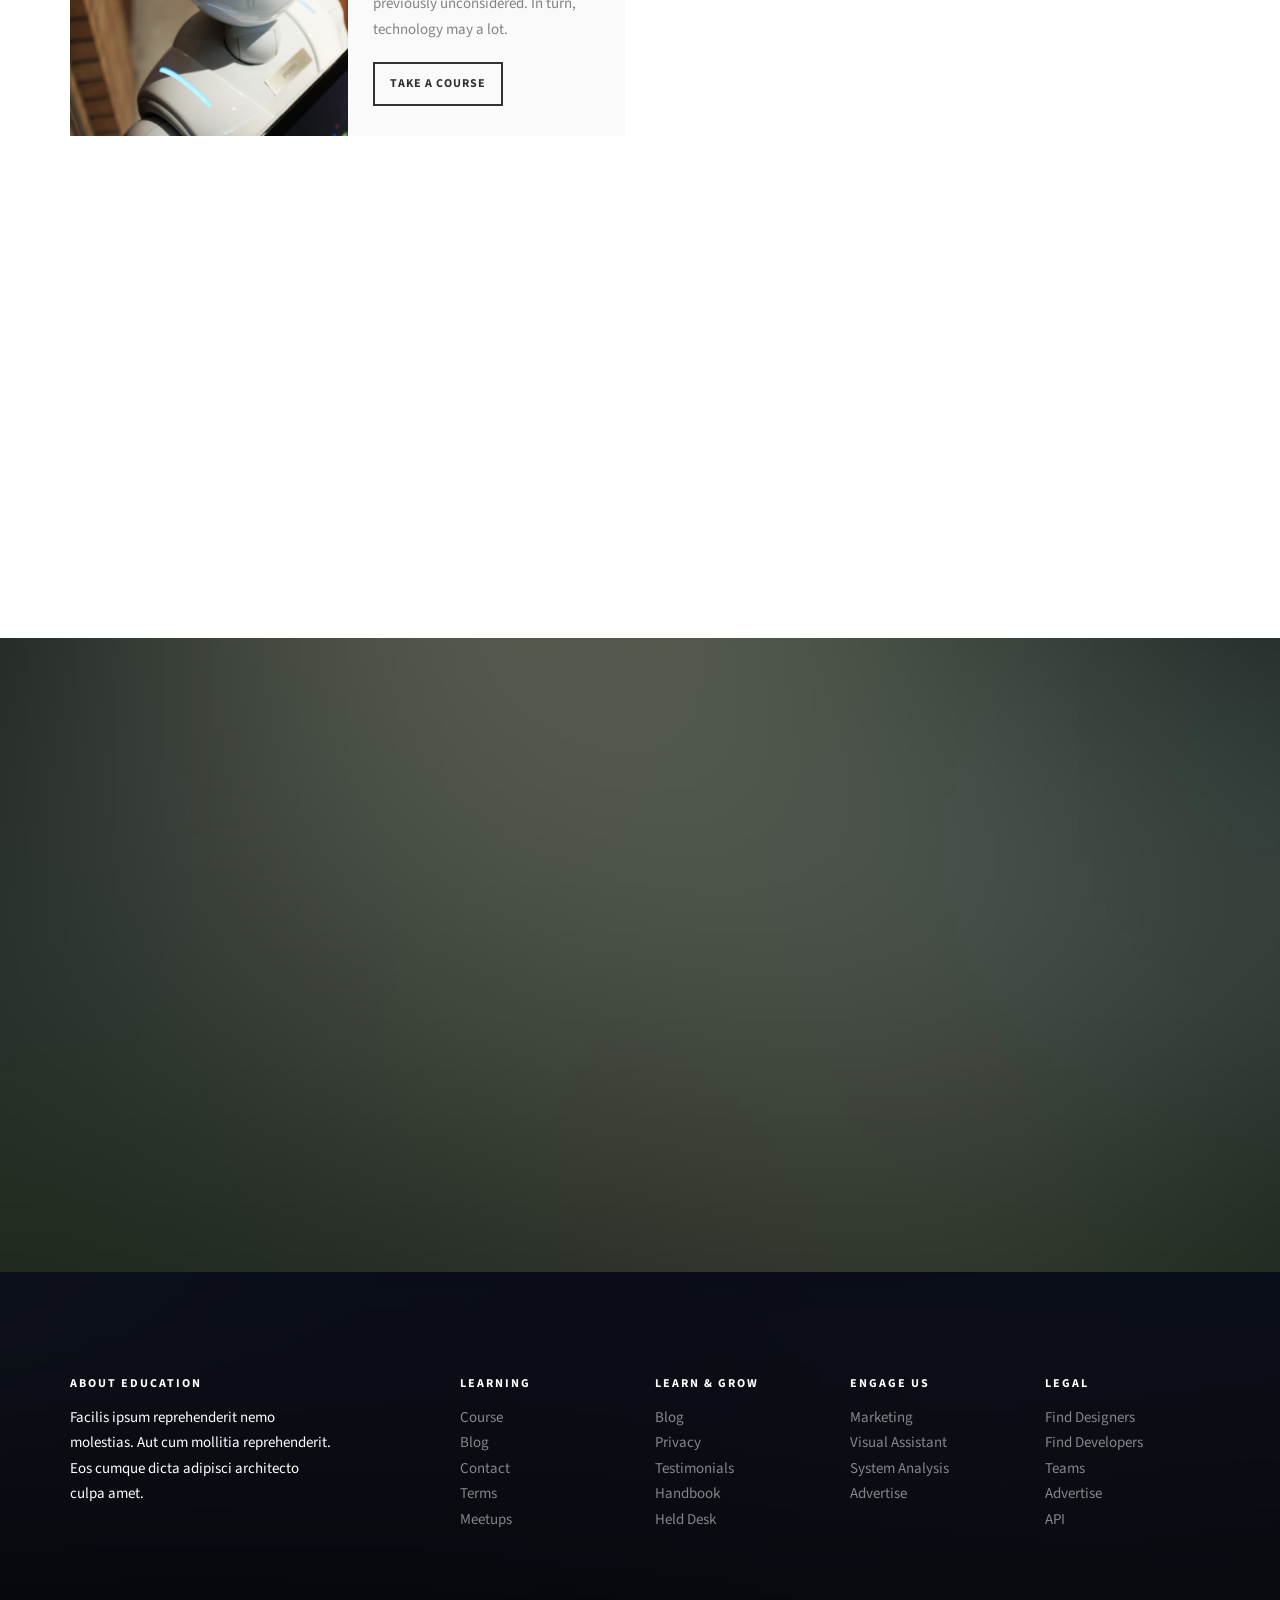
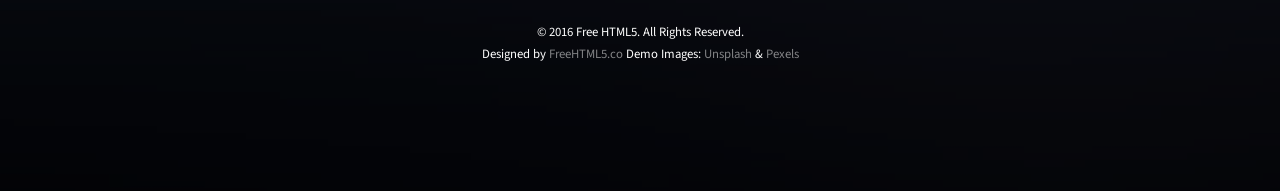
<file: Portal/education/courses.html>
<!DOCTYPE HTML>
<html>
	<head>
	<meta charset="utf-8">
	<meta http-equiv="X-UA-Compatible" content="IE=edge">
	<title>Courses</title>
	<meta name="viewport" content="width=device-width, initial-scale=1">
	<meta name="description" content="Free HTML5 Website Template by freehtml5.co" />
	<meta name="keywords" content="free website templates, free html5, free template, free bootstrap, free website template, html5, css3, mobile first, responsive" />
	<meta name="author" content="freehtml5.co" />

	<!--
	//////////////////////////////////////////////////////

	FREE HTML5 TEMPLATE
	DESIGNED & DEVELOPED by FreeHTML5.co

	Website: 		http://freehtml5.co/
	Email: 			info@freehtml5.co
	Twitter: 		http://twitter.com/fh5co
	Facebook: 		https://www.facebook.com/fh5co

	//////////////////////////////////////////////////////
	 -->

  	<!-- Facebook and Twitter integration -->
	<meta property="og:title" content=""/>
	<meta property="og:image" content=""/>
	<meta property="og:url" content=""/>
	<meta property="og:site_name" content=""/>
	<meta property="og:description" content=""/>
	<meta name="twitter:title" content="" />
	<meta name="twitter:image" content="" />
	<meta name="twitter:url" content="" />
	<meta name="twitter:card" content="" />

	<link href="https://fonts.googleapis.com/css?family=Source+Sans+Pro:300,400,600,700" rel="stylesheet">
	<link href="https://fonts.googleapis.com/css?family=Roboto+Slab:300,400" rel="stylesheet">

	<!-- Animate.css -->
	<link rel="stylesheet" href="css/animate.css">
	<!-- Icomoon Icon Fonts-->
	<link rel="stylesheet" href="css/icomoon.css">
	<!-- Bootstrap  -->
	<link rel="stylesheet" href="css/bootstrap.css">

	<!-- Magnific Popup -->
	<link rel="stylesheet" href="css/magnific-popup.css">

	<!-- Owl Carousel  -->
	<link rel="stylesheet" href="css/owl.carousel.min.css">
	<link rel="stylesheet" href="css/owl.theme.default.min.css">

	<!-- Flexslider  -->
	<link rel="stylesheet" href="css/flexslider.css">

	<!-- Pricing -->
	<link rel="stylesheet" href="css/pricing.css">

	<!-- Theme style  -->
	<link rel="stylesheet" href="css/style.css">

	<!-- Modernizr JS -->
	<script src="js/modernizr-2.6.2.min.js"></script>
	<!-- FOR IE9 below -->
	<!--[if lt IE 9]>
	<script src="js/respond.min.js"></script>
	<![endif]-->

	</head>
	<body>

	<div class="fh5co-loader"></div>

	<div id="page">
	<nav class="fh5co-nav" role="navigation">
		<div class="top">
			<div class="container">
				<div class="row">
					<div class="col-xs-12 text-right">
						<p class="site">www.yourdomainname.com</p>
						<p class="num">Call: +01 123 456 7890</p>
						<ul class="fh5co-social">
							<li><a href="#"><i class="icon-facebook2"></i></a></li>
							<li><a href="#"><i class="icon-twitter2"></i></a></li>
							<li><a href="#"><i class="icon-dribbble2"></i></a></li>
							<li><a href="#"><i class="icon-github"></i></a></li>
						</ul>
					</div>
				</div>
			</div>
		</div>
		<div class="top-menu">
			<div class="container">
				<div class="row">
					<div class="col-xs-2">
						<div id="fh5co-logo"><a href="index.html"><i class="icon-study"></i>yksug<span>.</span></a></div>
					</div>
					<div class="col-xs-10 text-right menu-1">
						<ul>
							<li><a href="index.html">Home</a></li>
							<li class="active"><a href="courses.html">Courses</a></li>
							<li><a href="teacher.html">Lecturer</a></li>
							<li><a href="about.html">About</a></li>
							<li><a href="pricing.html">Pricing</a></li>
							<li class="has-dropdown">
								<a href="blog.html">Blog</a>
								<ul class="dropdown">
									<li><a href="#">Web Design</a></li>
									<li><a href="#">eCommerce</a></li>
									<li><a href="#">Branding</a></li>
									<li><a href="#">API</a></li>
								</ul>
							</li>
							<li><a href="contact.html">Contact</a></li>
							<li class="btn-cta"><a href="../LogForm/index.html"><span>Login</span></a></li>
							<li class="btn-cta"><a href="#"><span>Create a Course</span></a></li>
						</ul>
					</div>
				</div>

			</div>
		</div>
	</nav>

	<aside id="fh5co-hero">
		<div class="flexslider">
			<ul class="slides">
		   	<li style="background-image: url(images/img_bg_4.jpg);">
		   		<div class="overlay-gradient"></div>
		   		<div class="container">
		   			<div class="row">
			   			<div class="col-md-8 col-md-offset-2 text-center slider-text">
			   				<div class="slider-text-inner">
			   					<h1 class="heading-section">Our Course</h1>
									<h2>The Roots of Education are Bitter, But the Fruit is Sweet</h2>
			   				</div>
			   			</div>
			   		</div>
		   		</div>
		   	</li>
		  	</ul>
	  	</div>
	</aside>

	<div id="fh5co-course">
		<div class="container">
			<div class="row animate-box">
				<div class="col-md-6 col-md-offset-3 text-center fh5co-heading">
					<h2>Our Course</h2>
					<p>Choose from some of online courses from our university and specialist organisations.</p>
				</div>
			</div>
			<div class="row">
				<div class="col-md-6 animate-box">
					<div class="course">
						<a href="#" class="course-img" style="background-image: url(images/It.jpg);">
						</a>
						<div class="desc">
							<h3><a href="#">Web Master</a></h3>
							<p>We offer training courses in the most relevant areas: software development (Java, .NET, PHP, Python, C ++, iOS, Android), testing (manual and automated Java / Python), business analysis, UI / UX and web design, Internet Marketing.</p>
							<span><a href="#" class="btn btn-primary btn-sm btn-course">Take A Course</a></span>
						</div>
					</div>
				</div>
				<div class="col-md-6 animate-box">
					<div class="course">
						<a href="#" class="course-img" style="background-image: url(images/Business.jpg);">
						</a>
						<div class="desc">
							<h3><a href="#">Business &amp; Accounting</a></h3>
							<p>Business accounting is the systematic recording, analyzing, interpreting and presenting of financial information. Accounting may be done by one person in a small business, or by different teams in large organizations.</p>
							<span><a href="#" class="btn btn-primary btn-sm btn-course">Take A Course</a></span>
						</div>
					</div>
				</div>
				<div class="col-md-6 animate-box">
					<div class="course">
						<a href="#" class="course-img" style="background-image: url(images/Robot.jpg);">
						</a>
						<div class="desc">
							<h3><a href="#">Science &amp; Technology</a></h3>
							<p>Science may drive technological development, by generating demand for new instruments to address a scientific question, or by illustrating technical possibilities previously unconsidered. In turn, technology may a lot.</p>
							<span><a href="#" class="btn btn-primary btn-sm btn-course">Take A Course</a></span>
						</div>
					</div>
				</div>
				<div class="col-md-6 animate-box">
					<div class="course">
						<a href="#" class="course-img" style="background-image: url(images/People.jpg);">
						</a>
						<div class="desc">
							<h3><a href="#">Health &amp; Psychology</a></h3>
							<p>Psychology is the science of behavior and mind. Psychology includes the study of conscious and unconscious phenomena, as well as feeling and thought. It is an academic discipline of immense scope.</p>
							<span><a href="#" class="btn btn-primary btn-sm btn-course">Take A Course</a></span>
						</div>
					</div>
				</div>
				<div class="col-md-6 animate-box">
					<div class="course">
						<a href="#" class="course-img" style="background-image: url(images/Economy.jpg);">
						</a>
						<div class="desc">
							<h3><a href="#">Economy</a></h3>
							<p> is an area of the production, distribution and trade, as well as consumption of goods and services by different agents. Understood in its broadest sense, 'The economy is defined as a social domain and so on ...</p>
							<span><a href="#" class="btn btn-primary btn-sm btn-course">Take A Course</a></span>
						</div>
					</div>
				</div>
				<div class="col-md-6 animate-box">
					<div class="course">
						<a href="#" class="course-img" style="background-image: url(images/Philosophy.jpg);">
						</a>
						<div class="desc">
							<h3><a href="#">Philosophy</a></h3>
							<p> is the study of general and fundamental questions about existence, knowledge, values, reason, mind, and language. Such questions are often posed as problems to be studied or resolved. And etc.</p>
							<span><a href="#" class="btn btn-primary btn-sm btn-course">Take A Course</a></span>
						</div>
					</div>
				</div>
			</div>
		</div>
	</div>

	<div id="fh5co-register" style="background-image: url(images/img_bg_2.jpg);">
		<div class="overlay"></div>
		<div class="row">
			<div class="col-md-8 col-md-offset-2 animate-box">
				<div class="date-counter text-center">
					<h2>Get 400 of Online Courses for Free</h2>
					<h3>By Olga Tsekhan</h3>
					<div class="simply-countdown simply-countdown-one"></div>
					<p><strong>Limited Offer, Hurry Up!</strong></p>
					<p><a href="#" class="btn btn-primary btn-lg btn-reg">Register Now!</a></p>
				</div>
			</div>
		</div>
	</div>

	<footer id="fh5co-footer" role="contentinfo" style="background-image: url(images/img_bg_4.jpg);">
		<div class="overlay"></div>
		<div class="container">
			<div class="row row-pb-md">
				<div class="col-md-3 fh5co-widget">
					<h3>About Education</h3>
					<p>Facilis ipsum reprehenderit nemo molestias. Aut cum mollitia reprehenderit. Eos cumque dicta adipisci architecto culpa amet.</p>
				</div>
				<div class="col-md-2 col-sm-4 col-xs-6 col-md-push-1 fh5co-widget">
					<h3>Learning</h3>
					<ul class="fh5co-footer-links">
						<li><a href="#">Course</a></li>
						<li><a href="#">Blog</a></li>
						<li><a href="#">Contact</a></li>
						<li><a href="#">Terms</a></li>
						<li><a href="#">Meetups</a></li>
					</ul>
				</div>

				<div class="col-md-2 col-sm-4 col-xs-6 col-md-push-1 fh5co-widget">
					<h3>Learn &amp; Grow</h3>
					<ul class="fh5co-footer-links">
						<li><a href="#">Blog</a></li>
						<li><a href="#">Privacy</a></li>
						<li><a href="#">Testimonials</a></li>
						<li><a href="#">Handbook</a></li>
						<li><a href="#">Held Desk</a></li>
					</ul>
				</div>

				<div class="col-md-2 col-sm-4 col-xs-6 col-md-push-1 fh5co-widget">
					<h3>Engage us</h3>
					<ul class="fh5co-footer-links">
						<li><a href="#">Marketing</a></li>
						<li><a href="#">Visual Assistant</a></li>
						<li><a href="#">System Analysis</a></li>
						<li><a href="#">Advertise</a></li>
					</ul>
				</div>

				<div class="col-md-2 col-sm-4 col-xs-6 col-md-push-1 fh5co-widget">
					<h3>Legal</h3>
					<ul class="fh5co-footer-links">
						<li><a href="#">Find Designers</a></li>
						<li><a href="#">Find Developers</a></li>
						<li><a href="#">Teams</a></li>
						<li><a href="#">Advertise</a></li>
						<li><a href="#">API</a></li>
					</ul>
				</div>
			</div>

			<div class="row copyright">
				<div class="col-md-12 text-center">
					<p>
						<small class="block">&copy; 2016 Free HTML5. All Rights Reserved.</small>
						<small class="block">Designed by <a href="https://vk.com/iosif1901" target="_blank">FreeHTML5.co</a> Demo Images: <a href="http://unsplash.co/" target="_blank">Unsplash</a> &amp; <a href="https://www.pexels.com/" target="_blank">Pexels</a></small>
					</p>
				</div>
			</div>

		</div>
	</footer>
	</div>

	<div class="gototop js-top">
		<a href="#" class="js-gotop"><i class="icon-arrow-up"></i></a>
	</div>

	<!-- jQuery -->
	<script src="js/jquery.min.js"></script>
	<!-- jQuery Easing -->
	<script src="js/jquery.easing.1.3.js"></script>
	<!-- Bootstrap -->
	<script src="js/bootstrap.min.js"></script>
	<!-- Waypoints -->
	<script src="js/jquery.waypoints.min.js"></script>
	<!-- Stellar Parallax -->
	<script src="js/jquery.stellar.min.js"></script>
	<!-- Carousel -->
	<script src="js/owl.carousel.min.js"></script>
	<!-- Flexslider -->
	<script src="js/jquery.flexslider-min.js"></script>
	<!-- countTo -->
	<script src="js/jquery.countTo.js"></script>
	<!-- Magnific Popup -->
	<script src="js/jquery.magnific-popup.min.js"></script>
	<script src="js/magnific-popup-options.js"></script>
	<!-- Count Down -->
	<script src="js/simplyCountdown.js"></script>
	<!-- Main -->
	<script src="js/main.js"></script>
	<script>
    var d = new Date(new Date().getTime() + 1000 * 120 * 120 * 2000);

    // default example
    simplyCountdown('.simply-countdown-one', {
        year: d.getFullYear(),
        month: d.getMonth() + 1,
        day: d.getDate()
    });

    //jQuery example
    $('#simply-countdown-losange').simplyCountdown({
        year: d.getFullYear(),
        month: d.getMonth() + 1,
        day: d.getDate(),
        enableUtc: false
    });
	</script>
	</body>
</html>
</file>
<file: CvetOzera/style.css>
* {
    margin: 0;
    font-family: Stem, sans-serif;
}

.flex {
    display: flex;
}

button {
    cursor: pointer;
}

.top-background {
    background: url("img_landing/Rectangle 49Large_flowers.png") #F3F3F3;
    background-repeat: no-repeat;
    background-position: right top;
}

.head-nav-content {
    justify-content: space-between;
    align-items: center;
    width: 100%;
    height: auto;
}

.logo {
    width: 81px;
    height: 69.75px;
    margin-left: 148px;
    margin-top: 34px;
}

.nav-call {
    width: 59px;
    height: 59px;
    position: relative;
    z-index: 3;
    margin-right: 150px;
    margin-top: 39px;
}

.head-nav {
    margin-top: 50px;
}

.nav-links {
    position: relative;
    justify-content: space-between;
    align-items: center;
    width: 100%;
    height: auto;
    z-index: 3;
}

.head-link {
    font-style: normal;
    font-weight: bold;
    font-size: 14px;
    line-height: 18px;
    letter-spacing: 0.02em;
    text-transform: uppercase;
    color: #768290;
    text-decoration: none;
    margin: 0 58px;
}

.right-flowers {
    flex-direction: row;
}

.middle-img {
    align-items: flex-end;
}

.flower {
    background: url("img_landing/Groupsmall_flowers.png");
    width: 192px;
    height: 221px;
    position: relative;
    bottom: 23%;
    right: 37%;
}

.can {
    background: url("img_landing/GroupСan.png");
    width: 391px;
    height: 319px;
    right: 60%;
    position: relative;
    top: 5%;
}

.content-start {
    justify-content: space-between;
    flex-direction: row;
    width: 100%;
}

.head-main-content {
    margin-left: 148px;
}

.head-text-title {
    padding-top: 77px;
    width: 460px;
    height: 225px;
}

.head-title-content {
    text-transform: uppercase;
    font-style: normal;
    font-weight: bold;
    font-size: 48px;
    line-height: 119%;
    letter-spacing: 0.005em;
    color: rgba(2, 32, 27, 0.83);
}

.head-text-usual {
    margin-top: 40px;
    width: 405px;
    height: 125px;
    font-style: normal;
    font-weight: normal;
    font-size: 18px;
    line-height: 23px;
    color: #768290;
}

.select {
    margin-top: 45px;
    width: 236px;
    height: 66px;
    background: #FF604C;
    border-radius: 100px;
    font-style: normal;
    font-weight: normal;
    font-size: 24px;
    line-height: 31px;
    letter-spacing: 0.065em;
    text-transform: uppercase;
    border: 0;
    color: #fff;
}

.select:focus {
    outline: none;
}

.head-socials {
    margin-top: 107px;
}

.instagram-link {
    margin-right: 26px;
}

.main-container {
    height: 1200px;
    justify-content: center;
}

.advantages {
    flex-direction: column;
    justify-content: center;
    align-items: center;
}

.container-main-title {
    font-style: normal;
    font-weight: bold;
    font-size: 31px;
    line-height: 39px;
    text-transform: uppercase;
    color: rgba(2, 32, 27, 0.83);
}

.first-advantage, .third-advantage {
    justify-content: space-between;
    align-items: center;
    flex-direction: row;
    margin-top: 15px;
}

.title-advantage {
    font-style: normal;
    font-weight: normal;
    font-size: 24px;
    line-height: 31px;
    text-transform: uppercase;
    color: rgba(2, 32, 27, 0.83);
}

.title-advantage-first-content, .title-advantage-third-content {
    margin-left: 47px;
    width: 332px;
    height: 47px;
}

.advantage-usual-text {
    font-style: normal;
    font-weight: normal;
    font-size: 18px;
    line-height: 23px;
    color: #768290;
}

.second-advantage, .forth-advantage {
    justify-content: space-between;
    align-items: center;
    flex-direction: row;
    margin-top: 90px;
}

.title-advantage-second-content, .title-advantage-forth-content {
    width: 300px;
    position: relative;
    left: 25px;
}

.second-advantage-usual-text, .forth-advantage-usual-text {
    margin-left: 25px;
}

.pig, .car {
    margin-right: 75px;
    position: relative;
    right: 15px;
}

.third-advantage {
    margin-top: 90px;
}

.third-advantage-usual-text {
    position: relative;
    left: 15px;
}

.forth-advantage {
    padding-right: 25px;
}

.contact-container {
    justify-content: center;
    height: 750px;
}

.contact-inf {
    flex-direction: column;
    align-items: center;
    justify-content: center;
}

.contact-form {
    display: flex;
    justify-content: center;
    align-items: center;
}

.container-main-title {
    top: 6px;
    left: 12px;
    position: relative;
    margin-bottom: 24px;
    font-style: normal;
    font-weight: bold;
    font-size: 30px;
    line-height: 39px;
    text-transform: uppercase;
    color: rgba(2, 32, 27, 0.83);
}

.text {
    font-style: normal;
    font-weight: normal;
    font-size: 18px;
    line-height: 23px;
    color: #768290;
}

.contact-inf-content {
    position: relative;
    bottom: 77px;
    right: 50px;
}

.contact-inf-usual-text {
    top: 17px;
    position: relative;
    left: 13px;
    letter-spacing: 0.03em;
}

.phone-contacts {
    justify-content: space-between;
    align-items: center;
    width: 330px;
    position: relative;
    right: 44px;
    bottom: 34px;
}

.phone-number a, .phone-number {
    text-decoration: none;
    flex-direction: column;
    font-style: normal;
    font-weight: bold;
    font-size: 16px;
    line-height: 23px;
    letter-spacing: 0.04em;
    color: #2C4540;
    margin-left: 30px;
    margin-top: 12px;
}

.alex-number {
    position: relative;
    top: 6px;
}

.mail-contact {
    position: relative;
    top: 14px;
    align-items: center;
    display: flex;
    right: 103px;
}

.mail-contact img {
    position: relative;
    top: 1px;
}

.mail {
    letter-spacing: -0.3px;
    top: -2px;
    position: relative;
}

.mail-margin {
    margin-right: 28px;
}

.contact-flower {
    position: relative;
    top: 74px;
    right: 187px;
}

.contact-form {
    margin-left: 80px;
}

.contact-form-content {
    width: 458px;
    position: relative;
    height: 378px;
    background: #F3F3F3;
    bottom: 99px;
    left: 6px;
    justify-content: center;
    align-items: center;
    flex-direction: column;
    border-radius: 13px;
}

.contact-form-content input[type=text] {
    position: relative;
    width: 369px;
    height: 40px;
    border-radius: 100px;
    background: #FFFFFF;
    padding-right: 10px;
    padding-left: 24px;
    border: 0;
    margin-bottom: 23px;
    bottom: 38px;
}

.contact-form-content input:focus {
    outline: none;
}

.contact-form-content input::placeholder, .contact-form-content input::-moz-placeholder {
    font-family: Stem, sans-serif;
    font-style: normal;
    font-weight: normal;
    font-size: 14px;
    letter-spacing: 0.02em;
    color: #768290;
}

.contact-form input[type=submit] {
    width: 241px;
    height: 64px;
    background: #FF604C;
    border-radius: 100px;
    font-style: normal;
    font-weight: normal;
    font-size: 16px;
    line-height: 21px;
    letter-spacing: 0.065em;
    text-transform: uppercase;
    border: 0;
    color: #fff;
}

.contact-form button:focus {
    outline: none;
}

.first-contact-form-input {
    margin-top: 47px;
}

footer {
    background: #F3F3F3;
    padding-top: 50px;
    height: 170px;
}

.footer-links {
    justify-content: space-around;
    margin-bottom: 54px;
}

.youtube-link {
    margin-left: 19px;
}

.youtube-link-img {
    margin-bottom: 2px;
}

.footer-text {
    justify-content: space-around;
    font-style: normal;
    font-weight: normal;
    font-size: 12px;
    line-height: 15px;
    letter-spacing: 0.02em;
    color: #768290;
}

.footer-content-left, .footer-content-right {
    flex-direction: column;
}

.place-text {
    margin-top: 54px;
    margin-left: 59px;
}

.policy-text {
    margin-top: 51px;
    position: relative;
    right: 117px;
}

@media screen and (max-width: 1350px) {
    .middle-img {
        display: none;
    }

    .contact-flower {
        display: none;
    }

    .contact-inf {
        padding-top: 157px;
        justify-content: flex-start;
    }
}

@media screen and (max-width: 1270px) {
    .top-background {
        background: #F3F3F3;
    }

    .policy-text {
        right: 60px;
    }
}

@media screen and (max-width: 1194px) {
    .nav-links {
        display: flex;
    }
}

@media screen and (max-width: 1181px) {
    .about {
        width: 50px;
    }
}

@media screen and (max-width: 1146px) {
    .policy-text {
        right: 0;
    }

    .content-start {
        justify-content: center;
    }
}

@media screen and (max-width: 1040px) {
    .socials {
        display: flex;
        justify-content: center;
    }
}
</file>
<file: Loader/style.css>
*{
  margin: 0;
  padding: 0;
  box-sizing: border-box;
}

body{
  display: flex;
  justify-content: center;
  align-items: center;
  min-height: 100vh;
  background: #000;

}

.loader{
  position: relative;
  width: 150px;
  height: 150px;
  border-radius: 50%;
  background: linear-gradient(45deg, transparent, transparent 40%, #e5f403);
  animation: animate 2s linear infinite;

}
@keyframes animate {
  0%{
    transform: rotate(0deg);
    filter: hue-rotate(0deg);
  }
  100%{
    transform: rotate(360deg);
    filter: hue-rotate(360deg);
  }
}

.loader::before{
  content: '';
  position: absolute;
  top: 6px;
  left: 6px;
  right: 6px;
  bottom: 6px;
  background: #000;
  border-radius: 50%;
  z-index: 1000;

}
.loader::after{
  content: '';
  position: absolute;
  top: 0px;
  left: 0px;
  right: 0px;
  bottom: 0px;
  background:linear-gradient(45deg, transparent, transparent 40%, #e5f403);
  border-radius: 50%;
  z-index: 1000;
  z-index: 1;
  filter: blur(30px);

}
</file>
<file: Neirika/style.css>
.Background1{
    background-image: url("img/BackgroundHead.png");
    width: 100%;
    background-repeat: no-repeat ;
    background-size: cover ;
    background-position: center;
    padding: 0 0 200px 0;
}

.Background2{
    background-image: url("img/BackFotoBody.png");
    width: 100%;
    background-repeat: no-repeat;
    background-size: cover;
    background-position: center;
}
.Background3{
     background-image: url("img/background3.png");
     width: 100%;
     background-repeat: no-repeat;
    background-size: cover;
    background-position: center;
 }
.Background4{
    background-image: url("img/footer1.png");
    width: 100%;
    background-repeat: no-repeat ;
    background-size: cover;
    background-position: center;
    height: 142px;
    padding: 0 0 12px 0;
}
nav{
    display: flex;
    width: 100%;
}
nav .ul{
    padding: 40px 0 0 0;
    font-family: 'Roboto',sans-serif;
    display: flex;
    justify-content: space-between;
    list-style: none;
    height: 78px;
    width: 100%;
    line-height: 78px;
    margin-right: 75px;
}
.logo {
    padding: 0 0 0 80px;
}

.contacts{
    display: flex;
    justify-content: flex-end;
}

.phone{
    padding: 0 75px 0 0;
    font-size: 16pt;
    letter-spacing: 1px;
    color: #fff;
    display: flex;
}

.enter{
    color: #fff;
    display: flex;
    font-size: 16pt;
    letter-spacing: 0;
    color: #fff;
    display: flex;
    text-transform: uppercase;
}



main .name{
    display: flex;
    flex-direction: column;
    align-content: space-between;
    justify-content: center;
}
.cloud{
    padding: 77px 0 21.1px 0;
}

.logo_title{
    padding: 0 0 0 4px;
    font-size: 54pt;
    color: #ca0041;
    font-family: 'Segoe UI', sans-serif;
    text-transform: uppercase;
    letter-spacing: 7px;
    font-weight: 700;
}

.smart_calls{
    font-size: 46pt;
    font-family: 'Segoe UI', sans-serif;
    color: #fff;
    text-transform: uppercase;
    letter-spacing: 5px;
    padding: 11px 0 0 0;
    font-weight: 300;
}

.separate{
    margin-top: 35px;
    margin-bottom: 35px;
    width: 7%;
}

.outcoming_call{
    padding: 1.5px 0 0 0;
    color: #fff;
    font-size: 24pt;
    text-transform: uppercase;
    font-weight: 200;
    letter-spacing: 1.1px;
    font-family: 'Roboto', sans-serif;
}

.data_input{
    display: flex;
    align-items: center;
    justify-content: space-between;
}

.form1
{
    display: flex;
    align-items: center;
    width: 100%;
    justify-content: center;
}

.data_input input{
    padding-left: 25px;
    margin-top: 81px;
    background-color: rgba(127,130,143,1);
    border-radius: 25px;
    width: 271px;
    height: 45px;
    border-width: 1px;
    border: none;
}

.button1{
    margin-top: 81px;
    display: flex;
    justify-content: center;
    font-size: 16pt;
    color: #fff;
    letter-spacing: 1px;
}


.input_name {
    background-color: #88889a;
    margin-right: 24px;
    position: relative;
}

.input_phone{
    margin-right: 30px;
    position: relative;
}

button {
    background-color: #ca0041;
    width:  300px;
    height: 50px;
    border-radius: 25px;
    border: none;
    text-transform: uppercase;
    padding-top: 12.5px;
}

.data_input input::-webkit-input-placeholder{
    font-size: 15px;
    font-weight: 100;
    letter-spacing: 0.025em;
    color: #f4f4f5;
    opacity: 0.4;
    font-style: italic;
}
.article-use{
    display:flex;
    justify-content: center;
    align-content: space-between;
    flex-direction: column;
}

.title_using{
    text-align: center;
    margin-right: 21px;
    margin-top: 60px;
    font-family: 'Roboto',sans-serif;
    font-size: 26pt;
    color: #2f1939;
    letter-spacing: 0;
    text-transform: uppercase;
    font-weight: 600;
}
.name{
    text-align: center;
}


.flex-container1{
    flex-direction: row;
    text-align: center;
    display: flex;
    width: 100%;
    justify-content: space-between;
    margin-top: 65px;

}

.flex-container-midle{
    width: 100%;
    display: flex;
    justify-content: center;
}


.flex-container-small{
    width: 217px;
    margin: 0 15px 0 15px;
}

.sell{
    position: relative;
}

.selling{
    font-family: 'Roboto',sans-serif;
    font-size: 13pt;
    font-weight: 600;
    color: #ca0041;
    margin: 29px 1px 0 0;
}

.notification, .asking, .reminding{
    font-family: 'Roboto',sans-serif;
    font-size: 13pt;
    font-weight: 600;
    color: #ca0041;
    margin: 29px 0 0 0;
}

.asking{
    font-family: 'Roboto',sans-serif;
    font-size: 13pt;
    font-weight: 600;
    color: #ca0041;
    margin: 29px 0 0 0;
}

.reminding{
    font-family: 'Roboto',sans-serif;
    font-size: 13pt;
    font-weight: 600;
    color: #ca0041;
    margin: 29px 0 0 0;
}

.text-flex-container{
    margin: 25px 0 0 9px;
    font-family: 'Roboto',sans-serif;
    font-size: 13pt;
    color: #2f1939;
}

.button_usage_title{
    display: flex;
    justify-content: center;
    padding: 0px 0 80px 0;
}

.table_title{
    display:flex;
    position: relative;
    width: 100%;
}

.table{
    display: flex;
    width: 100%;
    justify-content: flex-end;
}

.table_picture{
    position: absolute;
    right: 36px;
    bottom: -188px;
}

.get{
    margin-top: 75px;
    margin-bottom: 123px;
}

.flex-container{
    padding: 0 0 50px 0px;
}

.article_get{
    padding: 37px 2px 74px 0;
    letter-spacing: 0.1px;
    font-family: 'Segoe UI',sans-serif;
    font-size: 27pt;
    color: #fff;
    font-weight: 700;
    text-transform: uppercase;
    text-align: center;
}

.big_flex{
    display: flex;
    justify-content: center;
}

.small_flex{
    margin-top: 76px;
    box-shadow: 0 0 25px rgba(54,183,253,0.6);
    border-radius: 18px;
    background-color: #272767;
    width: 300px;
    margin: 0 15px 0 15px;
    height: 300px;
    padding-top: 24px;
}

.present{
    padding: 5px 0 0 80px;
}
.price{
    padding: 5px 0 0 80px;
}
.minutes{
    padding: 5px 0 0 80px;
}

.present_title{
    margin: 0 0 27px 0;
    letter-spacing: 0.1px;
    font-family: 'Roboto',sans-serif;
    font-size: 12pt;
    color: #fff;
    font-weight: 700;
    text-align: center;
}
.present_title1{
    font-size: 16px;
    font-family: 'Roboto',sans-serif;
    color: #fff;
    text-align: center;
    padding: 0 20px;
}

.rub{
    margin: 0 0 27px 0;
    letter-spacing: 0.1px;
    font-family: 'Roboto',sans-serif;
    font-size: 12pt;
    color: #fff;
    font-weight: 700;
    text-align: center;
}

.price_title {
    margin: 0 0 27px 0;
    letter-spacing: 0.1px;
    font-family: 'Roboto',sans-serif;
    font-size: 12pt;
    color: #fff;
    font-weight: 700;
    text-align: center;
}
.price_title1 {
    font-size: 16px;
    font-family: 'Roboto',sans-serif;
    color: #fff;
    text-align: center;
    padding: 0 20px;
}

.minutes_rub{
    margin: 0 0 27px 0;
    letter-spacing: 0.1px;
    font-family: 'Roboto',sans-serif;
    font-size: 12pt;
    color: #fff;
    font-weight: 700;
    text-align: center;
}

.minutes_title{
    margin: 0 0 27px 0;
    letter-spacing: 0.1px;
    font-family: 'Roboto',sans-serif;
    font-size: 12pt;
    color: #fff;
    font-weight: 700;
    text-align: center;
}

.minutes_title1{
    font-size: 16px;
    font-family: 'Roboto',sans-serif;
    color: #fff;
    text-align: center;
    padding: 0 20px;
}
.button_get_title{
    display: flex;
    justify-content: center;
}
.button_get{
    margin-top: 46px;
    display: flex;
    justify-content: center;
    font-size: 16pt;
    color: #fff;
    letter-spacing: 1px;
}

.Settings{
    margin-top: 60px;
}

.settings_title{
    text-align: center;
    font-family: 'Segoe UI',sans-serif;
    font-size: 26pt;
    text-transform: uppercase;
    font-weight: 600;
    letter-spacing: 2px;
}

.part_one{
    color: #ca0041;
    margin: 0 -12px 0 0;

}

.part_two{
    color:#0c0c32;
    margin: 0 -4px 0 0;
}

.set_print{
    display: flex;
    justify-content: center;
    width: 100%;
}

.settings_picture{
    margin: 70px 0 0 0;
}

.set_line{
    margin-top: 96px;
    color: #9a9a9a;
}

.title_partners{
    margin-right: 4px ;
    margin-top: 96px;
    color: #2f1939;
    text-align: center;
    font-family: 'Roboto',sans-serif;
    font-size: 36px;
    text-transform: uppercase;
    font-weight: 600;
    letter-spacing: 0;
}

.logo_prints{
    text-align: center;
    flex-direction: column;
    display: flex;
    width: 100%;
    justify-content: center;
    margin-top: 65px;
}

.flex-container2{
    margin: 8px 0 85px 9px;
}

.row_print_one{
    margin: 0 32px 0 32px;
}

.row_print_two{
    margin: 0px 46px 0 39px;
}

.row_print_three{
    margin: 0px 34px 0 13px;
}
.title_feat{
    margin-right: 4px;
    margin-top: 51px;
    text-align: center;
    letter-spacing: 0.5px;
}

.extra_features{
    font-family: 'Roboto',sans-serif;
    font-size: 36px;
    text-transform: uppercase;
    font-weight: 600;
    color: #ca0041;
}

.neirika_feat{
    color: #fff;
    font-family: 'Roboto',sans-serif;
    font-size: 35px;
    text-transform: uppercase;
    font-weight: 600;
}

.big_box1{
    margin: -4px 0 0 0;
    display: flex;
    justify-content: center;
    width: 100%;
}

.column1 {
    margin: 73px 0 0 0;
    display: flex;
    justify-content: center;
    width: 100%;
}

.small_features{
    display: flex;
    flex-direction: column;
    align-items: center;
    width: 300px;
    height: 300px;
}

.box1{
    width: 151px;
}

.omnichannel{
    margin: 9px 0 0 0;
    letter-spacing: 1.188px;
    font-family: 'Roboto',sans-serif;
    font-size: 12pt;
    color: #fff;
    font-weight: 700;
    text-align: center;
}

.omnichannel_text{
    margin: 18px 0 0 0;
    width: 299px;
    font-size: 16px;
    font-family: 'Roboto',sans-serif;
    color: #fff;
    text-align: center;
    letter-spacing: 0.4px;
    line-height: 19px;
}

.vatc{
    margin: 9px 0 0 0;
    letter-spacing: 1.188px;
    font-family: 'Roboto',sans-serif;
    font-size: 12pt;
    color: #fff;
    font-weight: 700;
    text-align: center;
}

.vatc_text {
    margin: 18px 0 0 0;
    width: 265px;
    font-size: 16px;
    font-family: 'Roboto', sans-serif;
    color: #fff;
    text-align: center;
    letter-spacing: 0.3px;
    line-height: 19px;
}

.column2{
    display: flex;
    justify-content: center;
    margin: 30px 0 190px 0;
}

.big_virt{
    margin: -15px 0 0 0;
    width: 300px;
    height: 300px;
}

.virt_num{
    margin: 9px 0 0 0;
    letter-spacing: 1.188px;
    font-family: 'Roboto',sans-serif;
    font-size: 12pt;
    color: #fff;
    font-weight: 700;
    text-align: center;
}

.virt_num_text{
    margin: 18px 0 0 0;
    width: 265px;
    font-size: 16px;
    font-family: 'Roboto', sans-serif;
    color: #fff;
    text-align: center;
    letter-spacing: 0.5px;
    line-height: 19px;
}

.integration{
    margin: 8px 0 0 0;
    letter-spacing: 1.188px;
    font-family: 'Roboto',sans-serif;
    font-size: 12pt;
    color: #fff;
    font-weight: 700;
    text-align: center;
}

.integration_text{
    margin: 18px 0 0 0;
    width: 265px;
    font-size: 16px;
    font-family: 'Roboto', sans-serif;
    color: #fff;
    text-align: center;
    letter-spacing: 0.6px;
    line-height: 19px;
}

.input_forms{
    display: flex;
    justify-content: center;
}
.form2{
    display: flex;
    align-items: center;
}
.button_features{
    display: flex;
    justify-content: center;
    font-size: 16pt;
    color: #fff;
    letter-spacing: 1px;
}

.button_usage{
    margin-top: 81px;
    display: flex;
    justify-content: center;
    font-size: 16pt;
    color: #fff;
    letter-spacing: 1px;
}

.data_input1{
    display: flex;
    justify-content: center;
    margin-bottom: 55px;
    margin-top: 55px;
}

.data_input1 input::-webkit-input-placeholder{
    font-size: 16px;
    font-weight: 100;
    letter-spacing: 0.025em;
    color: #f4f4f5;
    opacity: 0.4;
    font-style: italic;
    font-family: 'Roboto', sans-serif;
}

.data_input1 input{
    padding-left: 25px;
    /*margin-top: 81px;*/
    background-color: rgba(127,130,143,1);
    border-radius: 25px;
    width: 271px;
    height: 45px;
    border-width: 1px;
    border: none;
}


.input_name1 {
    background-color: #8f8f8f;
    margin-right: 24px;
    position: relative;
    left: 25px;
}

.input_phone1{
    margin-right: 10px;
    position: relative;
    left: 5px;
}
footer{
    padding: 20px 0 12px 0;
}
.foot_container{
    display: flex;
    justify-content: space-around;
    align-items: center;
    margin: 0 80px;
    padding: 0 80px;
}

.foot_logo{
    margin: -30px 0 0 0;
}

.contacts1{
    padding: 14px 0 0 0;
    display: flex;
    justify-content: flex-end;
    flex-direction: column;
}

a {
    color: #fff;
}

.foot_mail {
    margin: 7px 0px 0 16px;
}

.foot_neirika{
    margin-top: 53px;
}

.flex_features1{
    margin-top: 76px;
    box-shadow: 0 0 25px rgba(54,183,253,0.6);
    border-radius: 18px;
    background-color: #272767;
    width: 300px;
    margin: 0 15px 0 15px;
    height: 300px;
    padding-top: 24px;
}
.flex_features2{
    margin-top: 76px;
    box-shadow: 0 0 25px rgba(54,183,253,0.6);
    border-radius: 18px;
    background-color: #272767;
    width: 300px;
    margin: 0 15px 0 15px;
    height: 300px;
    padding-top: 24px;
}
.flex_features3{
    margin-top: 76px;
    box-shadow: 0 0 25px rgba(54,183,253,0.6);
    border-radius: 18px;
    background-color: #272767;
    width: 300px;
    margin: 0 15px 0 15px;
    height: 300px;
    padding-top: 24px;
}
.flex_features4{
    margin-top: 76px;
    box-shadow: 0 0 25px rgba(54,183,253,0.6);
    border-radius: 18px;
    background-color: #272767;
    width: 300px;
    margin: 0 15px 0 15px;
    height: 300px;
    padding-top: 24px;
}
/*Adaptation for header*/
@media screen and (max-width : 1200px){
    .table{
        display: none;
    }
}
@media screen and (max-width : 1050px) {
    .flex-container2 {
        flex-direction: column;
        align-items: center;
        display: flex;
        margin: 8px 0 0 9px;
    }

    .row_print_one {
        margin-bottom: 45px;
    }
    .row_print_two{
        margin-bottom: 45px;
    }
    .row_print_three{
        margin-bottom: 45px;
    }
}
@media screen and (max-width : 1040px) {
    .input_phone1{
        margin-right: 0;
        position: relative;
        left: 15px;
    }
    .input_name1{
        margin-right: 0;
        position: relative;
        left: 15px;

    }
    .button_features{
        position: relative;
    }
    .data_input1 input{
        padding: 0 0 0 11px;
        position: relative;
        bottom: 0;
        left: 0;
    }
}
@media screen and (max-width : 1000px) {
    .Background4{
        padding: 0 0 17px 0;
    }
    .column1{
        flex-direction: column;
        align-items: center;
    }
    .flex_features1{
        margin-bottom: 10px;
    }
    .column2 {
        flex-direction: column;
        align-items: center;
    }
    .flex_features3{
        margin-top: -20px ;
        margin-bottom: 10px;
    }

    .flex-container-midle {
        flex-direction: column;
        text-align: center;
        align-items: center;
    }
    .big_flex{
        flex-direction: column;
        align-items: center;
    }
    .small_flex{
        margin: 10px 0 0 0;
    }

    .flex-container-small{
        margin: 0 15px 30px 15px;
    }

    .button1{
        margin: 26px 0 0 0;
    }
    .form1{
        flex-direction: column;
    }
    .data_input input{
        margin: 26px 0 0 0;
    }
    .form2{
        flex-direction: column;
    }

    .input_name1{
        margin: 0 0 26px 0;
    }
    .input_phone1{
        margin: 0 0 26px 0;
    }
}
@media screen and (max-width : 980px){
    .settings_picture{
        width: 100%;
        height: 100%;
    }
}
/*Main.get.flex-container.settings.settings_title.set_print*/
@media screen and (max-width : 815px){
    .part_one{
        font-size: 20pt;
    }
    .part_two{
        font-size: 20pt;
    }
}
/*Main.get.flex-container.article_get.small_flex*/

@media screen and (max-width: 760px ){
    nav .ul{
        flex-direction: column;
    }
    .li{
        display: flex;
        justify-content:center ;
    }
    .ul{
        flex-direction: column;
        position: relative;
        left: 6px;
    }
    .logo{
        width: 146px;
        height: auto;
        margin: 0 0 0 0;
    }
    .contacts{
        align-items: center;
        flex-direction: column;
        height: 80px;
        margin: 0 0 0 73px;
    }
    .phone{
        padding: 0;
        font-size: 16px;
        height: 24px;
    }
    .enter{
        font-size: 16px;
    }
}
/*input_forms*/
@media screen and (max-width : 750px) {
    .Background4{
        padding: 0 0 73px 0;
    }
    .foot_container{
        flex-direction: column;
        padding: 0 0 21px 0;
    }
    .contacts1{
        flex-direction: column;
        width: 150px;
        padding: 10px 0 0 0;
    }
    .foot_phone{
        margin: 8px 26px 0px 0;
        font-size: 80%;
    }
    .foot_mail{
        margin: 14px 26px 0 0;
        font-size: 85%;
        padding: 0 0px 0 7px;
    }
    .foot_neirika{
        height: 60px;
    }
}

/*Main.article_use.flex-container-midle*/
@media screen and (max-width : 680px){
    .flex-container-small {
        margin: 0 15px 15px 15px;
    }
}
/*Main.title_use.title_using*/
@media screen and (max-width : 640px){
    .title_using {
        font-size: 19px;
        text-align: center;
        margin-right: 0;
    }
}

@media screen and (max-width: 460px ){
    .logo_title{
        font-size: 48px;
    }
    .smart_calls{
        font-size: 48px;
    }
}
@media screen and (max-width: 460px ){
    .part_one{
        font-size: 22px;
    }
    .part_two{
        font-size: 22px;
    }
}
/*Main.get.flex-container.additional_features.extra_features.big_box1.column1.column2.column3*/

@media screen and (max-width : 450px){
    .extra_features {
        font-size: 20pt;
    }
    .neirika_feat{
        font-size: 20pt;
    }
}
@media screen and (max-width : 390px){
    .row_print_one {
        width: 58%;
    }
    .row_print_one {
        width: 58%;
    }
    .row_print_one {
        width: 58%;
    }
    .extra_features {
        font-size: 24px;
    }
    .neirika_feat {
        font-size: 24px;
    }
    .button1{
        width: 68%;
        font-size: 17px;
    }
    .data_input input{
        width: 60%;
    }
    .button_get {
        width: 68%;
        font-size: 17px;
    }
    .button_usage{
        width: 68%;
        font-size: 17px;
    }
    .input_phone1{
        margin-right: 0;
        position: relative;
        left: 15px;
    }
    .input_name1{
        margin-right: 0;
        position: relative;
        left: 15px;

    }
    .button_features{
        width: 107%;
        font-size: 17px;
        right: 5px;

    }
    .data_input1 input{
        width: 100%;
    }
}
@media screen and (max-width: 370px ){
    .logo_title{
        font-size: 28px;
    }
    .smart_calls{
        font-size: 28px;
    }
}
@media screen and (max-width: 460px ){
    .part_one{
        font-size: 18px;
    }
    .part_two{
        font-size: 18px;
    }
}
@media screen and (max-width: 320px ) {
    /*Header*/
    nav ul{
        flex-direction: column;
    }

    .logo{
        width: 146px;
        height: auto;
        margin: 0 21px 0 -8px;
    }

    .contacts{
        align-items: center;
        flex-direction: column;
        height: 80px;
        margin: 0 0 0 73px;
    }
    .phone{
        padding: 0;
        font-size: 16px;
        height: 24px;
    }
    .enter{
        font-size: 16px;
    }
    /*Main.name*/

    .head_title{
        text-align: center;
    }

    .cloud {
        width: 14.4%;
    }

    .logo_title {
        padding: 0 0 0 0;
        font-size: 39pt;
    }

    .smart_calls {
        font-size: 15pt;
    }

    .separate{
        width: 10%;
    }
    .outcoming_call{
        font-size: 15pt;
    }
    .button1{
        width: 68%;
    }
    .data_input input{
        width: 60%;
    }
}
</file>
<file: Portal/education/css/icomoon.css>
@font-face {
  font-family: 'icomoon';
  src:  url('fonts/icomoon.eot?6py85u');
  src:  url('fonts/icomoon.eot?6py85u#iefix') format('embedded-opentype'),
    url('fonts/icomoon.ttf?6py85u') format('truetype'),
    url('fonts/icomoon.woff?6py85u') format('woff'),
    url('fonts/icomoon.svg?6py85u#icomoon') format('svg');
  font-weight: normal;
  font-style: normal;
}

[class^="icon-"], [class*=" icon-"] {
  /* use !important to prevent issues with browser extensions that change fonts */
  font-family: 'icomoon' !important;
  speak: none;
  font-style: normal;
  font-weight: normal;
  font-variant: normal;
  text-transform: none;
  line-height: 1;

  /* Better Font Rendering =========== */
  -webkit-font-smoothing: antialiased;
  -moz-osx-font-smoothing: grayscale;
}

.icon-times:before {
  content: "\e930";
}
.icon-tick:before {
  content: "\e931";
}
.icon-plus:before {
  content: "\e932";
}
.icon-minus:before {
  content: "\e933";
}
.icon-equals:before {
  content: "\e934";
}
.icon-divide:before {
  content: "\e935";
}
.icon-chevron-right:before {
  content: "\e936";
}
.icon-chevron-left:before {
  content: "\e937";
}
.icon-arrow-right-thick:before {
  content: "\e938";
}
.icon-arrow-left-thick:before {
  content: "\e939";
}
.icon-th-small:before {
  content: "\e93a";
}
.icon-th-menu:before {
  content: "\e93b";
}
.icon-th-list:before {
  content: "\e93c";
}
.icon-th-large:before {
  content: "\e93d";
}
.icon-home:before {
  content: "\e93e";
}
.icon-arrow-forward:before {
  content: "\e93f";
}
.icon-arrow-back:before {
  content: "\e940";
}
.icon-rss:before {
  content: "\e941";
}
.icon-location:before {
  content: "\e942";
}
.icon-link:before {
  content: "\e943";
}
.icon-image:before {
  content: "\e944";
}
.icon-arrow-up-thick:before {
  content: "\e945";
}
.icon-arrow-down-thick:before {
  content: "\e946";
}
.icon-starburst:before {
  content: "\e947";
}
.icon-starburst-outline:before {
  content: "\e948";
}
.icon-star3:before {
  content: "\e949";
}
.icon-flow-children:before {
  content: "\e94a";
}
.icon-export:before {
  content: "\e94b";
}
.icon-delete2:before {
  content: "\e94c";
}
.icon-delete-outline:before {
  content: "\e94d";
}
.icon-cloud-storage:before {
  content: "\e94e";
}
.icon-wi-fi:before {
  content: "\e94f";
}
.icon-heart:before {
  content: "\e950";
}
.icon-flash:before {
  content: "\e951";
}
.icon-cancel:before {
  content: "\e952";
}
.icon-backspace:before {
  content: "\e953";
}
.icon-attachment:before {
  content: "\e954";
}
.icon-arrow-move:before {
  content: "\e955";
}
.icon-warning:before {
  content: "\e956";
}
.icon-user:before {
  content: "\e957";
}
.icon-radar:before {
  content: "\e958";
}
.icon-lock-open:before {
  content: "\e959";
}
.icon-lock-closed:before {
  content: "\e95a";
}
.icon-location-arrow:before {
  content: "\e95b";
}
.icon-info:before {
  content: "\e95c";
}
.icon-user-delete:before {
  content: "\e95d";
}
.icon-user-add:before {
  content: "\e95e";
}
.icon-media-pause:before {
  content: "\e95f";
}
.icon-group:before {
  content: "\e960";
}
.icon-chart-pie:before {
  content: "\e961";
}
.icon-chart-line:before {
  content: "\e962";
}
.icon-chart-bar:before {
  content: "\e963";
}
.icon-chart-area:before {
  content: "\e964";
}
.icon-video:before {
  content: "\e965";
}
.icon-point-of-interest:before {
  content: "\e966";
}
.icon-infinity:before {
  content: "\e967";
}
.icon-globe:before {
  content: "\e968";
}
.icon-eye:before {
  content: "\e969";
}
.icon-cog:before {
  content: "\e96a";
}
.icon-camera:before {
  content: "\e96b";
}
.icon-upload:before {
  content: "\e96c";
}
.icon-scissors:before {
  content: "\e96d";
}
.icon-refresh:before {
  content: "\e96e";
}
.icon-pin:before {
  content: "\e96f";
}
.icon-key:before {
  content: "\e970";
}
.icon-info-large:before {
  content: "\e971";
}
.icon-eject:before {
  content: "\e972";
}
.icon-download:before {
  content: "\e973";
}
.icon-zoom:before {
  content: "\e974";
}
.icon-zoom-out:before {
  content: "\e975";
}
.icon-zoom-in:before {
  content: "\e976";
}
.icon-sort-numerically:before {
  content: "\e977";
}
.icon-sort-alphabetically:before {
  content: "\e978";
}
.icon-input-checked:before {
  content: "\e979";
}
.icon-calender:before {
  content: "\e97a";
}
.icon-world2:before {
  content: "\e97b";
}
.icon-notes:before {
  content: "\e97c";
}
.icon-code:before {
  content: "\e97d";
}
.icon-arrow-sync:before {
  content: "\e97e";
}
.icon-arrow-shuffle:before {
  content: "\e97f";
}
.icon-arrow-repeat:before {
  content: "\e980";
}
.icon-arrow-minimise:before {
  content: "\e981";
}
.icon-arrow-maximise:before {
  content: "\e982";
}
.icon-arrow-loop:before {
  content: "\e983";
}
.icon-anchor:before {
  content: "\e984";
}
.icon-spanner:before {
  content: "\e985";
}
.icon-puzzle:before {
  content: "\e986";
}
.icon-power:before {
  content: "\e987";
}
.icon-plane:before {
  content: "\e988";
}
.icon-pi:before {
  content: "\e989";
}
.icon-phone:before {
  content: "\e98a";
}
.icon-microphone2:before {
  content: "\e98b";
}
.icon-media-rewind:before {
  content: "\e98c";
}
.icon-flag:before {
  content: "\e98d";
}
.icon-adjust-brightness:before {
  content: "\e98e";
}
.icon-waves:before {
  content: "\e98f";
}
.icon-social-twitter:before {
  content: "\e990";
}
.icon-social-facebook:before {
  content: "\e991";
}
.icon-social-dribbble:before {
  content: "\e992";
}
.icon-media-stop:before {
  content: "\e993";
}
.icon-media-record:before {
  content: "\e994";
}
.icon-media-play:before {
  content: "\e995";
}
.icon-media-fast-forward:before {
  content: "\e996";
}
.icon-media-eject:before {
  content: "\e997";
}
.icon-social-vimeo:before {
  content: "\e998";
}
.icon-social-tumbler:before {
  content: "\e999";
}
.icon-social-skype:before {
  content: "\e99a";
}
.icon-social-pinterest:before {
  content: "\e99b";
}
.icon-social-linkedin:before {
  content: "\e99c";
}
.icon-social-last-fm:before {
  content: "\e99d";
}
.icon-social-github:before {
  content: "\e99e";
}
.icon-social-flickr:before {
  content: "\e99f";
}
.icon-at:before {
  content: "\e9a0";
}
.icon-times-outline:before {
  content: "\e9a1";
}
.icon-plus-outline:before {
  content: "\e9a2";
}
.icon-minus-outline:before {
  content: "\e9a3";
}
.icon-tick-outline:before {
  content: "\e9a4";
}
.icon-th-large-outline:before {
  content: "\e9a5";
}
.icon-equals-outline:before {
  content: "\e9a6";
}
.icon-divide-outline:before {
  content: "\e9a7";
}
.icon-chevron-right-outline:before {
  content: "\e9a8";
}
.icon-chevron-left-outline:before {
  content: "\e9a9";
}
.icon-arrow-right-outline:before {
  content: "\e9aa";
}
.icon-arrow-left-outline:before {
  content: "\e9ab";
}
.icon-th-small-outline:before {
  content: "\e9ac";
}
.icon-th-menu-outline:before {
  content: "\e9ad";
}
.icon-th-list-outline:before {
  content: "\e9ae";
}
.icon-news2:before {
  content: "\e9b1";
}
.icon-home-outline:before {
  content: "\e9b2";
}
.icon-arrow-up-outline:before {
  content: "\e9b3";
}
.icon-arrow-forward-outline:before {
  content: "\e9b4";
}
.icon-arrow-down-outline:before {
  content: "\e9b5";
}
.icon-arrow-back-outline:before {
  content: "\e9b6";
}
.icon-trash3:before {
  content: "\e9b7";
}
.icon-rss-outline:before {
  content: "\e9b8";
}
.icon-message:before {
  content: "\e9b9";
}
.icon-location-outline:before {
  content: "\e9ba";
}
.icon-link-outline:before {
  content: "\e9bb";
}
.icon-image-outline:before {
  content: "\e9bc";
}
.icon-export-outline:before {
  content: "\e9bd";
}
.icon-cross:before {
  content: "\e9be";
}
.icon-wi-fi-outline:before {
  content: "\e9bf";
}
.icon-star-outline:before {
  content: "\e9c0";
}
.icon-media-pause-outline:before {
  content: "\e9c1";
}
.icon-mail:before {
  content: "\e9c2";
}
.icon-heart-outline:before {
  content: "\e9c3";
}
.icon-flash-outline:before {
  content: "\e9c4";
}
.icon-cancel-outline:before {
  content: "\e9c5";
}
.icon-beaker:before {
  content: "\e9c6";
}
.icon-arrow-move-outline:before {
  content: "\e9c7";
}
.icon-watch2:before {
  content: "\e9c8";
}
.icon-warning-outline:before {
  content: "\e9c9";
}
.icon-time:before {
  content: "\e9ca";
}
.icon-radar-outline:before {
  content: "\e9cb";
}
.icon-lock-open-outline:before {
  content: "\e9cc";
}
.icon-location-arrow-outline:before {
  content: "\e9cd";
}
.icon-info-outline:before {
  content: "\e9ce";
}
.icon-backspace-outline:before {
  content: "\e9cf";
}
.icon-attachment-outline:before {
  content: "\e9d0";
}
.icon-user-outline:before {
  content: "\e9d1";
}
.icon-user-delete-outline:before {
  content: "\e9d2";
}
.icon-user-add-outline:before {
  content: "\e9d3";
}
.icon-lock-closed-outline:before {
  content: "\e9d4";
}
.icon-group-outline:before {
  content: "\e9d5";
}
.icon-chart-pie-outline:before {
  content: "\e9d6";
}
.icon-chart-line-outline:before {
  content: "\e9d7";
}
.icon-chart-bar-outline:before {
  content: "\e9d8";
}
.icon-chart-area-outline:before {
  content: "\e9d9";
}
.icon-video-outline:before {
  content: "\e9da";
}
.icon-point-of-interest-outline:before {
  content: "\e9db";
}
.icon-map:before {
  content: "\e9dc";
}
.icon-key-outline:before {
  content: "\e9dd";
}
.icon-infinity-outline:before {
  content: "\e9de";
}
.icon-globe-outline:before {
  content: "\e9df";
}
.icon-eye-outline:before {
  content: "\e9e0";
}
.icon-cog-outline:before {
  content: "\e9e1";
}
.icon-camera-outline:before {
  content: "\e9e2";
}
.icon-upload-outline:before {
  content: "\e9e3";
}
.icon-support:before {
  content: "\e9e4";
}
.icon-scissors-outline:before {
  content: "\e9e5";
}
.icon-refresh-outline:before {
  content: "\e9e6";
}
.icon-info-large-outline:before {
  content: "\e9e7";
}
.icon-eject-outline:before {
  content: "\e9e8";
}
.icon-download-outline:before {
  content: "\e9e9";
}
.icon-battery-mid:before {
  content: "\e9ea";
}
.icon-battery-low:before {
  content: "\e9eb";
}
.icon-battery-high:before {
  content: "\e9ec";
}
.icon-zoom-outline:before {
  content: "\e9ed";
}
.icon-zoom-out-outline:before {
  content: "\e9ee";
}
.icon-zoom-in-outline:before {
  content: "\e9ef";
}
.icon-tag3:before {
  content: "\e9f0";
}
.icon-tabs-outline:before {
  content: "\e9f1";
}
.icon-pin-outline:before {
  content: "\e9f2";
}
.icon-message-typing:before {
  content: "\e9f3";
}
.icon-directions:before {
  content: "\e9f4";
}
.icon-battery-full:before {
  content: "\e9f5";
}
.icon-battery-charge:before {
  content: "\e9f6";
}
.icon-pipette:before {
  content: "\e9f7";
}
.icon-pencil:before {
  content: "\e9f8";
}
.icon-folder:before {
  content: "\e9f9";
}
.icon-folder-delete:before {
  content: "\e9fa";
}
.icon-folder-add:before {
  content: "\e9fb";
}
.icon-edit:before {
  content: "\e9fc";
}
.icon-document:before {
  content: "\e9fd";
}
.icon-document-delete:before {
  content: "\e9fe";
}
.icon-document-add:before {
  content: "\e9ff";
}
.icon-brush:before {
  content: "\ea00";
}
.icon-thumbs-up:before {
  content: "\ea01";
}
.icon-thumbs-down:before {
  content: "\ea02";
}
.icon-pen:before {
  content: "\ea03";
}
.icon-sort-numerically-outline:before {
  content: "\ea04";
}
.icon-sort-alphabetically-outline:before {
  content: "\ea05";
}
.icon-social-last-fm-circular:before {
  content: "\ea06";
}
.icon-social-github-circular:before {
  content: "\ea07";
}
.icon-compass:before {
  content: "\ea08";
}
.icon-bookmark:before {
  content: "\ea09";
}
.icon-input-checked-outline:before {
  content: "\ea0a";
}
.icon-code-outline:before {
  content: "\ea0b";
}
.icon-calender-outline:before {
  content: "\ea0c";
}
.icon-business-card:before {
  content: "\ea0d";
}
.icon-arrow-up:before {
  content: "\ea0e";
}
.icon-arrow-sync-outline:before {
  content: "\ea0f";
}
.icon-arrow-right:before {
  content: "\ea10";
}
.icon-arrow-repeat-outline:before {
  content: "\ea11";
}
.icon-arrow-loop-outline:before {
  content: "\ea12";
}
.icon-arrow-left:before {
  content: "\ea13";
}
.icon-flow-switch:before {
  content: "\ea14";
}
.icon-flow-parallel:before {
  content: "\ea15";
}
.icon-flow-merge:before {
  content: "\ea16";
}
.icon-document-text:before {
  content: "\ea17";
}
.icon-clipboard:before {
  content: "\ea18";
}
.icon-calculator:before {
  content: "\ea19";
}
.icon-arrow-minimise-outline:before {
  content: "\ea1a";
}
.icon-arrow-maximise-outline:before {
  content: "\ea1b";
}
.icon-arrow-down:before {
  content: "\ea1c";
}
.icon-gift:before {
  content: "\ea1d";
}
.icon-film:before {
  content: "\ea1e";
}
.icon-database:before {
  content: "\ea1f";
}
.icon-bell:before {
  content: "\ea20";
}
.icon-anchor-outline:before {
  content: "\ea21";
}
.icon-adjust-contrast:before {
  content: "\ea22";
}
.icon-world-outline:before {
  content: "\ea23";
}
.icon-shopping-bag:before {
  content: "\ea24";
}
.icon-power-outline:before {
  content: "\ea25";
}
.icon-notes-outline:before {
  content: "\ea26";
}
.icon-device-tablet:before {
  content: "\ea27";
}
.icon-device-phone:before {
  content: "\ea28";
}
.icon-device-laptop:before {
  content: "\ea29";
}
.icon-device-desktop:before {
  content: "\ea2a";
}
.icon-briefcase:before {
  content: "\ea2b";
}
.icon-stopwatch:before {
  content: "\ea2c";
}
.icon-spanner-outline:before {
  content: "\ea2d";
}
.icon-puzzle-outline:before {
  content: "\ea2e";
}
.icon-printer:before {
  content: "\ea2f";
}
.icon-pi-outline:before {
  content: "\ea30";
}
.icon-lightbulb:before {
  content: "\ea31";
}
.icon-flag-outline:before {
  content: "\ea32";
}
.icon-contacts:before {
  content: "\ea33";
}
.icon-archive2:before {
  content: "\ea34";
}
.icon-weather-stormy:before {
  content: "\ea35";
}
.icon-weather-shower:before {
  content: "\ea36";
}
.icon-weather-partly-sunny:before {
  content: "\ea37";
}
.icon-weather-downpour:before {
  content: "\ea38";
}
.icon-weather-cloudy:before {
  content: "\ea39";
}
.icon-plane-outline:before {
  content: "\ea3a";
}
.icon-phone-outline:before {
  content: "\ea3b";
}
.icon-microphone-outline:before {
  content: "\ea3c";
}
.icon-weather-windy:before {
  content: "\ea3d";
}
.icon-weather-windy-cloudy:before {
  content: "\ea3e";
}
.icon-weather-sunny:before {
  content: "\ea3f";
}
.icon-weather-snow:before {
  content: "\ea40";
}
.icon-weather-night:before {
  content: "\ea41";
}
.icon-media-stop-outline:before {
  content: "\ea42";
}
.icon-media-rewind-outline:before {
  content: "\ea43";
}
.icon-media-record-outline:before {
  content: "\ea44";
}
.icon-media-play-outline:before {
  content: "\ea45";
}
.icon-media-fast-forward-outline:before {
  content: "\ea46";
}
.icon-media-eject-outline:before {
  content: "\ea47";
}
.icon-wine:before {
  content: "\ea48";
}
.icon-waves-outline:before {
  content: "\ea49";
}
.icon-ticket:before {
  content: "\ea4a";
}
.icon-tags:before {
  content: "\ea4b";
}
.icon-plug:before {
  content: "\ea4c";
}
.icon-headphones:before {
  content: "\ea4d";
}
.icon-credit-card:before {
  content: "\ea4e";
}
.icon-coffee:before {
  content: "\ea4f";
}
.icon-book:before {
  content: "\ea50";
}
.icon-beer:before {
  content: "\ea51";
}
.icon-volume2:before {
  content: "\ea52";
}
.icon-volume-up:before {
  content: "\ea53";
}
.icon-volume-mute:before {
  content: "\ea54";
}
.icon-volume-down:before {
  content: "\ea55";
}
.icon-social-vimeo-circular:before {
  content: "\ea56";
}
.icon-social-twitter-circular:before {
  content: "\ea57";
}
.icon-social-pinterest-circular:before {
  content: "\ea58";
}
.icon-social-linkedin-circular:before {
  content: "\ea59";
}
.icon-social-facebook-circular:before {
  content: "\ea5a";
}
.icon-social-dribbble-circular:before {
  content: "\ea5b";
}
.icon-tree:before {
  content: "\ea5c";
}
.icon-thermometer2:before {
  content: "\ea5d";
}
.icon-social-tumbler-circular:before {
  content: "\ea5e";
}
.icon-social-skype-outline:before {
  content: "\ea5f";
}
.icon-social-flickr-circular:before {
  content: "\ea60";
}
.icon-social-at-circular:before {
  content: "\ea61";
}
.icon-shopping-cart:before {
  content: "\ea62";
}
.icon-messages:before {
  content: "\ea63";
}
.icon-leaf:before {
  content: "\ea64";
}
.icon-feather:before {
  content: "\ea65";
}
.icon-eye2:before {
  content: "\e064";
}
.icon-paper-clip:before {
  content: "\e065";
}
.icon-mail5:before {
  content: "\e066";
}
.icon-toggle:before {
  content: "\e067";
}
.icon-layout:before {
  content: "\e068";
}
.icon-link2:before {
  content: "\e069";
}
.icon-bell2:before {
  content: "\e06a";
}
.icon-lock3:before {
  content: "\e06b";
}
.icon-unlock:before {
  content: "\e06c";
}
.icon-ribbon2:before {
  content: "\e06d";
}
.icon-image2:before {
  content: "\e06e";
}
.icon-signal:before {
  content: "\e06f";
}
.icon-target3:before {
  content: "\e070";
}
.icon-clipboard3:before {
  content: "\e071";
}
.icon-clock3:before {
  content: "\e072";
}
.icon-watch:before {
  content: "\e073";
}
.icon-air-play:before {
  content: "\e074";
}
.icon-camera3:before {
  content: "\e075";
}
.icon-video2:before {
  content: "\e076";
}
.icon-disc:before {
  content: "\e077";
}
.icon-printer3:before {
  content: "\e078";
}
.icon-monitor:before {
  content: "\e079";
}
.icon-server:before {
  content: "\e07a";
}
.icon-cog2:before {
  content: "\e07b";
}
.icon-heart3:before {
  content: "\e07c";
}
.icon-paragraph:before {
  content: "\e07d";
}
.icon-align-justify:before {
  content: "\e07e";
}
.icon-align-left:before {
  content: "\e07f";
}
.icon-align-center:before {
  content: "\e080";
}
.icon-align-right:before {
  content: "\e081";
}
.icon-book2:before {
  content: "\e082";
}
.icon-layers2:before {
  content: "\e083";
}
.icon-stack2:before {
  content: "\e084";
}
.icon-stack-2:before {
  content: "\e085";
}
.icon-paper:before {
  content: "\e086";
}
.icon-paper-stack:before {
  content: "\e087";
}
.icon-search3:before {
  content: "\e088";
}
.icon-zoom-in2:before {
  content: "\e089";
}
.icon-zoom-out2:before {
  content: "\e08a";
}
.icon-reply2:before {
  content: "\e08b";
}
.icon-circle-plus:before {
  content: "\e08c";
}
.icon-circle-minus:before {
  content: "\e08d";
}
.icon-circle-check:before {
  content: "\e08e";
}
.icon-circle-cross:before {
  content: "\e08f";
}
.icon-square-plus:before {
  content: "\e090";
}
.icon-square-minus:before {
  content: "\e091";
}
.icon-square-check:before {
  content: "\e092";
}
.icon-square-cross:before {
  content: "\e093";
}
.icon-microphone:before {
  content: "\e094";
}
.icon-record:before {
  content: "\e095";
}
.icon-skip-back:before {
  content: "\e096";
}
.icon-rewind:before {
  content: "\e097";
}
.icon-play4:before {
  content: "\e098";
}
.icon-pause3:before {
  content: "\e099";
}
.icon-stop3:before {
  content: "\e09a";
}
.icon-fast-forward:before {
  content: "\e09b";
}
.icon-skip-forward:before {
  content: "\e09c";
}
.icon-shuffle2:before {
  content: "\e09d";
}
.icon-repeat:before {
  content: "\e09e";
}
.icon-folder2:before {
  content: "\e09f";
}
.icon-umbrella:before {
  content: "\e0a0";
}
.icon-moon:before {
  content: "\e0a1";
}
.icon-thermometer:before {
  content: "\e0a2";
}
.icon-drop:before {
  content: "\e0a3";
}
.icon-sun2:before {
  content: "\e0a4";
}
.icon-cloud3:before {
  content: "\e0a5";
}
.icon-cloud-upload2:before {
  content: "\e0a6";
}
.icon-cloud-download2:before {
  content: "\e0a7";
}
.icon-upload4:before {
  content: "\e0a8";
}
.icon-download4:before {
  content: "\e0a9";
}
.icon-location3:before {
  content: "\e0aa";
}
.icon-location-2:before {
  content: "\e0ab";
}
.icon-map3:before {
  content: "\e0ac";
}
.icon-battery:before {
  content: "\e0ad";
}
.icon-head:before {
  content: "\e0ae";
}
.icon-briefcase3:before {
  content: "\e0af";
}
.icon-speech-bubble:before {
  content: "\e0b0";
}
.icon-anchor2:before {
  content: "\e0b1";
}
.icon-globe2:before {
  content: "\e0b2";
}
.icon-box:before {
  content: "\e0b3";
}
.icon-reload:before {
  content: "\e0b4";
}
.icon-share3:before {
  content: "\e0b5";
}
.icon-marquee:before {
  content: "\e0b6";
}
.icon-marquee-plus:before {
  content: "\e0b7";
}
.icon-marquee-minus:before {
  content: "\e0b8";
}
.icon-tag:before {
  content: "\e0b9";
}
.icon-power2:before {
  content: "\e0ba";
}
.icon-command2:before {
  content: "\e0bb";
}
.icon-alt:before {
  content: "\e0bc";
}
.icon-esc:before {
  content: "\e0bd";
}
.icon-bar-graph:before {
  content: "\e0be";
}
.icon-bar-graph-2:before {
  content: "\e0bf";
}
.icon-pie-graph:before {
  content: "\e0c0";
}
.icon-star:before {
  content: "\e0c1";
}
.icon-arrow-left3:before {
  content: "\e0c2";
}
.icon-arrow-right3:before {
  content: "\e0c3";
}
.icon-arrow-up3:before {
  content: "\e0c4";
}
.icon-arrow-down3:before {
  content: "\e0c5";
}
.icon-volume:before {
  content: "\e0c6";
}
.icon-mute:before {
  content: "\e0c7";
}
.icon-content-right:before {
  content: "\e100";
}
.icon-content-left:before {
  content: "\e101";
}
.icon-grid2:before {
  content: "\e102";
}
.icon-grid-2:before {
  content: "\e103";
}
.icon-columns:before {
  content: "\e104";
}
.icon-loader:before {
  content: "\e105";
}
.icon-bag:before {
  content: "\e106";
}
.icon-ban:before {
  content: "\e107";
}
.icon-flag3:before {
  content: "\e108";
}
.icon-trash:before {
  content: "\e109";
}
.icon-expand2:before {
  content: "\e110";
}
.icon-contract:before {
  content: "\e111";
}
.icon-maximize:before {
  content: "\e112";
}
.icon-minimize:before {
  content: "\e113";
}
.icon-plus2:before {
  content: "\e114";
}
.icon-minus2:before {
  content: "\e115";
}
.icon-check:before {
  content: "\e116";
}
.icon-cross2:before {
  content: "\e117";
}
.icon-move:before {
  content: "\e118";
}
.icon-delete:before {
  content: "\e119";
}
.icon-menu5:before {
  content: "\e120";
}
.icon-archive:before {
  content: "\e121";
}
.icon-inbox:before {
  content: "\e122";
}
.icon-outbox:before {
  content: "\e123";
}
.icon-file:before {
  content: "\e124";
}
.icon-file-add:before {
  content: "\e125";
}
.icon-file-subtract:before {
  content: "\e126";
}
.icon-help:before {
  content: "\e127";
}
.icon-open:before {
  content: "\e128";
}
.icon-ellipsis:before {
  content: "\e129";
}
.icon-heart4:before {
  content: "\e900";
}
.icon-cloud4:before {
  content: "\e901";
}
.icon-star2:before {
  content: "\e902";
}
.icon-tv2:before {
  content: "\e903";
}
.icon-sound:before {
  content: "\e904";
}
.icon-video3:before {
  content: "\e905";
}
.icon-trash2:before {
  content: "\e906";
}
.icon-user2:before {
  content: "\e907";
}
.icon-key3:before {
  content: "\e908";
}
.icon-search4:before {
  content: "\e909";
}
.icon-settings:before {
  content: "\e90a";
}
.icon-camera4:before {
  content: "\e90b";
}
.icon-tag2:before {
  content: "\e90c";
}
.icon-lock4:before {
  content: "\e90d";
}
.icon-bulb:before {
  content: "\e90e";
}
.icon-pen2:before {
  content: "\e90f";
}
.icon-diamond:before {
  content: "\e910";
}
.icon-display2:before {
  content: "\e911";
}
.icon-location4:before {
  content: "\e912";
}
.icon-eye3:before {
  content: "\e913";
}
.icon-bubble3:before {
  content: "\e914";
}
.icon-stack3:before {
  content: "\e915";
}
.icon-cup:before {
  content: "\e916";
}
.icon-phone3:before {
  content: "\e917";
}
.icon-news:before {
  content: "\e918";
}
.icon-mail6:before {
  content: "\e919";
}
.icon-like:before {
  content: "\e91a";
}
.icon-photo:before {
  content: "\e91b";
}
.icon-note:before {
  content: "\e91c";
}
.icon-clock4:before {
  content: "\e91d";
}
.icon-paperplane:before {
  content: "\e91e";
}
.icon-params:before {
  content: "\e91f";
}
.icon-banknote:before {
  content: "\e920";
}
.icon-data:before {
  content: "\e921";
}
.icon-music2:before {
  content: "\e922";
}
.icon-megaphone2:before {
  content: "\e923";
}
.icon-study:before {
  content: "\e924";
}
.icon-lab2:before {
  content: "\e925";
}
.icon-food:before {
  content: "\e926";
}
.icon-t-shirt:before {
  content: "\e927";
}
.icon-fire2:before {
  content: "\e928";
}
.icon-clip:before {
  content: "\e929";
}
.icon-shop:before {
  content: "\e92a";
}
.icon-calendar3:before {
  content: "\e92b";
}
.icon-wallet2:before {
  content: "\e92c";
}
.icon-vynil:before {
  content: "\e92d";
}
.icon-truck2:before {
  content: "\e92e";
}
.icon-world:before {
  content: "\e92f";
}
.icon-spinner6:before {
  content: "\e9af";
}
.icon-spinner7:before {
  content: "\e9b0";
}
.icon-amazon:before {
  content: "\eab7";
}
.icon-google:before {
  content: "\eab8";
}
.icon-google2:before {
  content: "\eab9";
}
.icon-google3:before {
  content: "\eaba";
}
.icon-google-plus:before {
  content: "\eabb";
}
.icon-google-plus2:before {
  content: "\eabc";
}
.icon-google-plus3:before {
  content: "\eabd";
}
.icon-hangouts:before {
  content: "\eabe";
}
.icon-google-drive:before {
  content: "\eabf";
}
.icon-facebook2:before {
  content: "\eac0";
}
.icon-facebook22:before {
  content: "\eac1";
}
.icon-instagram:before {
  content: "\eac2";
}
.icon-whatsapp:before {
  content: "\eac3";
}
.icon-spotify:before {
  content: "\eac4";
}
.icon-telegram:before {
  content: "\eac5";
}
.icon-twitter2:before {
  content: "\eac6";
}
.icon-vine:before {
  content: "\eac7";
}
.icon-vk:before {
  content: "\eac8";
}
.icon-renren:before {
  content: "\eac9";
}
.icon-sina-weibo:before {
  content: "\eaca";
}
.icon-rss2:before {
  content: "\eacb";
}
.icon-rss22:before {
  content: "\eacc";
}
.icon-youtube:before {
  content: "\eacd";
}
.icon-youtube2:before {
  content: "\eace";
}
.icon-twitch:before {
  content: "\eacf";
}
.icon-vimeo:before {
  content: "\ead0";
}
.icon-vimeo2:before {
  content: "\ead1";
}
.icon-lanyrd:before {
  content: "\ead2";
}
.icon-flickr:before {
  content: "\ead3";
}
.icon-flickr2:before {
  content: "\ead4";
}
.icon-flickr3:before {
  content: "\ead5";
}
.icon-flickr4:before {
  content: "\ead6";
}
.icon-dribbble2:before {
  content: "\ead7";
}
.icon-behance:before {
  content: "\ead8";
}
.icon-behance2:before {
  content: "\ead9";
}
.icon-deviantart:before {
  content: "\eada";
}
.icon-500px:before {
  content: "\eadb";
}
.icon-steam:before {
  content: "\eadc";
}
.icon-steam2:before {
  content: "\eadd";
}
.icon-dropbox:before {
  content: "\eade";
}
.icon-onedrive:before {
  content: "\eadf";
}
.icon-github:before {
  content: "\eae0";
}
.icon-npm:before {
  content: "\eae1";
}
.icon-basecamp:before {
  content: "\eae2";
}
.icon-trello:before {
  content: "\eae3";
}
.icon-wordpress:before {
  content: "\eae4";
}
.icon-joomla:before {
  content: "\eae5";
}
.icon-ello:before {
  content: "\eae6";
}
.icon-blogger:before {
  content: "\eae7";
}
.icon-blogger2:before {
  content: "\eae8";
}
.icon-tumblr2:before {
  content: "\eae9";
}
.icon-tumblr22:before {
  content: "\eaea";
}
.icon-yahoo:before {
  content: "\eaeb";
}
.icon-yahoo2:before {
  content: "\eaec";
}
.icon-tux:before {
  content: "\eaed";
}
.icon-appleinc:before {
  content: "\eaee";
}
.icon-finder:before {
  content: "\eaef";
}
.icon-android:before {
  content: "\eaf0";
}
.icon-windows:before {
  content: "\eaf1";
}
.icon-windows8:before {
  content: "\eaf2";
}
.icon-soundcloud:before {
  content: "\eaf3";
}
.icon-soundcloud2:before {
  content: "\eaf4";
}
.icon-skype:before {
  content: "\eaf5";
}
.icon-reddit:before {
  content: "\eaf6";
}
.icon-hackernews:before {
  content: "\eaf7";
}
.icon-wikipedia:before {
  content: "\eaf8";
}
.icon-linkedin2:before {
  content: "\eaf9";
}
.icon-linkedin22:before {
  content: "\eafa";
}
.icon-lastfm:before {
  content: "\eafb";
}
.icon-lastfm2:before {
  content: "\eafc";
}
.icon-delicious:before {
  content: "\eafd";
}
.icon-stumbleupon:before {
  content: "\eafe";
}
.icon-stumbleupon2:before {
  content: "\eaff";
}
.icon-stackoverflow:before {
  content: "\eb00";
}
.icon-pinterest:before {
  content: "\eb01";
}
.icon-pinterest2:before {
  content: "\eb02";
}
.icon-xing:before {
  content: "\eb03";
}
.icon-xing2:before {
  content: "\eb04";
}
.icon-flattr:before {
  content: "\eb05";
}
.icon-foursquare:before {
  content: "\eb06";
}
.icon-yelp:before {
  content: "\eb07";
}
.icon-paypal:before {
  content: "\eb08";
}
.icon-chrome:before {
  content: "\eb09";
}
.icon-firefox:before {
  content: "\eb0a";
}
.icon-IE:before {
  content: "\eb0b";
}
.icon-edge:before {
  content: "\eb0c";
}
.icon-safari:before {
  content: "\eb0d";
}
.icon-opera:before {
  content: "\eb0e";
}
.icon-file-pdf:before {
  content: "\eb0f";
}
.icon-file-openoffice:before {
  content: "\eb10";
}
.icon-file-word:before {
  content: "\eb11";
}
.icon-file-excel:before {
  content: "\eb12";
}
.icon-libreoffice:before {
  content: "\eb13";
}
.icon-html-five:before {
  content: "\eb14";
}
.icon-html-five2:before {
  content: "\eb15";
}
.icon-css3:before {
  content: "\eb16";
}
.icon-git:before {
  content: "\eb17";
}
.icon-codepen:before {
  content: "\eb18";
}
.icon-svg:before {
  content: "\eb19";
}
.icon-IcoMoon:before {
  content: "\eb1a";
}
</file>
<file: Portal/education/css/pricing.css>
/* Common styles */

.pricing {
	display: -webkit-flex;
	display: flex;
	-webkit-flex-wrap: wrap;
	flex-wrap: wrap;
	-webkit-justify-content: center;
	justify-content: center;
	width: 100%;
	margin: 0 auto 3em;
}

.pricing__item {
	position: relative;
	display: -webkit-flex;
	display: flex;
	-webkit-flex-direction: column;
	flex-direction: column;
	-webkit-align-items: stretch;
	align-items: stretch;
	text-align: center;
	-webkit-flex: 0 1 330px;
	flex: 0 1 330px;
	
	background: #fff;
	/*-webkit-box-shadow: 0px 2px 5px 0px rgba(0,0,0,0.06);
	-moz-box-shadow: 0px 2px 5px 0px rgba(0,0,0,0.06);
	box-shadow: 0px 2px 5px 0px rgba(0,0,0,0.06);*/
}

.pricing__feature-list {
	text-align: left;
}

.pricing__action {
	color: inherit;
	border: none;
	background: none;
	width: 100%;
}

.pricing__action:focus {
	outline: none;
}

/* Individual styles */

/* Rabten */
.pricing--rabten .pricing__item {
	/*padding: 2em 4em;*/
	cursor: default;
	color: #262b38;
	/*max-width: 320px;*/
}

.pricing--rabten .pricing__item:nth-child(2) {
	border-right: 1px solid rgba(139, 144, 157, 0.18);
	border-left: 1px solid rgba(139, 144, 157, 0.18);
}

.pricing--rabten .pricing__title {
	font-size: 18px;
	margin: 0 0;
}

.pricing--rabten .icon {
	font-size: 2.5em;
	color: #8b909d;
	-webkit-transition: color 0.3s;
	transition: color 0.3s;
}

.pricing--rabten .pricing__item:hover .icon {
	color: #FF9000;
}

.pricing--rabten .pricing__price {
	font-size: 3em;
	font-weight: 400;
	/*margin: 0.5em 0 0.75em;*/
	overflow: hidden;
	padding: .1em 0;
	background: rgba(0,0,0,.03)
}

.pricing--rabten .pricing__currency {
	font-size: 20px;
	vertical-align: super;
}

.pricing--rabten .pricing__period {
	font-size: 0.35em;
	color: #8b909d;
}

.pricing--rabten .pricing__anim {
	display: inline-block;
	position: relative;
}

.pricing--rabten .pricing__item:hover .pricing__anim {
	-webkit-animation: moveUp 0.4s forwards;
	animation: moveUp 0.4s forwards;
	-webkit-animation-timing-function: cubic-bezier(0.7, 0, 0.3, 1);
	animation-timing-function: cubic-bezier(0.7, 0, 0.3, 1);
}

.pricing--rabten .pricing__item:hover .pricing__anim--2 {
	-webkit-animation-delay: 0.05s;
	animation-delay: 0.05s;
}

@-webkit-keyframes moveUp {
	50% { -webkit-transform: translate3d(0,-100%,0); transform: translate3d(0,-100%,0); }
	51% { opacity: 0; -webkit-transform: translate3d(0,-100%,0); transform: translate3d(0,-100%,0); }
	52% { opacity: 1; -webkit-transform: translate3d(0,100%,0); transform: translate3d(0,100%,0); }
	100% { -webkit-transform: translate3d(0,0,0); transform: translate3d(0,0,0); }
}

@keyframes moveUp {
	50% { -webkit-transform: translate3d(0,-100%,0); transform: translate3d(0,-100%,0); }
	51% { opacity: 0; -webkit-transform: translate3d(0,-100%,0); transform: translate3d(0,-100%,0); }
	52% { opacity: 1; -webkit-transform: translate3d(0,100%,0); transform: translate3d(0,100%,0); }
	100% { -webkit-transform: translate3d(0,0,0); transform: translate3d(0,0,0); }
}

.pricing--rabten .pricing__sentence {
	margin: 0 0 1em 0;
	padding: 0 0 0.5em;
	color: #8b909d;
	font-size: 14px;
}

.pricing--rabten .pricing__feature-list {
	font-size: 16px;
	margin: 0;
	/*padding: 0.25em 0 2.5em;*/
	list-style: none;
	text-align: center;
	color: #8b909d;
	padding: 0 0 2em 0;
}

.pricing--rabten .pricing__action {
	width: 60%
	margin: 0 auto;
	font-weight: bold;
	text-transform: uppercase;;
	letter-spacing: 1px;
	margin-top: auto;
	padding: 1.4em 1em;
	color: rgba(0,0,0,.8);
	border-radius: 1px;
	border: 2px solid rgba(0,0,0,.8);
	/*background: #2D6CDF;*/
	-webkit-transition: background-color 0.3s;
	transition: background-color 0.3s;
	font-size: 12px;
}

.pricing--rabten .pricing__action:hover,
.pricing--rabten .pricing__action:focus {
	background-color: rgba(0,0,0,.8);
	color: #fff;
}

@media screen and (max-width: 60em) {
	/*.pricing--rabten .pricing__item {
		max-width: none;
		width: 90%;
		flex: none;
		border: none !important;
		opacity: 1 !important;
	}*/
}
</file>
<file: Portal/education/css/style.css>
@font-face {
  font-family: 'icomoon';
  src: url("../fonts/icomoon/icomoon.eot?srf3rx");
  src: url("../fonts/icomoon/icomoon.eot?srf3rx#iefix") format("embedded-opentype"), url("../fonts/icomoon/icomoon.ttf?srf3rx") format("truetype"), url("../fonts/icomoon/icomoon.woff?srf3rx") format("woff"), url("../fonts/icomoon/icomoon.svg?srf3rx#icomoon") format("svg");
  font-weight: normal;
  font-style: normal;
}
/* =======================================================
*
* 	Template Style
*
* ======================================================= */
body {
  font-family: "Source Sans Pro", Arial, sans-serif;
  font-weight: 400;
  font-size: 15px;
  line-height: 1.7;
  color: #828282;
  background: #fff;
}

#page {
  position: relative;
  overflow-x: hidden;
  width: 100%;
  height: 100%;
  -webkit-transition: 0.5s;
  -o-transition: 0.5s;
  transition: 0.5s;
}
.offcanvas #page {
  overflow: hidden;
  position: absolute;
}
.offcanvas #page:after {
  -webkit-transition: 2s;
  -o-transition: 2s;
  transition: 2s;
  position: absolute;
  top: 0;
  right: 0;
  bottom: 0;
  left: 0;
  z-index: 101;
  background: rgba(0, 0, 0, 0.7);
  content: "";
}

a {
  color: #2D6CDF;
  -webkit-transition: 0.5s;
  -o-transition: 0.5s;
  transition: 0.5s;
}
a:hover, a:active, a:focus {
  color: #2D6CDF;
  outline: none;
  text-decoration: none;
}

p {
  margin-bottom: 20px;
}

h1, h2, h3, h4, h5, h6, figure {
  color: #000;
  font-family: "Roboto Slab", serif;
  font-weight: 400;
  margin: 0 0 20px 0;
}

::-webkit-selection {
  color: #fff;
  background: #2D6CDF;
}

::-moz-selection {
  color: #fff;
  background: #2D6CDF;
}

::selection {
  color: #fff;
  background: #2D6CDF;
}

.fh5co-nav {
  width: 100%;
  padding: 0;
  z-index: 1001;
}
.fh5co-nav .top-menu {
  padding: 22px 0;
}
.fh5co-nav .top {
  border-bottom: 1px solid rgba(0, 0, 0, 0.08);
  padding: 0px 0;
  margin-bottom: 0;
}
.fh5co-nav .top .num, .fh5co-nav .top .fh5co-social, .fh5co-nav .top .site {
  display: inline-block;
  margin: 0;
  padding: 5px 12px;
}
@media screen and (max-width: 768px) {
  .fh5co-nav .top .num, .fh5co-nav .top .fh5co-social, .fh5co-nav .top .site {
    padding: 5px 10px;
  }
}
.fh5co-nav .top .site {
  float: left;
  font-weight: 300;
  margin-top: 0px;
  border-left: 1px solid rgba(0, 0, 0, 0.08);
  border-right: 1px solid rgba(0, 0, 0, 0.08);
}
@media screen and (max-width: 480px) {
  .fh5co-nav .top .site {
    display: none;
  }
}
.fh5co-nav .top .num {
  color: rgba(0, 0, 0, 0.6);
  font-size: 13px;
  letter-spacing: 0px;
  border-left: 1px solid rgba(0, 0, 0, 0.08);
}
.fh5co-nav .top .fh5co-social {
  margin: 0;
  border-left: 1px solid rgba(0, 0, 0, 0.08);
  border-right: 1px solid rgba(0, 0, 0, 0.08);
}
.fh5co-nav .top .fh5co-social li {
  font-size: 14px;
  display: inline-block;
}
.fh5co-nav .top .fh5co-social li a {
  padding: 7px 7px;
}
.fh5co-nav .top .fh5co-social li a i {
  font-size: 14px;
}
.fh5co-nav #fh5co-logo {
  font-size: 24px;
  margin: 0;
  padding: 0;
  text-transform: uppercase;
  font-weight: bold;
  font-weight: 700;
  font-family: "Source Sans Pro", Arial, sans-serif;
}
.fh5co-nav #fh5co-logo a {
  color: #000;
  position: relative;
  padding-left: 25px;
}
.fh5co-nav #fh5co-logo a span {
  color: #000;
}
.fh5co-nav #fh5co-logo a i {
  position: absolute;
  top: 5px;
  left: 0;
}
@media screen and (max-width: 768px) {
  .fh5co-nav .menu-1 {
    display: none;
  }
}
.fh5co-nav ul {
  padding: 0;
  margin: 5px 0 0 0;
}
.fh5co-nav ul li {
  padding: 0;
  margin: 0;
  list-style: none;
  display: inline;
  font-weight: 300;
}
.fh5co-nav ul li a {
  font-size: 14px;
  padding: 30px 15px;
  color: rgba(0, 0, 0, 0.9);
  -webkit-transition: 0.5s;
  -o-transition: 0.5s;
  transition: 0.5s;
}
.fh5co-nav ul li a:hover, .fh5co-nav ul li a:focus, .fh5co-nav ul li a:active {
  color: black;
}
.fh5co-nav ul li.has-dropdown {
  position: relative;
}
.fh5co-nav ul li.has-dropdown .dropdown {
  width: 140px;
  -webkit-box-shadow: 0px 14px 33px -9px rgba(0, 0, 0, 0.75);
  -moz-box-shadow: 0px 14px 33px -9px rgba(0, 0, 0, 0.75);
  box-shadow: 0px 14px 33px -9px rgba(0, 0, 0, 0.75);
  z-index: 1002;
  visibility: hidden;
  opacity: 0;
  position: absolute;
  top: 40px;
  left: 0;
  text-align: left;
  background: #000;
  padding: 20px;
  -webkit-border-radius: 4px;
  -moz-border-radius: 4px;
  -ms-border-radius: 4px;
  border-radius: 4px;
  -webkit-transition: 0s;
  -o-transition: 0s;
  transition: 0s;
}
.fh5co-nav ul li.has-dropdown .dropdown:before {
  bottom: 100%;
  left: 40px;
  border: solid transparent;
  content: " ";
  height: 0;
  width: 0;
  position: absolute;
  pointer-events: none;
  border-bottom-color: #000;
  border-width: 8px;
  margin-left: -8px;
}
.fh5co-nav ul li.has-dropdown .dropdown li {
  display: block;
  margin-bottom: 7px;
}
.fh5co-nav ul li.has-dropdown .dropdown li:last-child {
  margin-bottom: 0;
}
.fh5co-nav ul li.has-dropdown .dropdown li a {
  padding: 2px 0;
  display: block;
  color: #999999;
  line-height: 1.2;
  text-transform: none;
  font-size: 13px;
  letter-spacing: 0;
}
.fh5co-nav ul li.has-dropdown .dropdown li a:hover {
  color: #fff;
}
.fh5co-nav ul li.has-dropdown:hover a, .fh5co-nav ul li.has-dropdown:focus a {
  color: #000;
}
.fh5co-nav ul li.btn-cta a {
  padding: 30px 0px !important;
  color: #fff;
}
.fh5co-nav ul li.btn-cta a span {
  background: #2d6cdf;
  padding: 4px 10px;
  display: -moz-inline-stack;
  display: inline-block;
  zoom: 1;
  *display: inline;
  -webkit-transition: 0.3s;
  -o-transition: 0.3s;
  transition: 0.3s;
  -webkit-border-radius: 1;
  -moz-border-radius: 1;
  -ms-border-radius: 1;
  border-radius: 1;
}
.fh5co-nav ul li.btn-cta a:hover span {
  -webkit-box-shadow: 0px 14px 20px -9px rgba(0, 0, 0, 0.75);
  -moz-box-shadow: 0px 14px 20px -9px rgba(0, 0, 0, 0.75);
  box-shadow: 0px 14px 20px -9px rgba(0, 0, 0, 0.75);
}
.fh5co-nav ul li.active > a {
  font-weight: 400;
}

#fh5co-hero {
  min-height: 630px;
  height: 630px;
  background: #fff url(../images/loader.gif) no-repeat center center;
}
#fh5co-hero .btn {
  font-size: 24px;
}
#fh5co-hero .btn.btn-primary {
  padding: 14px 30px !important;
}
#fh5co-hero .flexslider {
  border: none;
  z-index: 1;
  margin-bottom: 0;
}
#fh5co-hero .flexslider .slides {
  position: relative;
  overflow: hidden;
}
#fh5co-hero .flexslider .slides li {
  background-repeat: no-repeat;
  background-size: cover;
  background-position: bottom center;
  min-height: 630px;
  height: 630px;
  position: relative;
}
#fh5co-hero .flexslider .slides li:after {
  position: absolute;
  top: 0;
  bottom: 0;
  left: 0;
  right: 0;
  content: '';
  background: rgba(0, 0, 0, 0.4);
  z-index: 1;
}
#fh5co-hero .flexslider .flex-control-nav {
  bottom: 40px;
  z-index: 1000;
}
#fh5co-hero .flexslider .flex-control-nav li a {
  background: rgba(255, 255, 255, 0.2);
  box-shadow: none;
  width: 12px;
  height: 12px;
  cursor: pointer;
}
#fh5co-hero .flexslider .flex-control-nav li a.flex-active {
  cursor: pointer;
  background: rgba(255, 255, 255, 0.7);
}
#fh5co-hero .flexslider .flex-direction-nav {
  display: none;
}
#fh5co-hero .flexslider .slider-text {
  display: table;
  opacity: 0;
  min-height: 630px;
  height: 630px;
  z-index: 9;
}
#fh5co-hero .flexslider .slider-text > .slider-text-inner {
  display: table-cell;
  vertical-align: middle;
  min-height: 700px;
}
#fh5co-hero .flexslider .slider-text > .slider-text-inner h1, #fh5co-hero .flexslider .slider-text > .slider-text-inner h2 {
  margin: 0;
  padding: 0;
  color: white;
}
#fh5co-hero .flexslider .slider-text > .slider-text-inner h1 {
  margin-bottom: 20px;
  font-size: 40px;
  line-height: 1.3;
  font-weight: 300;
}
@media screen and (max-width: 768px) {
  #fh5co-hero .flexslider .slider-text > .slider-text-inner h1 {
    font-size: 30px;
  }
}
#fh5co-hero .flexslider .slider-text > .slider-text-inner h2 {
  font-size: 20px;
  line-height: 1.5;
  margin-bottom: 30px;
  font-family: "Source Sans Pro", Arial, sans-serif;
}
#fh5co-hero .flexslider .slider-text > .slider-text-inner h2 a {
  color: rgba(255, 255, 255, 0.5);
}
#fh5co-hero .flexslider .slider-text > .slider-text-inner .btn {
  padding: 18px 30px !important;
  color: #fff;
  border: none !important;
  font-size: 12px;
  font-weight: 700;
  text-transform: uppercase;
  letter-spacing: 2px;
}
#fh5co-hero .flexslider .slider-text > .slider-text-inner .btn:hover {
  background: #2D6CDF !important;
  -webkit-box-shadow: 0px 14px 30px -15px rgba(0, 0, 0, 0.75) !important;
  -moz-box-shadow: 0px 14px 30px -15px rgba(0, 0, 0, 0.75) !important;
  box-shadow: 0px 14px 30px -15px rgba(0, 0, 0, 0.75) !important;
}
#fh5co-hero .flexslider .slider-text > .slider-text-inner .fh5co-lead {
  font-size: 20px;
  color: #fff;
}
#fh5co-hero .flexslider .slider-text > .slider-text-inner .fh5co-lead .icon-heart {
  color: #d9534f;
}

.fh5co-bg-section {
  background: #e8e8e8;
}

#fh5co-course-categories,
#fh5co-counter,
#fh5co-course,
#fh5co-register,
#fh5co-pricing,
#fh5co-testimonial,
#fh5co-blog,
#fh5co-about,
#fh5co-staff,
#fh5co-contact,
#fh5co-footer {
  padding: 7em 0;
  clear: both;
}
@media screen and (max-width: 768px) {
  #fh5co-course-categories,
  #fh5co-counter,
  #fh5co-course,
  #fh5co-register,
  #fh5co-pricing,
  #fh5co-testimonial,
  #fh5co-blog,
  #fh5co-about,
  #fh5co-staff,
  #fh5co-contact,
  #fh5co-footer {
    padding: 3em 0;
  }
}

.services {
  width: 95%;
  margin: 0 auto;
  margin-bottom: 40px;
  position: relative;
  -webkit-transition: 0.3s;
  -o-transition: 0.3s;
  transition: 0.3s;
}
.services h3 {
  font-size: 18px;
  font-weight: 400;
}
.services h3 a {
  color: #000;
}
.services .icon {
  width: 90px;
  height: 90px;
  background: rgba(0, 0, 0, 0.04);
  display: table;
  text-align: center;
  margin: 0 auto;
  margin-bottom: 30px;
  -webkit-border-radius: 50%;
  -moz-border-radius: 50%;
  -ms-border-radius: 50%;
  border-radius: 50%;
  -webkit-transition: 0.3s;
  -o-transition: 0.3s;
  transition: 0.3s;
}
@media screen and (max-width: 992px) {
  .services .icon {
    margin: 0 auto 30px auto;
  }
}
.services .icon i {
  display: table-cell;
  vertical-align: middle;
  font-size: 40px;
  line-height: 40px;
  color: #000;
  -webkit-transition: 0.3s;
  -o-transition: 0.3s;
  transition: 0.3s;
}
.services:hover .icon, .services:focus .icon {
  background: #2D6CDF;
}
.services:hover .icon i, .services:focus .icon i {
  color: #fff;
}

.fh5co-counters {
  padding: 7em 0;
  background-size: cover;
  background-attachment: fixed;
  background-position: center center;
  position: relative;
}
.fh5co-counters .overlay {
  position: absolute;
  top: 0;
  bottom: 0;
  left: 0;
  right: 0;
  content: '';
  background: rgba(0, 0, 0, 0.5);
}
.fh5co-counters .counter-wrap {
  border: 1px solid red !important;
}
.fh5co-counters .fh5co-counter {
  font-size: 44px;
  display: block;
  color: white;
  font-family: "Roboto Slab", serif;
  width: 100%;
  font-weight: 400;
  margin-bottom: .1em;
}
.fh5co-counters .fh5co-counter-label {
  color: rgba(255, 255, 255, 0.8);
  font-size: 16px;
  margin-bottom: 2em;
  display: block;
  font-family: "Roboto Slab", serif;
}
.fh5co-counters .icon i {
  font-size: 45px;
  color: #fff;
}

.course {
  display: -webkit-box;
  display: -moz-box;
  display: -ms-flexbox;
  display: -webkit-flex;
  display: flex;
  flex-wrap: wrap;
  -webkit-flex-wrap: wrap;
  -moz-flex-wrap: wrap;
  margin-bottom: 30px;
}
.course .desc, .course .course-img {
  width: 50%;
  display: inline-block;
}
@media screen and (max-width: 768px) {
  .course .desc, .course .course-img {
    width: 100%;
  }
}
.course .course-img {
  background-size: cover;
  background-position: center center;
  background-repeat: no-repeat;
  position: relative;
  -webkit-transition: 0.3s;
  -o-transition: 0.3s;
  transition: 0.3s;
}
@media screen and (max-width: 768px) {
  .course .course-img {
    height: 270px;
  }
}
.course .desc {
  padding: 1.7em;
  background: #fafafa;
}
.course .desc h3 {
  font-size: 18px;
  font-weight: 400;
}
.course .desc h3 a {
  color: #000;
}
.course .desc .date {
  display: block;
  margin-bottom: 20px;
  font-size: 14px;
}
.course .desc .btn-course {
  border: 2px solid rgba(0, 0, 0, 0.8) !important;
  background: transparent;
  color: rgba(0, 0, 0, 0.8) !important;
  font-size: 12px;
  text-transform: uppercase;
  font-weight: 700;
  letter-spacing: 1px;
  padding: 11px 15px !important;
  -webkit-border-radius: 0;
  -moz-border-radius: 0;
  -ms-border-radius: 0;
  border-radius: 0;
}
.course .desc .btn-course:hover {
  background: rgba(0, 0, 0, 0.8) !important;
  color: white !important;
}
.course:hover .course-img {
  -webkit-box-shadow: inset -70px 0px 77px 11px rgba(0, 0, 0, 0.74);
  -moz-box-shadow: inset -70px 0px 77px 11px rgba(0, 0, 0, 0.74);
  box-shadow: inset -70px 0px 77px 11px rgba(0, 0, 0, 0.74);
}

.fh5co-social-icons {
  margin: 0;
  padding: 0;
}
.fh5co-social-icons li {
  margin: 0;
  padding: 0;
  list-style: none;
  display: -moz-inline-stack;
  display: inline-block;
  zoom: 1;
  *display: inline;
}
.fh5co-social-icons li a {
  display: -moz-inline-stack;
  display: inline-block;
  zoom: 1;
  *display: inline;
  color: #2D6CDF;
  padding-left: 10px;
  padding-right: 10px;
}
.fh5co-social-icons li a i {
  font-size: 20px;
}

.fh5co-contact-info ul {
  padding: 0;
  margin: 0;
}
.fh5co-contact-info ul li {
  padding: 0 0 0 40px;
  margin: 0 0 30px 0;
  list-style: none;
  position: relative;
  color: rgba(0, 0, 0, 0.8);
}
.fh5co-contact-info ul li:before {
  color: rgba(0, 0, 0, 0.8);
  position: absolute;
  left: 0;
  top: .05em;
  font-family: 'icomoon';
  speak: none;
  font-style: normal;
  font-weight: normal;
  font-variant: normal;
  text-transform: none;
  line-height: 1;
  /* Better Font Rendering =========== */
  -webkit-font-smoothing: antialiased;
  -moz-osx-font-smoothing: grayscale;
}
.fh5co-contact-info ul li.address:before {
  font-size: 30px;
  content: "\e9dc";
}
.fh5co-contact-info ul li.phone:before {
  font-size: 23px;
  content: "\ea3b";
}
.fh5co-contact-info ul li.email:before {
  font-size: 23px;
  content: "\e91e";
}
.fh5co-contact-info ul li.url:before {
  font-size: 23px;
  content: "\e9df";
}
.fh5co-contact-info ul li a {
  color: rgba(0, 0, 0, 0.8);
}

.fh5co-heading {
  margin-bottom: 5em;
}
.fh5co-heading h2 {
  font-size: 24px;
  margin-bottom: 20px;
  line-height: 1.5;
  color: #000;
  text-transform: uppercase;
  position: relative;
}
.fh5co-heading h2:after {
  position: absolute;
  top: 40px;
  left: 0;
  right: 0;
  bottom: 0;
  content: '';
  width: 50px;
  height: 1px;
  margin: 0 auto;
  background: rgba(0, 0, 0, 0.08);
}
.fh5co-heading p {
  font-size: 14px;
}

#fh5co-testimonial {
  background: #1F5F8B;
  position: relative;
}
#fh5co-testimonial .overlay {
  position: absolute;
  top: 0;
  bottom: 0;
  left: 0;
  right: 0;
  content: '';
  background: rgba(31, 95, 139, 0.7);
}
#fh5co-testimonial .testimony-slide {
  text-align: center;
  position: relative;
  color: #fff !important;
}
#fh5co-testimonial .testimony-slide span {
  font-size: 14px;
  text-transform: uppercase;
  letter-spacing: 1px;
  font-weight: 700;
  display: block;
}
#fh5co-testimonial .testimony-slide span small {
  font-size: 11px;
  font-weight: 300;
  letter-spacing: 3px;
}
#fh5co-testimonial .testimony-slide .user {
  display: block;
  width: 100px;
  height: 100px;
  background-size: cover;
  background-position: center center;
  background-repeat: no-repeat;
  position: relative;
  margin: 0 auto;
  margin-bottom: 10px;
  -webkit-border-radius: 50%;
  -moz-border-radius: 50%;
  -ms-border-radius: 50%;
  border-radius: 50%;
}
#fh5co-testimonial .testimony-slide blockquote {
  border: none;
  margin: 30px auto;
  width: 70%;
  position: relative;
  padding: 0;
}
@media screen and (max-width: 768px) {
  #fh5co-testimonial .testimony-slide blockquote {
    width: 85%;
  }
}
#fh5co-testimonial .arrow-thumb {
  position: absolute;
  top: 40%;
  display: block;
  width: 100%;
}
#fh5co-testimonial .arrow-thumb a {
  font-size: 32px;
  color: #dadada;
}
#fh5co-testimonial .arrow-thumb a:hover, #fh5co-testimonial .arrow-thumb a:focus, #fh5co-testimonial .arrow-thumb a:active {
  text-decoration: none;
}
#fh5co-testimonial .owl-theme .owl-dots .owl-dot span {
  background: rgba(255, 255, 255, 0.3) !important;
}
#fh5co-testimonial .owl-theme .owl-dots .active span {
  background: white !important;
}
#fh5co-testimonial .fh5co-heading {
  margin-bottom: 3em;
}
#fh5co-testimonial .fh5co-heading h2 {
  color: #fff;
  margin-bottom: 20px !important;
}
#fh5co-testimonial .fh5co-heading h2:after {
  background: transparent !important;
}
#fh5co-testimonial .fh5co-heading p {
  color: rgba(255, 255, 255, 0.5);
}
#fh5co-testimonial .fh5co-heading span {
  padding: 7px 15px;
  position: relative;
}
#fh5co-testimonial .fh5co-heading span:before {
  position: absolute;
  top: 24px;
  left: -40px;
  content: '';
  width: 40px;
  height: 1px;
  background: white;
}
#fh5co-testimonial .fh5co-heading span:after {
  position: absolute;
  top: 24px;
  right: -40px;
  content: '';
  width: 40px;
  height: 1px;
  background: white;
}

.wrap-price {
  padding: 2em 4em;
}

.pricing__feature-list {
  width: 100%;
  float: left;
}
.pricing__feature-list li {
  margin-bottom: 10px;
}

.pricing__item {
  width: 100%;
  float: left;
  clear: both;
}
@media screen and (max-width: 768px) {
  .pricing__item {
    margin-bottom: 30px;
  }
}

.fh5co-event {
  position: relative;
  padding-left: 120px;
  width: 100%;
  float: left;
  margin-bottom: 30px;
}
.fh5co-event .date {
  position: absolute;
  top: 0;
  left: 0;
  width: 100px;
  height: 100px;
  background: rgba(0, 0, 0, 0.03);
  display: table;
  -webkit-border-radius: 50%;
  -moz-border-radius: 50%;
  -ms-border-radius: 50%;
  border-radius: 50%;
}
.fh5co-event .date span {
  display: table-cell;
  vertical-align: middle;
  height: 100px;
  width: 100px;
  font-weight: 700;
  font-size: 20px;
  line-height: 24px;
}
.fh5co-event h3 {
  font-size: 20px;
  margin-bottom: 20px;
  line-height: 1.5;
}
.fh5co-event h3 a {
  color: black;
}

.fh5co-blog {
  margin-bottom: 30px;
  width: 100%;
  float: left;
}
@media screen and (max-width: 768px) {
  .fh5co-blog {
    width: 100%;
  }
}
.fh5co-blog .blog-img-holder {
  display: block;
  background-size: cover;
  background-position: top center;
  background-repeat: no-repeat;
  position: relative;
  height: 270px;
}
.fh5co-blog .blog-text {
  position: relative;
  background: rgba(0, 0, 0, 0.03);
  width: 100%;
  padding: 30px;
  float: left;
}
.fh5co-blog .blog-text span {
  font-size: 12px;
  text-transform: uppercase;
  letter-spacing: 2px;
  font-weight: 700;
  display: inline-block;
  margin-bottom: 20px;
}
.fh5co-blog .blog-text span.comment {
  float: right;
}
.fh5co-blog .blog-text span.comment a {
  color: rgba(0, 0, 0, 0.3);
}
.fh5co-blog .blog-text span.comment a i {
  padding-left: 7px;
}
.fh5co-blog .blog-text h3 {
  font-size: 20px;
  margin-bottom: 20px;
  line-height: 1.5;
}
.fh5co-blog .blog-text h3 a {
  color: black;
}
.fh5co-blog .blog-text .btn-blog {
  background: transparent;
  border: 2px solid rgba(0, 0, 0, 0.8);
  color: rgba(0, 0, 0, 0.8);
  -webkit-border-radius: 0;
  -moz-border-radius: 0;
  -ms-border-radius: 0;
  border-radius: 0;
}
.fh5co-blog .blog-text .btn-blog:hover {
  color: #fff !important;
}

#fh5co-register {
  background-size: cover;
  background-position: center center;
  background-repeat: no-repeat;
  position: relative;
}
#fh5co-register .overlay {
  position: absolute;
  top: 0;
  left: 0;
  right: 0;
  bottom: 0;
  content: '';
  background: rgba(0, 0, 0, 0.5);
}
#fh5co-register h2, #fh5co-register h3, #fh5co-register p {
  color: #fff;
}
#fh5co-register .btn-reg {
  background: transparent;
  border: 2px solid #fff;
  font-size: 12px;
  text-transform: uppercase;
  letter-spacing: 2px;
  font-weight: 700;
  -webkit-border-radius: 0;
  -moz-border-radius: 0;
  -ms-border-radius: 0;
  border-radius: 0;
}

.simply-countdown {
  /* The countdown */
  margin-top: 3em;
  margin-bottom: 3em;
}

.simply-countdown > .simply-section {
  /* coutndown blocks */
  display: inline-block;
  width: 120px;
  height: 120px;
  background: rgba(0, 0, 0, 0.2);
  margin: 0 5px;
  position: relative;
  border: 2px solid #fff;
  -webkit-border-radius: 50%;
  -moz-border-radius: 50%;
  -ms-border-radius: 50%;
  border-radius: 50%;
}

.simply-countdown > .simply-section > div {
  /* countdown block inner div */
  display: table-cell;
  vertical-align: middle;
  height: 115px;
  width: 120px;
}

.simply-countdown > .simply-section .simply-amount,
.simply-countdown > .simply-section .simply-word {
  display: block;
  color: white;
  /* amounts and words */
}

.simply-countdown > .simply-section .simply-amount {
  font-size: 40px;
  /* amounts */
}

.simply-countdown > .simply-section .simply-word {
  color: rgba(255, 255, 255, 0.9);
  text-transform: uppercase;
  font-size: 12px;
  letter-spacing: 2px;
  font-weight: 700;
  /* words */
}

.staff {
  width: 100%;
  float: left;
  display: block;
  margin-bottom: 40px;
}
.staff .staff-img {
  width: 100%;
  float: left;
  background-size: cover;
  background-position: center center;
  background-repeat: no-repeat;
  position: relative;
  height: 300px;
  margin-bottom: 20px;
  display: table;
}
.staff .staff-img:before {
  opacity: 0;
  position: absolute;
  top: 0;
  left: 0;
  right: 0;
  bottom: 0;
  content: '';
  background: rgba(255, 255, 255, 0.9);
  -webkit-transition: 0.3s;
  -o-transition: 0.3s;
  transition: 0.3s;
}
.staff .staff-img .fh5co-social {
  opacity: 0;
  display: table-cell;
  vertical-align: middle;
  height: 300px;
  margin: 0;
  padding: 0;
  font-size: 14px;
  -webkit-transition: -webkit-transform 0.3s, opacity 0.3s;
  transition: transform 0.3s, opacity 0.3s;
  -webkit-transform: translate3d(0, -15px, 0);
  transform: translate3d(0, -15px, 0);
}
.staff .staff-img .fh5co-social li {
  display: inline-block;
  padding: 0 7px;
}
.staff h3 {
  font-size: 18px;
}
.staff h3 a {
  color: #000;
}
.staff span {
  display: block;
  margin-bottom: 10px;
  font-size: 12px;
}
.staff:hover .staff-img:before {
  opacity: 1;
}
.staff:hover .staff-img .fh5co-social {
  opacity: 1;
  -webkit-transform: translate3d(0, 0, 0);
  transform: translate3d(0, 0, 0);
}

#fh5co-gallery {
  padding-top: 2.5em;
}
#fh5co-gallery h2 {
  font-size: 14px;
  text-transform: uppercase;
  margin-bottom: 2.5em;
  font-family: "Source Sans Pro", Arial, sans-serif;
  font-weight: 700;
  letter-spacing: 2px;
}
#fh5co-gallery h2 span {
  border: 2px solid rgba(0, 0, 0, 0.8);
  padding: 10px 15px;
  position: relative;
}
#fh5co-gallery h2 span:before, #fh5co-gallery h2 span:after {
  position: absolute;
  top: 18px;
  bottom: 0;
  content: '';
  width: 100px;
  height: 1px;
  background: rgba(0, 0, 0, 0.1);
}
#fh5co-gallery h2 span:before {
  lett: 0;
  margin-left: -125px;
}
#fh5co-gallery h2 span:after {
  right: 0;
  margin-right: -110px;
}

.gallery {
  display: block;
  background-size: cover;
  background-position: center center;
  background-repeat: no-repeat;
  position: relative;
  height: 300px;
}
.gallery:hover {
  -webkit-box-shadow: inset 0px 0px 124px 11px rgba(0, 0, 0, 0.74);
  -moz-box-shadow: inset 0px 0px 124px 11px rgba(0, 0, 0, 0.74);
  box-shadow: inset 0px 0px 124px 11px rgba(0, 0, 0, 0.74);
}

#fh5co-footer {
  background: #efefef;
  background-size: cover;
  background-position: center center;
  background-repeat: no-repeat;
  position: relative;
  color: #fff !important;
}
#fh5co-footer .overlay {
  position: absolute;
  top: 0;
  left: 0;
  right: 0;
  bottom: 0;
  background: rgba(0, 0, 0, 0.85);
  -webkit-transition: 0.5s;
  -o-transition: 0.5s;
  transition: 0.5s;
}
#fh5co-footer .fh5co-footer-links {
  padding: 0;
  margin: 0;
}
#fh5co-footer .fh5co-footer-links li {
  padding: 0;
  margin: 0;
  list-style: none;
}
#fh5co-footer .fh5co-footer-links li a {
  color: rgba(255, 255, 255, 0.5);
  text-decoration: none;
}
#fh5co-footer .fh5co-footer-links li a:hover {
  text-decoration: underline;
}
#fh5co-footer .fh5co-widget {
  margin-bottom: 30px;
}
@media screen and (max-width: 768px) {
  #fh5co-footer .fh5co-widget {
    text-align: left;
  }
}
#fh5co-footer .fh5co-widget h3 {
  margin-bottom: 15px;
  font-weight: bold;
  font-size: 12px;
  letter-spacing: 2px;
  text-transform: uppercase;
  font-family: "Source Sans Pro", Arial, sans-serif;
  color: #fff;
}
#fh5co-footer .copyright .block {
  display: block;
}
#fh5co-footer .copyright .block a {
  color: rgba(255, 255, 255, 0.5);
}

#map {
  width: 100%;
  height: 500px;
  position: relative;
}
@media screen and (max-width: 768px) {
  #map {
    height: 200px;
  }
}

#fh5co-offcanvas {
  position: absolute;
  z-index: 1901;
  width: 270px;
  background: black;
  top: 0;
  right: 0;
  top: 0;
  bottom: 0;
  padding: 75px 40px 40px 40px;
  overflow-y: auto;
  display: none;
  -moz-transform: translateX(270px);
  -webkit-transform: translateX(270px);
  -ms-transform: translateX(270px);
  -o-transform: translateX(270px);
  transform: translateX(270px);
  -webkit-transition: 0.5s;
  -o-transition: 0.5s;
  transition: 0.5s;
}
@media screen and (max-width: 768px) {
  #fh5co-offcanvas {
    display: block;
  }
}
.offcanvas #fh5co-offcanvas {
  -moz-transform: translateX(0px);
  -webkit-transform: translateX(0px);
  -ms-transform: translateX(0px);
  -o-transform: translateX(0px);
  transform: translateX(0px);
}
#fh5co-offcanvas a {
  color: rgba(255, 255, 255, 0.5);
}
#fh5co-offcanvas a:hover {
  color: rgba(255, 255, 255, 0.8);
}
#fh5co-offcanvas ul {
  padding: 0;
  margin: 0;
}
#fh5co-offcanvas ul li {
  padding: 0;
  margin: 0;
  list-style: none;
}
#fh5co-offcanvas ul li > ul {
  padding-left: 20px;
  display: none;
}
#fh5co-offcanvas ul li.offcanvas-has-dropdown > a {
  display: block;
  position: relative;
}
#fh5co-offcanvas ul li.offcanvas-has-dropdown > a:after {
  position: absolute;
  right: 0px;
  font-family: 'icomoon';
  speak: none;
  font-style: normal;
  font-weight: normal;
  font-variant: normal;
  text-transform: none;
  line-height: 1;
  /* Better Font Rendering =========== */
  -webkit-font-smoothing: antialiased;
  -moz-osx-font-smoothing: grayscale;
  content: "\ea1c";
  font-size: 20px;
  color: rgba(255, 255, 255, 0.2);
  -webkit-transition: 0.5s;
  -o-transition: 0.5s;
  transition: 0.5s;
}
#fh5co-offcanvas ul li.offcanvas-has-dropdown.active a:after {
  -webkit-transform: rotate(-180deg);
  -moz-transform: rotate(-180deg);
  -ms-transform: rotate(-180deg);
  -o-transform: rotate(-180deg);
  transform: rotate(-180deg);
}

.uppercase {
  font-size: 14px;
  color: #000;
  margin-bottom: 10px;
  font-weight: 700;
  text-transform: uppercase;
}

.gototop {
  position: fixed;
  bottom: 20px;
  right: 20px;
  z-index: 999;
  opacity: 0;
  visibility: hidden;
  -webkit-transition: 0.5s;
  -o-transition: 0.5s;
  transition: 0.5s;
}
.gototop.active {
  opacity: 1;
  visibility: visible;
}
.gototop a {
  width: 50px;
  height: 50px;
  display: table;
  background: rgba(0, 0, 0, 0.5);
  color: #fff;
  text-align: center;
  -webkit-border-radius: 4px;
  -moz-border-radius: 4px;
  -ms-border-radius: 4px;
  border-radius: 4px;
}
.gototop a i {
  height: 50px;
  display: table-cell;
  vertical-align: middle;
}
.gototop a:hover, .gototop a:active, .gototop a:focus {
  text-decoration: none;
  outline: none;
}

.fh5co-nav-toggle {
  width: 25px;
  height: 25px;
  cursor: pointer;
  text-decoration: none;
}
.fh5co-nav-toggle.active i::before, .fh5co-nav-toggle.active i::after {
  background: #444;
}
.fh5co-nav-toggle:hover, .fh5co-nav-toggle:focus, .fh5co-nav-toggle:active {
  outline: none;
  border-bottom: none !important;
}
.fh5co-nav-toggle i {
  position: relative;
  display: inline-block;
  width: 25px;
  height: 2px;
  color: #252525;
  font: bold 14px/.4 Helvetica;
  text-transform: uppercase;
  text-indent: -55px;
  background: #252525;
  transition: all .2s ease-out;
}
.fh5co-nav-toggle i::before, .fh5co-nav-toggle i::after {
  content: '';
  width: 25px;
  height: 2px;
  background: #252525;
  position: absolute;
  left: 0;
  transition: all .2s ease-out;
}
.fh5co-nav-toggle.fh5co-nav-white > i {
  color: #fff;
  background: #000;
}
.fh5co-nav-toggle.fh5co-nav-white > i::before, .fh5co-nav-toggle.fh5co-nav-white > i::after {
  background: #000;
}
.fh5co-nav-toggle.fh5co-nav-white.active > i {
  color: #fff;
  background: #000;
}
.fh5co-nav-toggle.fh5co-nav-white.active > i::before, .fh5co-nav-toggle.fh5co-nav-white.active > i::after {
  background: #fff;
}

.fh5co-nav-toggle i::before {
  top: -7px;
}

.fh5co-nav-toggle i::after {
  bottom: -7px;
}

.fh5co-nav-toggle:hover i::before {
  top: -10px;
}

.fh5co-nav-toggle:hover i::after {
  bottom: -10px;
}

.fh5co-nav-toggle.active i {
  background: transparent;
}

.fh5co-nav-toggle.active i::before {
  top: 0;
  -webkit-transform: rotateZ(45deg);
  -moz-transform: rotateZ(45deg);
  -ms-transform: rotateZ(45deg);
  -o-transform: rotateZ(45deg);
  transform: rotateZ(45deg);
}

.fh5co-nav-toggle.active i::after {
  bottom: 0;
  -webkit-transform: rotateZ(-45deg);
  -moz-transform: rotateZ(-45deg);
  -ms-transform: rotateZ(-45deg);
  -o-transform: rotateZ(-45deg);
  transform: rotateZ(-45deg);
}

.fh5co-nav-toggle {
  position: absolute;
  right: 0px;
  top: 55px;
  z-index: 21;
  padding: 6px 0 0 0;
  display: block;
  margin: 0 auto;
  display: none;
  height: 44px;
  width: 44px;
  z-index: 2001;
  border-bottom: none !important;
}
@media screen and (max-width: 768px) {
  .fh5co-nav-toggle {
    display: block;
  }
}

.btn {
  margin-right: 4px;
  margin-bottom: 4px;
  font-family: "Source Sans Pro", Arial, sans-serif;
  font-size: 16px;
  font-weight: 400;
  -webkit-border-radius: 30px;
  -moz-border-radius: 30px;
  -ms-border-radius: 30px;
  border-radius: 30px;
  -webkit-transition: 0.5s;
  -o-transition: 0.5s;
  transition: 0.5s;
  padding: 8px 20px;
}
.btn.btn-md {
  padding: 8px 20px !important;
}
.btn.btn-lg {
  padding: 18px 36px !important;
}
.btn:hover, .btn:active, .btn:focus {
  box-shadow: none !important;
  outline: none !important;
}

.btn-primary {
  background: #2D6CDF;
  color: #fff;
  border: 2px solid #2D6CDF;
}
.btn-primary:hover, .btn-primary:focus, .btn-primary:active {
  background: #437be2 !important;
  border-color: #437be2 !important;
}
.btn-primary.btn-outline {
  background: transparent;
  color: #2D6CDF;
  border: 2px solid #2D6CDF;
}
.btn-primary.btn-outline:hover, .btn-primary.btn-outline:focus, .btn-primary.btn-outline:active {
  background: #2D6CDF;
  color: #fff;
}

.btn-success {
  background: #5cb85c;
  color: #fff;
  border: 2px solid #5cb85c;
}
.btn-success:hover, .btn-success:focus, .btn-success:active {
  background: #4cae4c !important;
  border-color: #4cae4c !important;
}
.btn-success.btn-outline {
  background: transparent;
  color: #5cb85c;
  border: 2px solid #5cb85c;
}
.btn-success.btn-outline:hover, .btn-success.btn-outline:focus, .btn-success.btn-outline:active {
  background: #5cb85c;
  color: #fff;
}

.btn-info {
  background: #5bc0de;
  color: #fff;
  border: 2px solid #5bc0de;
}
.btn-info:hover, .btn-info:focus, .btn-info:active {
  background: #46b8da !important;
  border-color: #46b8da !important;
}
.btn-info.btn-outline {
  background: transparent;
  color: #5bc0de;
  border: 2px solid #5bc0de;
}
.btn-info.btn-outline:hover, .btn-info.btn-outline:focus, .btn-info.btn-outline:active {
  background: #5bc0de;
  color: #fff;
}

.btn-warning {
  background: #f0ad4e;
  color: #fff;
  border: 2px solid #f0ad4e;
}
.btn-warning:hover, .btn-warning:focus, .btn-warning:active {
  background: #eea236 !important;
  border-color: #eea236 !important;
}
.btn-warning.btn-outline {
  background: transparent;
  color: #f0ad4e;
  border: 2px solid #f0ad4e;
}
.btn-warning.btn-outline:hover, .btn-warning.btn-outline:focus, .btn-warning.btn-outline:active {
  background: #f0ad4e;
  color: #fff;
}

.btn-danger {
  background: #d9534f;
  color: #fff;
  border: 2px solid #d9534f;
}
.btn-danger:hover, .btn-danger:focus, .btn-danger:active {
  background: #d43f3a !important;
  border-color: #d43f3a !important;
}
.btn-danger.btn-outline {
  background: transparent;
  color: #d9534f;
  border: 2px solid #d9534f;
}
.btn-danger.btn-outline:hover, .btn-danger.btn-outline:focus, .btn-danger.btn-outline:active {
  background: #d9534f;
  color: #fff;
}

.btn-outline {
  background: none;
  border: 2px solid gray;
  font-size: 16px;
  -webkit-transition: 0.3s;
  -o-transition: 0.3s;
  transition: 0.3s;
}
.btn-outline:hover, .btn-outline:focus, .btn-outline:active {
  box-shadow: none;
}

.btn.with-arrow {
  position: relative;
  -webkit-transition: 0.3s;
  -o-transition: 0.3s;
  transition: 0.3s;
}
.btn.with-arrow i {
  visibility: hidden;
  opacity: 0;
  position: absolute;
  right: 0px;
  top: 50%;
  margin-top: -8px;
  -webkit-transition: 0.2s;
  -o-transition: 0.2s;
  transition: 0.2s;
}
.btn.with-arrow:hover {
  padding-right: 50px;
}
.btn.with-arrow:hover i {
  color: #fff;
  right: 18px;
  visibility: visible;
  opacity: 1;
}

.form-control {
  box-shadow: none;
  background: transparent;
  border: 2px solid rgba(0, 0, 0, 0.1);
  height: 54px;
  font-size: 14px;
  font-weight: 400;
}
.form-control:active, .form-control:focus {
  outline: none;
  box-shadow: none;
  border-color: #000;
}

.row-pb-md {
  padding-bottom: 4em !important;
}

.row-pb-sm {
  padding-bottom: 2em !important;
}

.fh5co-loader {
  position: fixed;
  left: 0px;
  top: 0px;
  width: 100%;
  height: 100%;
  z-index: 9999;
  background: url(../images/loader.gif) center no-repeat #fff;
}

.row-padded-mb {
  margin-bottom: 3em !important;
}

.col-padded {
  margin: 0 !important;
  padding: 0 !important;
}

.js .animate-box {
  opacity: 0;
}

@media screen and (max-width: 991px) {
	.create-a-course{
		position: relative;
		top: 5px;
	}
}
/*# sourceMappingURL=style.css.map */
</file>
<file: catalog/catalog.css>
* {
    margin: 0;
    font-family: Stem, sans-serif;
}

body, .number-page {
    background: #F3F3F3;
}

.flex {
    display: flex;
}

.head-nav-content {
    justify-content: space-between;
    align-items: center;
    width: 100%;
    height: auto;
}

.logo {
    width: 81px;
    height: 69.75px;
    margin-left: 148px;
    margin-top: 34px;
}

.nav-call {
    width: 59px;
    height: 59px;
    position: relative;
    z-index: 3;
    margin-right: 150px;
    margin-top: 39px;
}

.head-nav {
    margin-top: 50px;
}

.nav-links {
    position: relative;
    justify-content: space-between;
    align-items: center;
    width: 100%;
    height: auto;
    z-index: 3;
}

.head-link {
    font-style: normal;
    font-weight: bold;
    font-size: 14px;
    line-height: 18px;
    letter-spacing: 0.02em;
    text-transform: uppercase;
    color: #768290;
    text-decoration: none;
    margin: 0 58px;
}

.catalog-title {
    font-style: normal;
    font-weight: bold;
    font-size: 30px;
    line-height: 39px;
    display: flex;
    align-items: center;
    text-transform: uppercase;
    color: rgba(2, 32, 27, 0.83);
    margin-top: 60px;
    margin-bottom: 48px;
    position: relative;
    left: 147px;
    width: 200px;
}

.main-container {
    justify-content: space-between;
    flex-direction: row;
    padding: 0 147px 0 150px;
}

.categories {
    flex-direction: column;
    position: relative;
}

.categories-title {
    font-style: normal;
    font-weight: normal;
    font-size: 18px;
    line-height: 23px;
    text-transform: uppercase;
    color: #2C4540;
    margin-bottom: 30px;
}

.top-inputs {
    flex-direction: column;
}

.search {
    width: 262px;
    height: 41px;
    background: #FFFFFF;
    border-radius: 24px;
    border: none;
    margin-bottom: 18px;
    flex-direction: row;
    justify-content: space-between;
    align-items: center;
}

.top-inputs input, .down-single-inputs input {
    background: #FFFFFF;
    border-radius: 100px;
    border: none;
}

.top-inputs input[type=text], .down-single-inputs input[type=text], .double-input input[type=text] {
    padding-left: 18px;
}

.top-inputs input[type=submit], .down-single-inputs input[type=submit] {
    padding-right: 40px;
    background: url("img_catalogue/Vector.png");
    background-repeat: no-repeat;
    background-position: center;
    cursor: pointer;
}

.top-inputs input::placeholder, .top-inputs input::-moz-placeholder,
.down-single-inputs input::placeholder, .down-single-inputs input::-moz-placeholder,
.white-input::placeholder, .white-input::-moz-placeholder {
    font-style: normal;
    font-weight: normal;
    font-size: 14px;
    line-height: 18px;
    letter-spacing: 0.02em;
    color: #768290;
}

.top-inputs input:focus, .down-single-inputs input:focus, .number-page:focus, .double-input input:focus,
.filters input:focus {
    outline: none;
}

.period-text {
    font-style: normal;
    font-weight: normal;
    font-size: 14px;
    line-height: 18px;
    color: #768290;
    margin-bottom: 12px;
}

.double-input {
    margin-bottom: 18px;
    justify-content: space-between;
    align-items: center;
    height: 41px;
    background: #FFFFFF;
    border-radius: 24px;
    border: none;
    width: 262px;
}

.double-left, .double-right {
    width: 131px;
}

.first-double-input-left {
    width: 81px;
    border: none;
    border-radius: 100px;
}

.second-double-input-left, .second-double-input-right {
    border: none;
    border-radius: 100px;
    padding-right: 20px;
}

.double-input input[type=submit] {
    background: url("img_catalogue/Vector.png");
    background-repeat: no-repeat;
    background-position: center;
    cursor: pointer;
}

.double-input hr {
    border: 1px solid #E2E2E2;
    height: 41px;
}

.first-double-input-right {
    border: none;
    border-radius: 100px;
    width: 81px;
}

.second-double-input-right {
    border: none;
    border-radius: 100px;
    padding-right: 10px;
}

.search-comment {
    justify-content: center;
    font-style: normal;
    font-weight: normal;
    font-size: 14px;
    line-height: 18px;
    color: #768290;
}

.offers {
    flex-direction: column;
    width: 100%;
    margin-left: 103px;
}

.filters {
    flex-direction: row;
    margin-bottom: 39px
}

.filter-selected {
    border-radius: 24px;
    border: 1px solid #768290;
    box-sizing: border-box;
    background: #F3F3F3;
    height: 41px;
    padding-right: 18px;
    margin-right: 12px;
}

.cancel-submit {
    background: url("img_catalogue/cancel.png");
    background-repeat: no-repeat;
    background-position: center;
    border: none;
    cursor: pointer;
}

.text-submit {
    padding-left: 17px;
    border-radius: 100px;
    border: none;
    width: 100%;
    background: #F3F3F3;
    font-size: 14px;
    line-height: 18px;
    letter-spacing: 0.02em;
    color: #768290;
}

.white-input {
    width: 104px;
}

.seedlings-btn {
    width: 113px;
}

.one-yer-input {
    width: 147px;
}

.offers-content {
    justify-content: space-between;
    flex-direction: column;
}

.offers-content a {
    text-decoration: none;
}

.new {
    width: 66px;
    height: 24px;
    background: #2C4540;
    justify-content: center;
    align-items: center;
    position: relative;
    bottom: 16px;
}

.new-text {
    font-size: 9px;
    line-height: 12px;
    letter-spacing: 0.02em;
    color: #FFFFFF;
    text-transform: uppercase;
}

.offer-title {
    font-size: 18px;
    line-height: 23px;
    text-transform: uppercase;
    color: rgba(2, 32, 27, 0.83);
    margin-top: 14px;
    margin-bottom: 12px;
}

.price {
    font-weight: bold;
    font-size: 14px;
    line-height: 18px;
    letter-spacing: 0.02em;
    color: #2C4540;
    margin-top: 12px;
}

.five-price, .six-price, .seven-price {
    position: relative;
    top: 19px;
}

.ident-title {
    margin-bottom: 27px;
}

.ident-offer-title {
    margin-bottom: 31px;
}

.first-string-offer, .second-string-offer, .third-string-offer {
    justify-content: flex-start;
    flex-direction: row;
}

.first-string-offer {
    margin-bottom: 61px;
}

.second-string-offer {
    margin-bottom: 62px;
}

.third-string-offer {
    margin-bottom: 100px;
}

.second-offer, .fifth-offer, .eight-offer {
    margin: 0 29px 0 28px;
}

.pages {
    justify-content: flex-end;
    flex-direction: row;
    padding-right: 150px;
}

.number-page {
    font-size: 18px;
    line-height: 23px;
    display: flex;
    align-items: center;
    letter-spacing: 0.02em;
    text-transform: uppercase;
    color: #768290;
    text-decoration: none;
}

.five-page {
    background: url("img_catalogue/Next-stripe.png");
    background-repeat: no-repeat;
    background-position: center;
    border: none;
    position: relative;
    bottom: 1px;
}

.border-page {
    border: none;
}

.current-page {
    border: 1px solid #768290;
    box-sizing: border-box;
    border-radius: 50%;
    width: 28px;
    height: 28px;
    padding-left: 7.5px;
    padding-top: 2.5px;
}

.indent-page {
    margin-right: 14px;
}

footer {
    background: #F3F3F3;
    margin-top: 198px;
    height: 170px;
}

.footer-links {
    justify-content: space-between;
    margin-bottom: 54px;
}

.youtube-link {
    margin-left: 19px;
}

.youtube-link-img {
    margin-bottom: 2px;
}

.footer-text {
    justify-content: space-around;
    font-style: normal;
    font-weight: normal;
    font-size: 12px;
    line-height: 15px;
    letter-spacing: 0.02em;
    color: #768290;
}

.footer-content-left, .footer-content-right {
    flex-direction: column;
}

.place-text {
    margin-top: 54px;
    margin-left: 59px;
}

.policy-text {
    margin-top: 60px;
    position: relative;
    right: 117px;
}

.footer-content-left {
    padding-left: 148px;
}

@media screen and (max-width: 1444px) {
    .second-offer {
        margin: 0 27px;
    }
}

@media screen and (max-width: 1320px){
    .offers{
        margin-left: 52px;
    }
}

@media screen and (max-width: 1300px) {
    .catalog {
        padding-left: 67px;
    }

    .policy-text {
        right: 67px;
    }
}

@media screen and (max-width: 1270px) {
    .offers {
        width: 70%;
        padding-right: 0;
    }

    .catalog-title {
        left: 50px;
    }

    .main-container{
        padding: 0 150px 0 53px;
    }

    .head-nav-content {
        position: relative;
        right: 95px;
    }

    .nav-call {
        margin-right: 0;
    }
}

@media screen and (max-width: 1240px) {
    .policy-text {
        right: 20px;
    }
}

@media screen and (max-width: 1200px) {

    .socials {
        display: flex;
        justify-content: center;
    }

    .policy-text {
        right: 0;
    }

    .nav-links {
        display: flex;
    }

    .nav-call {
        margin-left: 58px;
    }
}

@media screen and (max-width: 1182px) {
    .about {
        width: 50px;
    }
}
</file>
